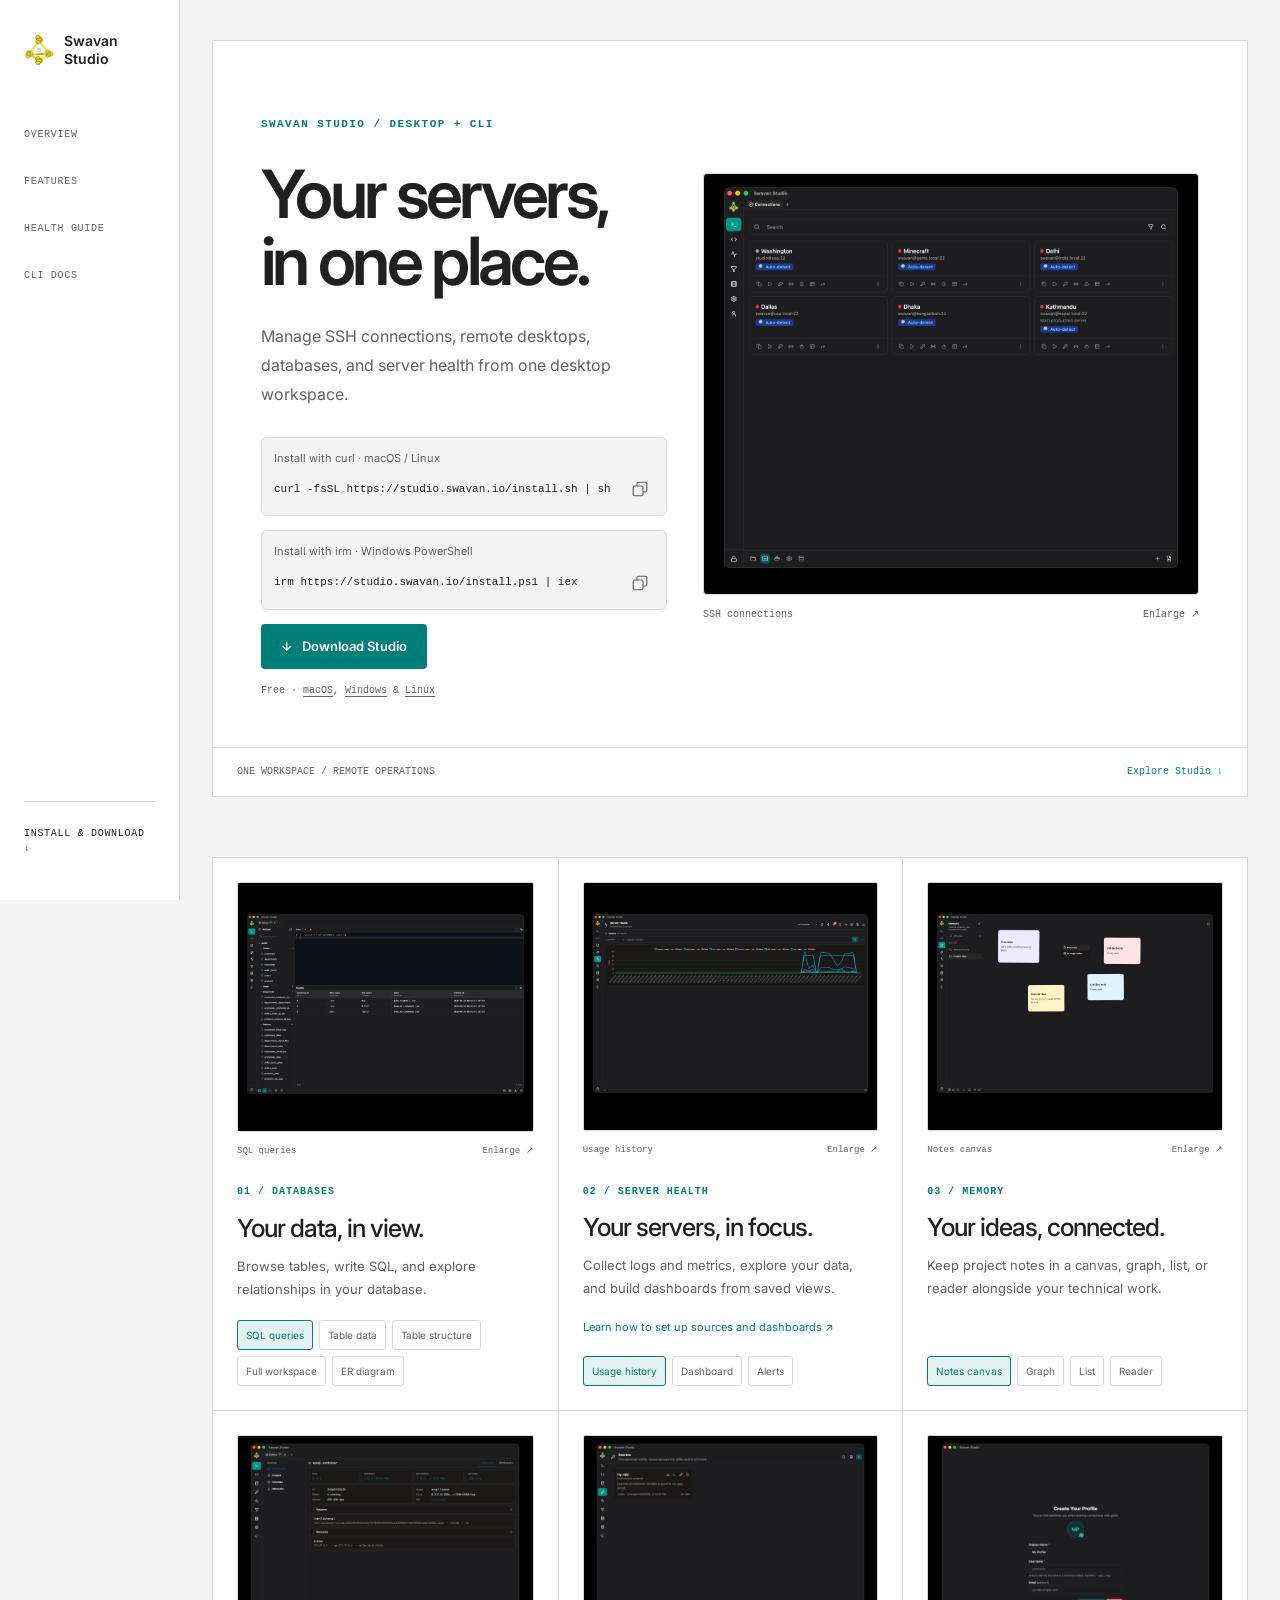
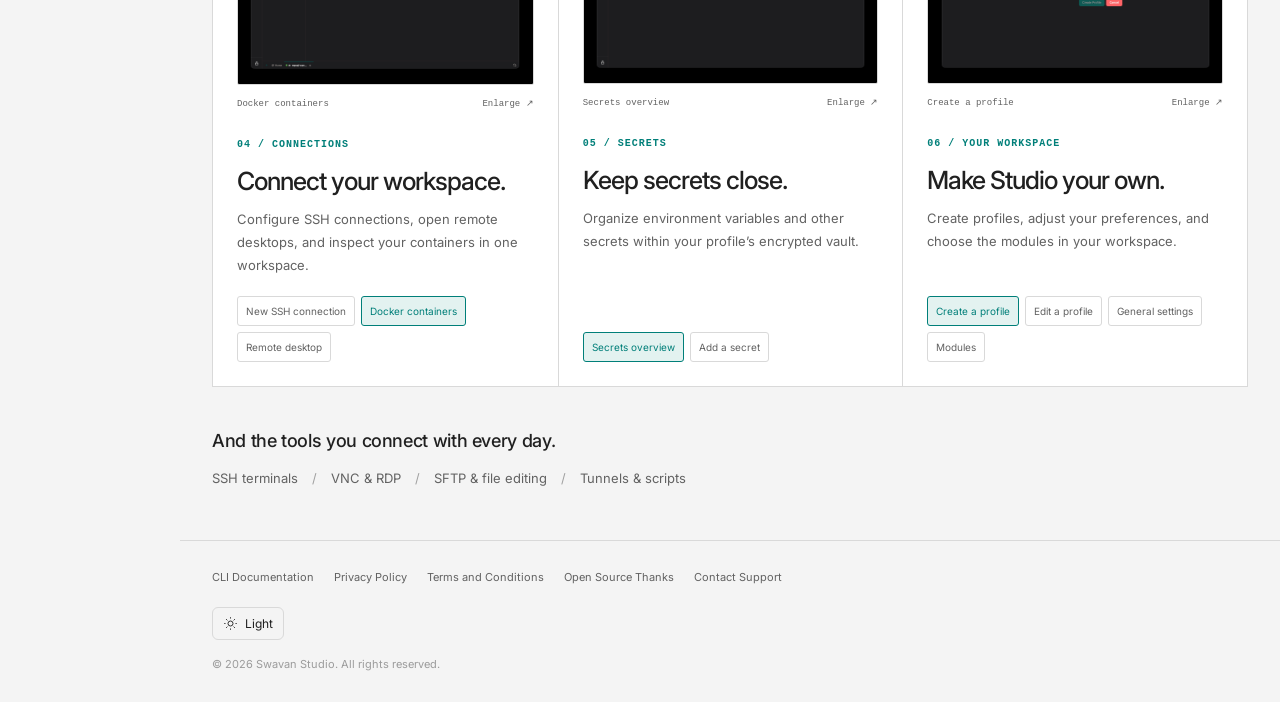
<file: index.html>
<!DOCTYPE html>
<html lang="en">
<head>
  <meta charset="UTF-8">
  <meta name="viewport" content="width=device-width, initial-scale=1.0">
  <meta name="color-scheme" content="light dark">
  <title>Swavan Studio - Free Remote Access Client for macOS, Windows & Linux</title>
  <meta name="description" content="Swavan Studio is a free, modern remote access client with SSH, VNC and RDP, a secure vault, tunneling, SFTP file browser, command snippets, and a desktop CLI. Available for macOS, Windows, and Linux.">
  <meta name="keywords" content="SSH client, SSH GUI, SSH terminal, SSH studio, SSH connection manager, SSH tunnel, SFTP client, remote terminal, secure shell, SSH key manager, port forwarding, free SSH client, macOS SSH, Windows SSH, Linux SSH, SSH app, GUI SSH client, SSH desktop app, SSH CLI, SSH agent authentication, biometric unlock, SSH key management, directory transfer, VNC client, RDP client, remote desktop, command snippets, split terminal, broadcast commands, connection tags">
  <meta name="author" content="Swavan">
  <meta name="robots" content="index, follow">
  <link rel="canonical" href="https://studio.swavan.io/">

  <!-- Open Graph / Facebook -->
  <meta property="og:type" content="website">
  <meta property="og:url" content="https://studio.swavan.io/">
  <meta property="og:title" content="Swavan Studio - Free SSH, VNC & RDP Client">
  <meta property="og:description" content="Modern SSH client with GUI terminal, remote desktop, secure vault, SSH tunneling, SFTP file browser, command snippets, and a desktop CLI. Free for macOS, Windows, and Linux.">
  <meta property="og:image" content="https://studio.swavan.io/public/icon.svg">
  <meta property="og:site_name" content="Swavan Studio">

  <!-- Twitter -->
  <meta name="twitter:card" content="summary">
  <meta name="twitter:title" content="Swavan Studio - Free SSH, VNC & RDP Client">
  <meta name="twitter:description" content="Modern SSH client with GUI terminal, remote desktop, secure vault, SSH tunneling, SFTP file browser, command snippets, and a desktop CLI. Free for macOS, Windows, and Linux.">
  <meta name="twitter:image" content="https://studio.swavan.io/public/icon.svg">

  <!-- Structured Data -->
  <script type="application/ld+json">
  {
    "@context": "https://schema.org",
    "@type": "SoftwareApplication",
    "name": "Swavan Studio",
    "applicationCategory": "DeveloperApplication",
    "operatingSystem": "macOS, Windows, Linux",
    "description": "Free, modern SSH client with GUI terminal emulator, remote desktop, encrypted vault, SSH tunneling, SFTP file browser, command snippets, remote file editor, and a desktop CLI.",
    "url": "https://studio.swavan.io/",
    "downloadUrl": "https://github.com/swavan/studio/releases/latest",
    "softwareVersion": "0.2.13",
    "offers": {
      "@type": "Offer",
      "price": "0",
      "priceCurrency": "USD"
    },
    "featureList": [
      "SSH connection management",
      "GUI terminal emulator",
      "SSH tunneling (local, remote, dynamic SOCKS)",
      "SFTP file browser and editor",
      "Encrypted credential vault",
      "Multi-session terminal tabs",
      "Split terminal panes",
      "Broadcast commands to multiple sessions",
      "VNC remote desktop viewer",
      "Command snippets library",
      "Connection tagging and filtering",
      "SSH host key verification (TOFU)",
      "50+ file type support",
      "SSH agent authentication",
      "Biometric vault unlock",
      "Recursive directory transfers",
      "RDP remote desktop",
      "Database connection manager",
      "Server health monitoring",
      "Terminal session recording",
      "Desktop CLI (s2s)"
    ],
    "screenshot": "https://studio.swavan.io/img/product/connections-overview.png"
  }
  </script>

  <link rel="icon" type="image/svg+xml" href="public/icon.svg">
  <link rel="preconnect" href="https://fonts.googleapis.com">
  <link rel="preconnect" href="https://fonts.gstatic.com" crossorigin>
  <link href="https://fonts.googleapis.com/css2?family=Inter:wght@300;400;500;600;700;800&display=swap" rel="stylesheet">
  <script>
    (() => {
      let theme = window.matchMedia('(prefers-color-scheme: dark)').matches ? 'dark' : 'light';
      try { const saved = localStorage.getItem('swavan-theme'); if (saved === 'light' || saved === 'dark') theme = saved; } catch (_) {}
      document.documentElement.dataset.theme = theme;
    })();
  </script>
  <style>
    :root { color-scheme: light; --bg: #f4f4f4; --text: #202020; --muted: #626262; --line: #d9d9d9; --accent: #007f79; --panel: #ffffff; --panel-soft: #e3f2f0; --button-bg: #007f79; --button-text: #ffffff; --button-hover: #006b66; --separator: #a0a0a0; --shadow: #0000000c; }
    :root[data-theme="dark"] { color-scheme: dark; --bg: #171717; --text: #eeeeee; --muted: #aaaaaa; --line: #343434; --accent: #00b5aa; --panel: #1e1e1e; --panel-soft: #24312f; --button-bg: #009d92; --button-text: #ffffff; --button-hover: #00877e; --separator: #686868; --shadow: #00000033; }
    .theme-toggle { display: inline-flex; align-items: center; gap: 7px; cursor: pointer; border: 1px solid var(--line); border-radius: 6px; padding: 6px 10px; background: transparent; color: var(--text); font-size: 12px; }
    .theme-toggle svg { width: 15px; height: 15px; fill: none; stroke: currentColor; stroke-width: 1.5; }
    .theme-toggle .moon { display: none; }
    [data-theme="dark"] .theme-toggle .sun { display: none; }
    [data-theme="dark"] .theme-toggle .moon { display: block; }
    * { box-sizing: border-box; margin: 0; padding: 0; }
    html { scroll-behavior: smooth; }
    body { background: var(--bg); color: var(--text); font-family: Inter, -apple-system, BlinkMacSystemFont, "Segoe UI", sans-serif; line-height: 1.6; }
    a { color: inherit; text-decoration: none; }
    button { font: inherit; }
    a:focus-visible, button:focus-visible, summary:focus-visible { outline: 2px solid var(--accent); outline-offset: 5px; }
    .container { width: min(1120px, calc(100% - 64px)); margin: auto; }
    .hero { padding: 64px 0 52px; max-width: 960px; }
    .eyebrow { font-size: 11px; font-weight: 600; letter-spacing: .13em; text-transform: uppercase; color: var(--accent); }
    h1 { font-size: clamp(34px, 4.5vw, 54px); line-height: 1.08; font-weight: 600; letter-spacing: -.055em; margin: 18px 0 22px; }
    .hero > p { max-width: 630px; font-size: 17px; line-height: 1.8; color: var(--muted); }
    .hero-actions { display: flex; align-items: center; flex-wrap: wrap; gap: 24px; margin-top: 28px; }
    .download-button { display: inline-flex; align-items: center; justify-content: center; gap: 10px; padding: 12px 20px; border-radius: 6px; background: var(--button-bg); color: var(--button-text); font-size: 13px; font-weight: 600; }
    .download-button:hover { background: var(--button-hover); }
    .hero-actions > span { font-size: 12px; color: var(--muted); }
    .install-section { border-top: 1px solid var(--line); padding: 44px 0 56px; scroll-margin-top: 24px; }
    .install-heading { display: flex; justify-content: space-between; align-items: center; gap: 32px; }
    .install-heading h2 { font-size: 26px; font-weight: 500; letter-spacing: -.03em; }
    .install-heading p { font-size: 13px; color: var(--muted); margin-top: 6px; }
    .platforms { display: flex; flex-wrap: wrap; gap: 16px; font-size: 13px; }
    .platforms a { padding-bottom: 3px; border-bottom: 1px solid var(--muted); }
    .cli-install { margin-top: 26px; }
    .cli-install summary { cursor: pointer; color: var(--muted); font-size: 12px; }
    .quick-install { margin-top: 18px; }
    .quick-install h3 { display: none; }
    .install-command { display: flex; align-items: center; gap: 12px; padding: 12px; margin-top: 8px; border: 1px solid var(--line); border-radius: 6px; }
    .install-label { font-size: 11px; min-width: 85px; color: var(--muted); }
    .install-command code { flex: 1; overflow-x: auto; white-space: nowrap; font-size: 12px; min-width: 0; }
    .copy-install-btn { flex-shrink: 0; background: transparent; color: var(--muted); border: 0; cursor: pointer; padding: 5px; }
    .copy-install-btn svg { display: block; width: 18px; height: 18px; stroke: currentColor; stroke-width: 1.6; fill: none; }
    .copy-install-btn.copied { color: var(--accent); }
    .footer { border-top: 1px solid var(--line); padding: 28px 0; }
    .footer-content { width: min(1120px, calc(100% - 64px)); margin: auto; }
    .footer-logo { display: none; }
    .footer .theme-toggle { margin-top: 20px; }
    .footer-links { display: flex; flex-wrap: wrap; gap: 20px; color: var(--muted); font-size: 11px; }
    .footer p { color: var(--muted); font-size: 11px; margin-top: 16px !important; }
    .visual-tour { display: grid; grid-template-columns: repeat(3, minmax(0, 1fr)); gap: 28px; padding: 0 0 40px; }
    .tour-stop { display: flex; flex-direction: column; min-width: 0; gap: 22px; }
    .tour-copy { max-width: none; }
    .tour-label { color: var(--accent); font-size: 11px; letter-spacing: .1em; font-weight: 600; }
    .tour-copy h2 { font-size: 25px; line-height: 1.15; letter-spacing: -.04em; font-weight: 500; margin: 16px 0; }
    .tour-copy p { font-size: 14px; line-height: 1.8; color: var(--muted); }
    .tour-detail { display: block; margin-top: 14px; font-size: 11px; color: var(--muted); }
    .tour-stop figure { min-width: 0; order: -1; width: 100%; }
    .tour-screen { display: block; border-radius: 10px; overflow: hidden; background: #000; box-shadow: 0 12px 24px var(--shadow); }
    .tour-screen img { width: 100%; height: auto; display: block; }
    .tour-stop figcaption { display: flex; justify-content: space-between; margin-top: 12px; color: var(--muted); font-size: 11px; }
    .connection-strip { padding: 28px 0 48px; }
    .connection-strip h2 { font-size: 18px; font-weight: 500; letter-spacing: -.02em; }
    .connection-strip p { color: var(--muted); font-size: 13px; margin: 12px 0; }
    .connection-strip p span { padding: 0 10px; color: var(--separator); }
    .connection-strip a { color: var(--accent); font-size: 12px; }
    .install-heading > div:first-child { max-width: 600px; }
    @media (max-width: 800px) {
      .visual-tour { grid-template-columns: 1fr; gap: 36px; }
      .tour-stop { gap: 18px; max-width: 620px; }
      .tour-copy { max-width: 520px; }
      .tour-copy h2 { font-size: 28px; margin: 10px 0; }
      .tour-detail { margin-top: 12px; }
    }
    @media (max-width: 640px) {
      .container, .footer-content { width: calc(100% - 36px); }
          .hero { padding: 44px 0 40px; } .hero > p { font-size: 15px; }
      .hero-actions { gap: 16px; }
      .install-heading { flex-direction: column; align-items: flex-start; gap: 20px; }
      .install-command { flex-wrap: wrap; } .install-label { width: 100%; }
      .connection-strip p { line-height: 2; }
      .connection-strip p span { padding: 0 4px; }
    }
    @media (prefers-reduced-motion: reduce) { html { scroll-behavior: auto; } }

    /* Reference-inspired workspace framing */
    .container { width: min(1280px, calc(100% - 64px)); }
    .hero { max-width: none; display: grid; grid-template-columns: 1fr 1fr; column-gap: 60px; margin: 40px 0 60px; padding: 56px 48px 0; border: 1px solid var(--line); background: var(--panel); }
    .hero-copy { padding: 12px 0 48px; }
    .eyebrow, .tour-label, .tour-detail, .tour-stop figcaption, .hero-foot, .workspace-map { font-family: SFMono-Regular, Menlo, Monaco, Consolas, monospace; }
    h1 { font-size: clamp(42px, 5.2vw, 72px); line-height: 1.02; letter-spacing: -.055em; margin: 26px 0; }
    .hero-copy > p { color: var(--muted); font-size: 16px; line-height: 1.8; max-width: 470px; }
    .hero-actions { align-items: flex-start; flex-direction: column; gap: 14px; }
    .download-button { border-radius: 4px; }
    .hero-actions > span { font-family: SFMono-Regular, Menlo, monospace; font-size: 10px; }
    .workspace-map { align-self: center; border: 1px solid var(--line); background: var(--bg); border-radius: 6px; overflow: hidden; min-width: 0; margin-bottom: 48px; }
    .workspace-title { display: flex; gap: 10px; align-items: center; padding: 14px; background: var(--panel-soft); font-size: 10px; letter-spacing: .04em; }
    .workspace-status { margin-left: auto; font-size: 8px; color: var(--muted); }
    .workspace-prompt { padding: 22px 20px 0; font-size: 11px; color: var(--muted); }
    .workspace-prompt > span { color: var(--accent); }
    .workspace-map-heading { padding: 16px 20px 20px; font-family: Inter, sans-serif; font-size: 22px; font-weight: 500; letter-spacing: -.03em; }
    .workspace-tools { display: grid; grid-template-columns: 1fr 1fr; gap: 10px; padding: 0 20px 24px; }
    .workspace-tools > span { padding: 10px; border: 1px solid var(--line); color: var(--accent); font-size: 10px; }
    .workspace-tools strong { color: var(--text); font-weight: 400; margin-left: 6px; }
    .workspace-foot { display: flex; justify-content: space-between; gap: 12px; padding: 12px 14px; border-top: 1px solid var(--line); color: var(--muted); font-size: 8px; }
    .hero-foot { grid-column: 1 / -1; display: flex; justify-content: space-between; gap: 20px; border-top: 1px solid var(--line); margin: 0 -48px; padding: 16px 24px; font-size: 10px; color: var(--muted); }
    .hero-foot a { color: var(--accent); }
    .visual-tour { gap: 0; padding-bottom: 0; border: 1px solid var(--line); scroll-margin-top: 24px; }
    .tour-stop { padding: 24px; gap: 24px; background: var(--panel); }
    .tour-stop + .tour-stop { border-left: 1px solid var(--line); }
    .tour-screen { border: 1px solid var(--line); border-radius: 2px; box-shadow: none; }
    .tour-copy h2 { font-size: 25px; margin: 12px 0; }
    .tour-copy p { font-size: 13px; }
    .tour-label { font-size: 10px; }
    .tour-detail { font-size: 9px; line-height: 1.8; }
    .tour-stop figcaption { font-size: 9px; }
    .connection-strip { padding: 40px 0; }
    .footer-content { width: min(1280px, calc(100% - 64px)); }
    @media (max-width: 950px) {
      .hero { grid-template-columns: 1fr; padding: 32px 28px 0; gap: 0; }
      .hero-copy { padding-bottom: 32px; }
      .workspace-map { margin-bottom: 32px; max-width: 600px; width: 100%; }
      .hero-foot { margin: 0 -28px; }
    }
    @media (max-width: 800px) {
      .visual-tour { grid-template-columns: 1fr; gap: 0; }
      .tour-stop { max-width: none; padding: 24px; }
      .tour-stop + .tour-stop { border-left: 0; border-top: 1px solid var(--line); }
    }
    @media (max-width: 640px) {
      .container, .footer-content { width: calc(100% - 32px); }
      .hero { margin: 16px 0 32px; padding: 28px 20px 0; }
      .hero-foot { margin: 0 -20px; padding: 14px 20px; font-size: 8px; }
      h1 { font-size: 44px; }
      .workspace-status { display: none; }
      .workspace-tools { padding: 0 12px 16px; gap: 8px; }
      .workspace-tools > span { font-size: 9px; padding: 8px; }
      .workspace-foot { font-size: 7px; }
      .tour-stop { padding: 20px; }
    }

    .hero { grid-template-columns: .9fr 1.1fr; column-gap: 36px; }
    .hero-figure { min-width: 0; align-self: center; margin-bottom: 48px; }
    .hero-screen { display: block; background: #000; border: 1px solid var(--line); border-radius: 4px; overflow: hidden; }
    .hero-screen img { display: block; width: 100%; height: auto; }
    .hero-figure figcaption { display: flex; justify-content: space-between; gap: 12px; margin-top: 12px; font: 10px/1.6 SFMono-Regular, Menlo, monospace; color: var(--muted); }
    .tour-stop { gap: 18px; }
    .tour-stop + .tour-stop { border-left: 0; }
    .tour-stop:not(:nth-child(3n + 1)) { border-left: 1px solid var(--line); }
    .tour-stop:nth-child(n + 4) { border-top: 1px solid var(--line); }
    .tour-screen img { aspect-ratio: 3550 / 2992; object-fit: contain; background: #000; }
    .screenshot-views { display: flex; flex-wrap: wrap; gap: 6px; margin-top: auto; }
    .view-button { cursor: pointer; background: transparent; border: 1px solid var(--line); border-radius: 3px; color: var(--muted); padding: 6px 8px; font-size: 10px; }
    .view-button:hover, .view-button[aria-pressed="true"] { background: var(--panel-soft); color: var(--accent); border-color: var(--accent); }
    @media (max-width: 950px) { .hero { grid-template-columns: 1fr; } .hero-figure { margin-bottom: 32px; width: 100%; max-width: 680px; } }
    @media (max-width: 800px) { .tour-stop:not(:nth-child(3n + 1)) { border-left: 0; } .tour-stop + .tour-stop { border-top: 1px solid var(--line); } }
    .hero-install-command { width: 100%; min-width: 0; margin-top: 0; flex-wrap: wrap; gap: 8px; background: var(--bg); }
    .hero-install-command .install-label { width: 100%; }
    .hero-install-command code { font-size: 11px; }
    .hero-platforms a { text-decoration: underline; text-underline-offset: 3px; }
    .hero-platforms a:hover { color: var(--accent); }
    .screenshot-viewer { width: min(1440px, calc(100vw - 32px)); max-width: none; max-height: calc(100dvh - 32px); margin: auto; padding: 0; border: 1px solid #3a3a3a; border-radius: 6px; background: #1e1e1e; color: #eee; }
    .screenshot-viewer::backdrop { background: #000c; }
    .viewer-toolbar { display: flex; align-items: center; justify-content: space-between; gap: 16px; padding: 12px 16px; border-bottom: 1px solid #343434; }
    .viewer-toolbar h2 { font-size: 13px; font-weight: 500; }
    .viewer-close { cursor: pointer; border: 1px solid #555; border-radius: 4px; background: #292929; color: #eee; padding: 6px 12px; font-size: 12px; }
    .screenshot-viewer img { display: block; width: 100%; height: auto; max-height: calc(100dvh - 104px); object-fit: contain; background: #1e1e1e; }
    .site-sidebar { position: fixed; inset: 0 auto 0 0; width: 180px; padding: 32px 24px; border-right: 1px solid var(--line); background: var(--panel); display: flex; flex-direction: column; gap: 48px; z-index: 10; }
    .sidebar-brand { display: flex; align-items: center; gap: 10px; font-size: 14px; line-height: 1.25; font-weight: 600; }
    .sidebar-brand img { width: 30px; height: 30px; }
    .sidebar-options { display: flex; flex-direction: column; gap: 8px; }
    .sidebar-options a, .sidebar-download { padding: 12px 0; font: 10px/1.5 SFMono-Regular, Menlo, Monaco, Consolas, monospace; letter-spacing: .07em; text-transform: uppercase; color: var(--muted); }
    .sidebar-options a:hover, .sidebar-options a[aria-current], .sidebar-download:hover { color: var(--accent); }
    .sidebar-download { margin-top: auto; border-top: 1px solid var(--line); padding-top: 24px; color: var(--text); }
    body { padding-left: 180px; }
    #overview, #download { scroll-margin-top: 24px; }
    @media (min-width: 951px) and (max-width: 1200px) { .hero { column-gap: 24px; padding: 40px 28px 0; } .hero-foot { margin: 0 -28px; } h1 { font-size: 52px; } }
    @media (max-width: 800px) {
      body { padding-left: 0; }
      .site-sidebar { position: static; width: 100%; padding: 16px; border-right: 0; border-bottom: 1px solid var(--line); gap: 14px; }
      .sidebar-options { flex-direction: row; flex-wrap: wrap; gap: 8px 20px; }
      .sidebar-options a { padding: 4px 0; }
      .sidebar-download { margin-top: 0; border: 0; padding: 4px 0; }
    }
    .health-guide-link { color: var(--accent); font-size: 11px; }
  </style>
</head>
<body>
  <aside class="site-sidebar" aria-label="Site navigation">
    <a class="sidebar-brand" href="#overview" aria-label="Swavan Studio home"><img src="public/icon.svg" alt=""><span>Swavan<br>Studio</span></a>
    <nav class="sidebar-options" aria-label="Main options">
      <a href="#overview">Overview</a>
      <a href="#product-tour">Features</a>
      <a href="health.html">Health guide</a>
      <a href="docs.html">CLI docs</a>
    </nav>
    <a class="sidebar-download" href="#download">Install &amp; download ↓</a>
  </aside>
  <div class="container">
    <main>
      <section class="hero" id="overview" aria-labelledby="intro-heading">
        <div class="hero-copy">
        <span class="eyebrow">Swavan Studio / Desktop + CLI</span>
        <h1 id="intro-heading">Your servers,<br>in one place.</h1>
        <p>Manage SSH connections, remote desktops, databases, and server health from one desktop workspace.</p>
        <div class="hero-actions" id="download">
          <div class="install-command hero-install-command" data-installer="unix">
            <span class="install-label">Install with curl · macOS / Linux</span>
            <code>curl -fsSL https://studio.swavan.io/install.sh | sh</code>
            <button type="button" class="copy-install-btn" aria-label="Copy macOS and Linux install command" title="Copy install command">
              <svg aria-hidden="true" viewBox="0 0 24 24"><path d="M8 8V5a2 2 0 0 1 2-2h9a2 2 0 0 1 2 2v9a2 2 0 0 1-2 2h-3m-8-8H5a2 2 0 0 0-2 2v9a2 2 0 0 0 2 2h9a2 2 0 0 0 2-2v-3m-8-8h6a2 2 0 0 1 2 2v6"/></svg>
            </button>
          </div>
          <div class="install-command hero-install-command" data-installer="windows">
            <span class="install-label">Install with irm · Windows PowerShell</span>
            <code>irm https://studio.swavan.io/install.ps1 | iex</code>
            <button type="button" class="copy-install-btn" aria-label="Copy Windows install command" title="Copy install command">
              <svg aria-hidden="true" viewBox="0 0 24 24"><path d="M8 8V5a2 2 0 0 1 2-2h9a2 2 0 0 1 2 2v9a2 2 0 0 1-2 2h-3m-8-8H5a2 2 0 0 0-2 2v9a2 2 0 0 0 2 2h9a2 2 0 0 0 2-2v-3m-8-8h6a2 2 0 0 1 2 2v6"/></svg>
            </button>
          </div>
          <a href="https://github.com/swavan/studio/releases/latest" id="hero-download-btn" class="download-button"><span class="download-icon" aria-hidden="true">↓</span><span class="download-text">Download Studio</span></a>
          <span class="hero-platforms">Free · <a href="https://github.com/swavan/studio/releases/latest" class="platform-link" data-os="macos" aria-label="Download Studio for macOS">macOS</a>, <a href="https://github.com/swavan/studio/releases/latest" class="platform-link" data-os="windows" aria-label="Download Studio for Windows">Windows</a> &amp; <a href="https://github.com/swavan/studio/releases/latest" class="platform-link" data-os="linux" aria-label="Download Studio for Linux">Linux</a></span>
        </div>
        </div>
        <figure class="hero-figure"><a class="hero-screen" href="img/product/connections-overview.png" target="_blank" rel="noopener" aria-label="View full-size SSH connections screenshot"><img src="img/product/connections-overview.png" alt="Swavan Studio — SSH connections" width="2784" height="2368" fetchpriority="high"></a><figcaption><span>SSH connections</span><a href="img/product/connections-overview.png" target="_blank" rel="noopener">Enlarge ↗</a></figcaption></figure>
        <div class="hero-foot"><span>ONE WORKSPACE / REMOTE OPERATIONS</span><a href="#product-tour">Explore Studio ↓</a></div>
      </section>
      <section class="visual-tour" id="product-tour" aria-label="A visual tour of Swavan Studio">
        <article class="tour-stop">
          <div class="tour-copy"><span class="tour-label">01 / DATABASES</span><h2>Your data, in view.</h2><p>Browse tables, write SQL, and explore relationships in your database.</p></div>
          <figure><a class="tour-screen" href="img/product/db-db-query.png" target="_blank" rel="noopener" aria-label="View full-size SQL queries screenshot"><img src="img/product/db-db-query.png" alt="Swavan Studio — SQL queries" width="3550" height="2392" loading="lazy"></a><figcaption><span>SQL queries</span><a href="img/product/db-db-query.png" target="_blank" rel="noopener">Enlarge ↗</a></figcaption></figure>
          <div class="screenshot-views" role="group" aria-label="databases screenshot views"><button type="button" class="view-button" aria-pressed="true" data-image="img/product/db-db-query.png" data-width="3550" data-height="2392">SQL queries</button><button type="button" class="view-button" aria-pressed="false" data-image="img/product/db-db-data.png" data-width="3550" data-height="2392">Table data</button><button type="button" class="view-button" aria-pressed="false" data-image="img/product/db-db-structure.png" data-width="3550" data-height="2392">Table structure</button><button type="button" class="view-button" aria-pressed="false" data-image="img/product/db-db-fullmode.png" data-width="3550" data-height="2392">Full workspace</button><button type="button" class="view-button" aria-pressed="false" data-image="img/product/db-database-er.png" data-width="3550" data-height="2392">ER diagram</button></div>
        </article>
        <article class="tour-stop">
          <div class="tour-copy"><span class="tour-label">02 / SERVER HEALTH</span><h2>Your servers, in focus.</h2><p>Collect logs and metrics, explore your data, and build dashboards from saved views.</p></div>
          <figure><a class="tour-screen" href="img/product/health-timeseries.png" target="_blank" rel="noopener" aria-label="View full-size Usage history screenshot"><img src="img/product/health-timeseries.png" alt="Swavan Studio — Usage history" width="3550" height="2392" loading="lazy"></a><figcaption><span>Usage history</span><a href="img/product/health-timeseries.png" target="_blank" rel="noopener">Enlarge ↗</a></figcaption></figure>
          <a class="health-guide-link" href="health.html">Learn how to set up sources and dashboards ↗</a>
          <div class="screenshot-views" role="group" aria-label="server health screenshot views"><button type="button" class="view-button" aria-pressed="true" data-image="img/product/health-timeseries.png" data-width="3550" data-height="2392">Usage history</button><button type="button" class="view-button" aria-pressed="false" data-image="img/product/health-dashboard.png" data-width="3550" data-height="2392">Dashboard</button><button type="button" class="view-button" aria-pressed="false" data-image="img/product/health-alert.png" data-width="3550" data-height="2392">Alerts</button></div>
        </article>
        <article class="tour-stop">
          <div class="tour-copy"><span class="tour-label">03 / MEMORY</span><h2>Your ideas, connected.</h2><p>Keep project notes in a canvas, graph, list, or reader alongside your technical work.</p></div>
          <figure><a class="tour-screen" href="img/product/memory-sticky.png" target="_blank" rel="noopener" aria-label="View full-size Notes canvas screenshot"><img src="img/product/memory-sticky.png" alt="Swavan Studio — Notes canvas" width="3550" height="2392" loading="lazy"></a><figcaption><span>Notes canvas</span><a href="img/product/memory-sticky.png" target="_blank" rel="noopener">Enlarge ↗</a></figcaption></figure>
          <div class="screenshot-views" role="group" aria-label="memory screenshot views"><button type="button" class="view-button" aria-pressed="true" data-image="img/product/memory-sticky.png" data-width="3550" data-height="2392">Notes canvas</button><button type="button" class="view-button" aria-pressed="false" data-image="img/product/memory-graph.png" data-width="3462" data-height="2304">Graph</button><button type="button" class="view-button" aria-pressed="false" data-image="img/product/memory-list.png" data-width="3550" data-height="2392">List</button><button type="button" class="view-button" aria-pressed="false" data-image="img/product/memory-reader.png" data-width="3550" data-height="2392">Reader</button></div>
        </article>
        <article class="tour-stop">
          <div class="tour-copy"><span class="tour-label">04 / CONNECTIONS</span><h2>Connect your workspace.</h2><p>Configure SSH connections, open remote desktops, and inspect your containers in one workspace.</p></div>
          <figure><a class="tour-screen" href="img/product/connections-dockercontainer.png" target="_blank" rel="noopener" aria-label="View full-size Docker containers screenshot"><img src="img/product/connections-dockercontainer.png" alt="Swavan Studio — Docker containers" width="2784" height="2368" loading="lazy"></a><figcaption><span>Docker containers</span><a href="img/product/connections-dockercontainer.png" target="_blank" rel="noopener">Enlarge ↗</a></figcaption></figure>
          <div class="screenshot-views" role="group" aria-label="connections screenshot views"><button type="button" class="view-button" aria-pressed="false" data-image="img/product/connections-new-ssh.png" data-width="2784" data-height="2368">New SSH connection</button><button type="button" class="view-button" aria-pressed="true" data-image="img/product/connections-dockercontainer.png" data-width="2784" data-height="2368">Docker containers</button><button type="button" class="view-button" aria-pressed="false" data-image="img/product/connections-rdp-connecting.png" data-width="2784" data-height="2368">Remote desktop</button></div>
        </article>
        <article class="tour-stop">
          <div class="tour-copy"><span class="tour-label">05 / SECRETS</span><h2>Keep secrets close.</h2><p>Organize environment variables and other secrets within your profile’s encrypted vault.</p></div>
          <figure><a class="tour-screen" href="img/product/secret-view.png" target="_blank" rel="noopener" aria-label="View full-size Secrets overview screenshot"><img src="img/product/secret-view.png" alt="Swavan Studio — Secrets overview" width="2784" height="2368" loading="lazy"></a><figcaption><span>Secrets overview</span><a href="img/product/secret-view.png" target="_blank" rel="noopener">Enlarge ↗</a></figcaption></figure>
          <div class="screenshot-views" role="group" aria-label="secrets screenshot views"><button type="button" class="view-button" aria-pressed="true" data-image="img/product/secret-view.png" data-width="2784" data-height="2368">Secrets overview</button><button type="button" class="view-button" aria-pressed="false" data-image="img/product/secret-add.png" data-width="2784" data-height="2368">Add a secret</button></div>
        </article>
        <article class="tour-stop">
          <div class="tour-copy"><span class="tour-label">06 / YOUR WORKSPACE</span><h2>Make Studio your own.</h2><p>Create profiles, adjust your preferences, and choose the modules in your workspace.</p></div>
          <figure><a class="tour-screen" href="img/product/profile-createprofile.png" target="_blank" rel="noopener" aria-label="View full-size Create a profile screenshot"><img src="img/product/profile-createprofile.png" alt="Swavan Studio — Create a profile" width="2784" height="2368" loading="lazy"></a><figcaption><span>Create a profile</span><a href="img/product/profile-createprofile.png" target="_blank" rel="noopener">Enlarge ↗</a></figcaption></figure>
          <div class="screenshot-views" role="group" aria-label="your workspace screenshot views"><button type="button" class="view-button" aria-pressed="true" data-image="img/product/profile-createprofile.png" data-width="2784" data-height="2368">Create a profile</button><button type="button" class="view-button" aria-pressed="false" data-image="img/product/profile-editprofile.png" data-width="2784" data-height="2368">Edit a profile</button><button type="button" class="view-button" aria-pressed="false" data-image="img/product/setting-general.png" data-width="2784" data-height="2368">General settings</button><button type="button" class="view-button" aria-pressed="false" data-image="img/product/setting-modules.png" data-width="2784" data-height="2368">Modules</button></div>
        </article>
      </section>
      <section class="connection-strip" aria-label="Remote connection tools">
        <h2>And the tools you connect with every day.</h2>
        <p>SSH terminals <span> / </span> VNC &amp; RDP <span> / </span> SFTP &amp; file editing <span> / </span> Tunnels &amp; scripts</p>
      </section>
    </main>
  </div>
  <dialog class="screenshot-viewer" id="screenshot-viewer" aria-labelledby="viewer-title">
    <div class="viewer-toolbar"><h2 id="viewer-title">Studio screenshot</h2><button type="button" class="viewer-close" aria-label="Close screenshot viewer">Close ×</button></div>
    <img id="viewer-image" alt="">
  </dialog>
  <!-- Footer -->
  <footer class="footer">
    <div class="footer-content">
      <div class="footer-logo">
        <img src="public/icon.svg" alt="Swavan Studio Logo" style="width: 32px; height: 32px;">
        <span class="logo-text">Swavan Studio</span>
      </div>
      <div class="footer-links">
        <a href="docs.html">CLI Documentation</a>
        <a href="privacy-policy.html" target="_blank" rel="noopener noreferrer">Privacy Policy</a>
        <a href="terms-and-conditions.html" target="_blank" rel="noopener noreferrer">Terms and Conditions</a>
        <a href="thanks.html" target="_blank" rel="noopener noreferrer">Open Source Thanks</a>
        <a href="mailto:studio@swavan.io">Contact Support</a>
      </div>
      <button type="button" class="theme-toggle" id="theme-toggle" aria-label="Switch to dark theme"><svg class="sun" viewBox="0 0 24 24" aria-hidden="true"><circle cx="12" cy="12" r="4"/><path d="M12 2v2m0 16v2M2 12h2m16 0h2M5 5l2 2m10 10 2 2M5 19l2-2M17 7l2-2"/></svg><svg class="moon" viewBox="0 0 24 24" aria-hidden="true"><path d="M20 14A8 8 0 0 1 10 4a8 8 0 1 0 10 10Z"/></svg><span id="theme-label">Light</span></button>
      <p style="margin-top: 2rem; opacity: 0.6;">© 2026 Swavan Studio. All rights reserved.</p>
    </div>
  </footer>

  <script>

    const screenshotViewer = document.getElementById('screenshot-viewer');
    const viewerImage = document.getElementById('viewer-image');
    document.querySelectorAll('.hero-figure a, .tour-stop figure a').forEach(link => {
      link.addEventListener('click', event => {
        if (event.ctrlKey || event.metaKey || event.shiftKey || event.altKey) return;
        event.preventDefault();
        const sourceImage = link.closest('figure').querySelector('img');
        viewerImage.src = sourceImage.src;
        viewerImage.alt = sourceImage.alt;
        document.getElementById('viewer-title').textContent = link.closest('figure').querySelector('figcaption span').textContent;
        screenshotViewer.showModal();
      });
    });
    screenshotViewer.querySelector('.viewer-close').addEventListener('click', () => screenshotViewer.close());
    screenshotViewer.addEventListener('click', event => {
      if (event.target !== screenshotViewer) return;
      const bounds = screenshotViewer.getBoundingClientRect();
      if (event.clientX < bounds.left || event.clientX > bounds.right || event.clientY < bounds.top || event.clientY > bounds.bottom) screenshotViewer.close();
    });

    document.querySelectorAll('.screenshot-views').forEach(group => {
      group.addEventListener('click', event => {
        const button = event.target.closest('button[data-image]');
        if (!button) return;
        const card = group.closest('.tour-stop');
        const image = card.querySelector('.tour-screen img');
        const label = button.textContent;
        image.src = button.dataset.image;
        image.width = Number(button.dataset.width);
        image.height = Number(button.dataset.height);
        image.alt = `Swavan Studio — ${label}`;
        card.querySelector('.tour-screen').href = button.dataset.image;
        card.querySelector('.tour-screen').setAttribute('aria-label', `View full-size ${label} screenshot`);
        card.querySelector('figcaption span').textContent = label;
        card.querySelector('figcaption a').href = button.dataset.image;
        group.querySelectorAll('button').forEach(view => view.setAttribute('aria-pressed', String(view === button)));
      });
    });

    const themeButton = document.getElementById('theme-toggle');
    const systemTheme = window.matchMedia('(prefers-color-scheme: dark)');
    function updateThemeControl() {
      const dark = document.documentElement.dataset.theme === 'dark';
      document.getElementById('theme-label').textContent = dark ? 'Dark' : 'Light';
      themeButton.setAttribute('aria-label', dark ? 'Switch to light theme' : 'Switch to dark theme');
    }
    themeButton.addEventListener('click', () => {
      const next = document.documentElement.dataset.theme === 'dark' ? 'light' : 'dark';
      document.documentElement.dataset.theme = next;
      try { localStorage.setItem('swavan-theme', next); } catch (_) {}
      updateThemeControl();
    });
    systemTheme.addEventListener('change', event => {
      try { const saved = localStorage.getItem('swavan-theme'); if (saved === 'light' || saved === 'dark') return; } catch (_) {}
      document.documentElement.dataset.theme = event.matches ? 'dark' : 'light';
      updateThemeControl();
    });
    updateThemeControl();

    // Download URLs - will be populated from GitHub API
    let downloadLinks = {
      macos: null,
      windows: null,
      linux: null
    };

    const osNames = {
      macos: 'macOS',
      windows: 'Windows',
      linux: 'Linux'
    };

    const osIcons = {
      macos: '🍎',
      windows: '🪟',
      linux: '🐧'
    };

    // Fetch latest release from GitHub API
    async function fetchLatestRelease() {
      try {
        const response = await fetch('https://api.github.com/repos/swavan/studio/releases/latest');
        const release = await response.json();
        
        if (release.assets) {
          release.assets.forEach(asset => {
            const name = asset.name.toLowerCase();
            if (name.endsWith('.dmg')) {
              downloadLinks.macos = asset.browser_download_url;
            } else if (name.endsWith('.msi')) {
              downloadLinks.windows = asset.browser_download_url;
            } else if (name.endsWith('.exe') && !downloadLinks.windows) {
              downloadLinks.windows = asset.browser_download_url;
            } else if (name.endsWith('.appimage') && (name.includes('amd64') || name.includes('x86_64'))) {
              downloadLinks.linux = asset.browser_download_url;
            } else if (name.endsWith('.appimage') && !downloadLinks.linux) {
              downloadLinks.linux = asset.browser_download_url;
            }
          });
        }
      } catch (error) {
        console.error('Failed to fetch latest release:', error);
      }
    }

    function detectOS() {
      const userAgent = navigator.userAgent.toLowerCase();
      const platform = navigator.platform.toLowerCase();
      
      if (platform.includes('mac') || userAgent.includes('mac')) {
        return 'macos';
      } else if (platform.includes('win') || userAgent.includes('win')) {
        return 'windows';
      } else if (platform.includes('linux') || userAgent.includes('linux')) {
        return 'linux';
      }
      return null;
    }

    function updateDownloadButtons() {
      const detectedOS = detectOS();
      const heroBtn = document.getElementById('hero-download-btn');
      const ctaBtn = document.getElementById('cta-download-btn');
      const heroPlatforms = document.getElementById('other-platforms-hero');
      const ctaPlatforms = document.getElementById('other-platforms-cta');

      if (detectedOS && downloadLinks[detectedOS]) {
        // Update hero button
        if (heroBtn) {
          heroBtn.href = downloadLinks[detectedOS];
          heroBtn.querySelector('.download-icon').textContent = osIcons[detectedOS];
          heroBtn.querySelector('.download-text').textContent = `Download for ${osNames[detectedOS]}`;
        }

        // Update CTA button
        if (ctaBtn) {
          ctaBtn.href = downloadLinks[detectedOS];
          ctaBtn.querySelector('.download-icon').textContent = osIcons[detectedOS];
          ctaBtn.querySelector('.download-text').textContent = `Download for ${osNames[detectedOS]}`;
        }

      } else {
        // No OS detected, default to macOS download
        if (heroBtn && downloadLinks.macos) {
          heroBtn.href = downloadLinks.macos;
          heroBtn.querySelector('.download-icon').textContent = osIcons.macos;
          heroBtn.querySelector('.download-text').textContent = `Download for macOS`;
        }
        if (ctaBtn && downloadLinks.macos) {
          ctaBtn.href = downloadLinks.macos;
          ctaBtn.querySelector('.download-icon').textContent = osIcons.macos;
          ctaBtn.querySelector('.download-text').textContent = `Download for macOS`;
        }
      }
    }


    async function copyInstallCommand(button) {
      const command = button.closest('.install-command')?.querySelector('code')?.textContent?.trim();
      if (!command) return;

      try {
        await navigator.clipboard.writeText(command);
        button.classList.add('copied');
        button.setAttribute('aria-label', 'Install command copied');
        button.title = 'Copied';
        window.setTimeout(() => {
          button.classList.remove('copied');
          const platform = button.closest('.install-command')?.dataset.installer === 'windows'
            ? 'Windows'
            : 'macOS and Linux';
          button.setAttribute('aria-label', `Copy ${platform} install command`);
          button.title = 'Copy install command';
        }, 2000);
      } catch (error) {
        console.error('Failed to copy install command:', error);
      }
    }

    function initInstallCommandCopyButtons() {
      document.querySelectorAll('.copy-install-btn').forEach((button) => {
        button.addEventListener('click', () => copyInstallCommand(button));
      });
    }


    initInstallCommandCopyButtons();
    fetchLatestRelease().then(() => {
      updateDownloadButtons();
      document.querySelectorAll('.platform-link[data-os]').forEach(link => {
        if (downloadLinks[link.dataset.os]) link.href = downloadLinks[link.dataset.os];
      });
    });
  </script>
</body>
</html>
</file>
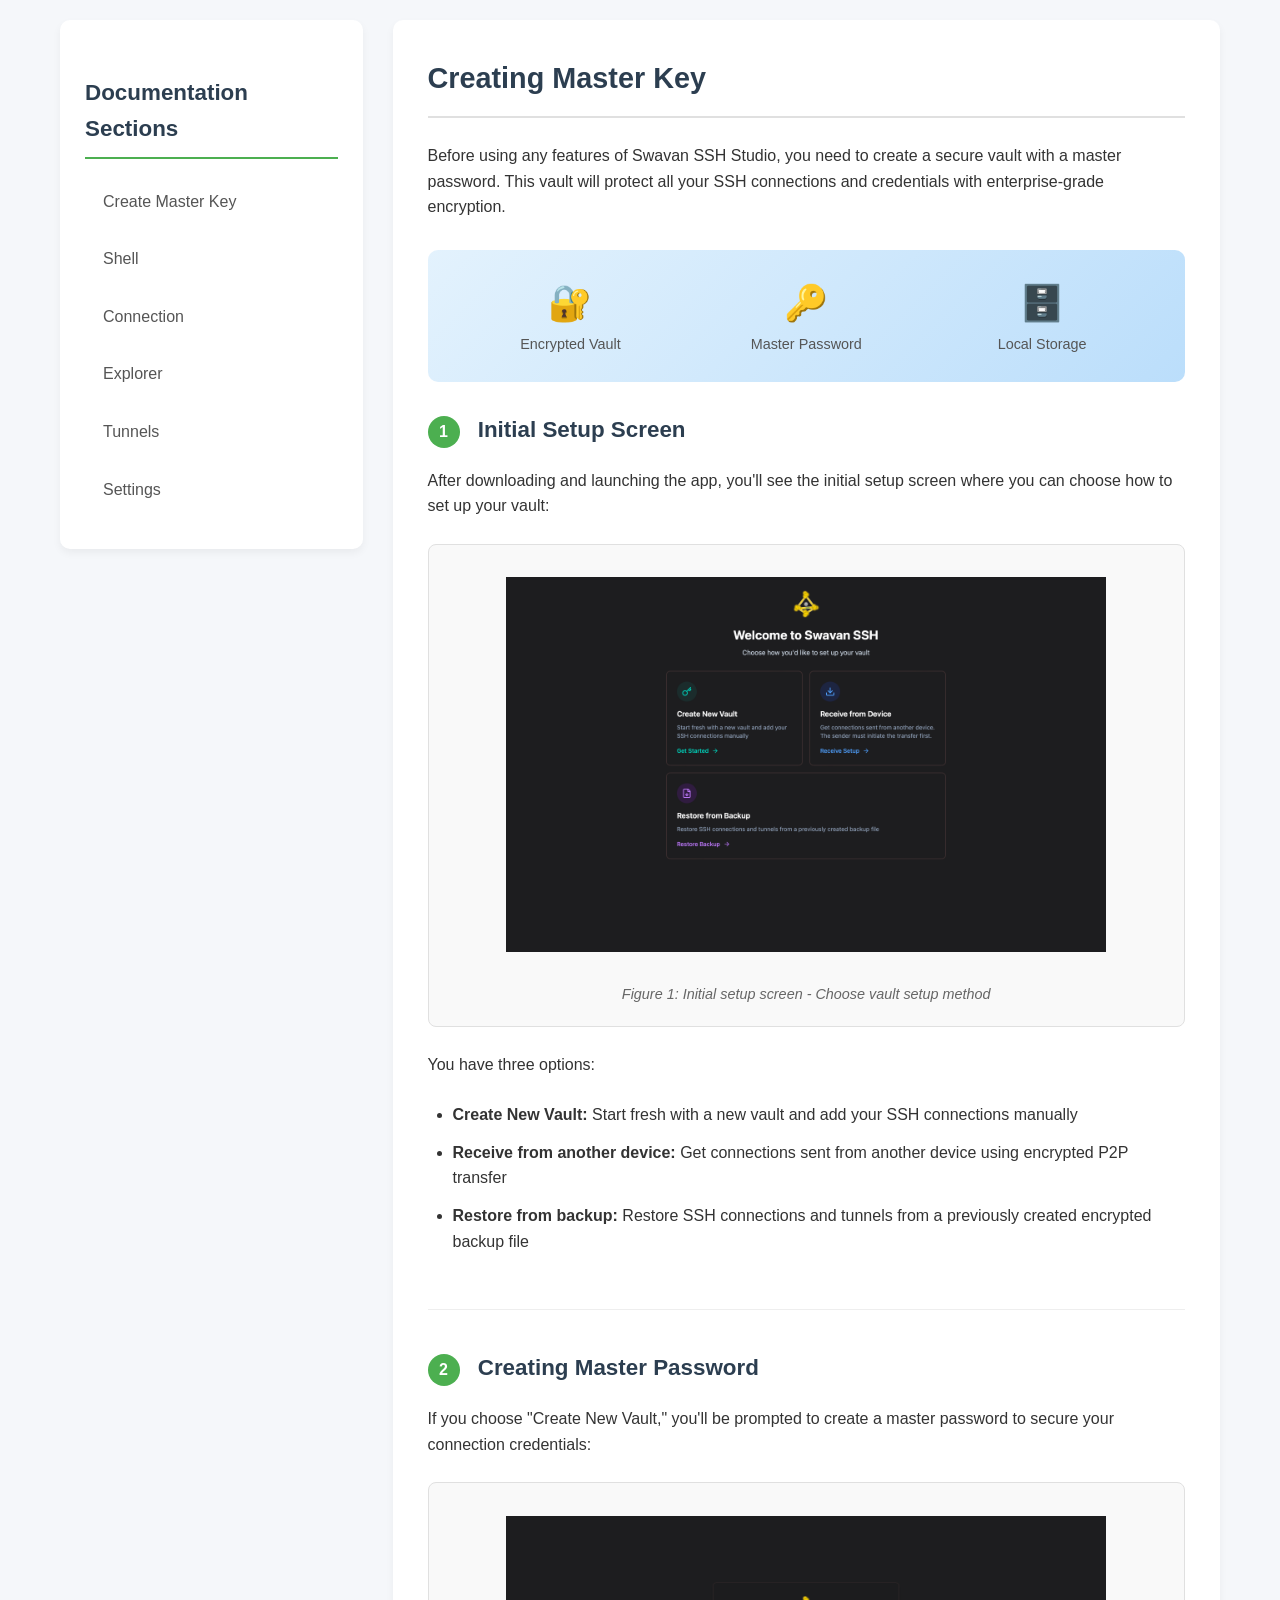
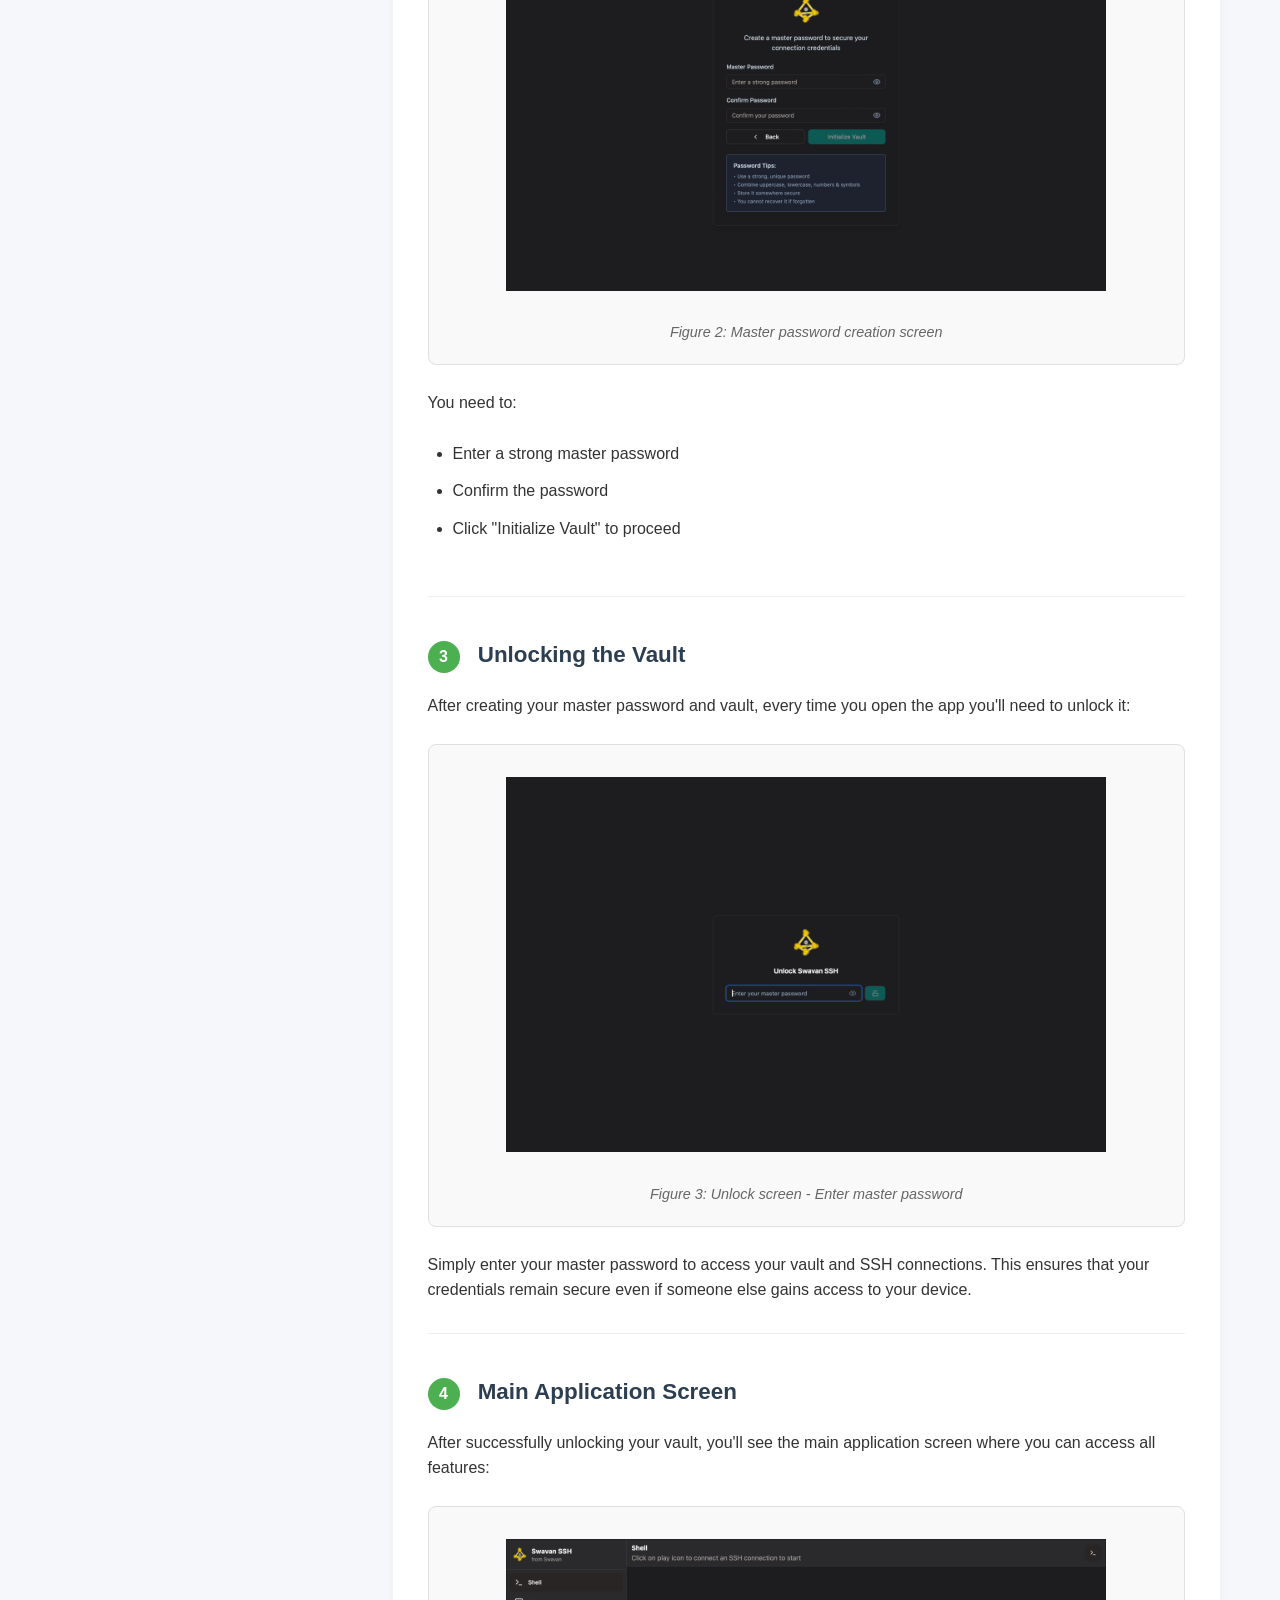
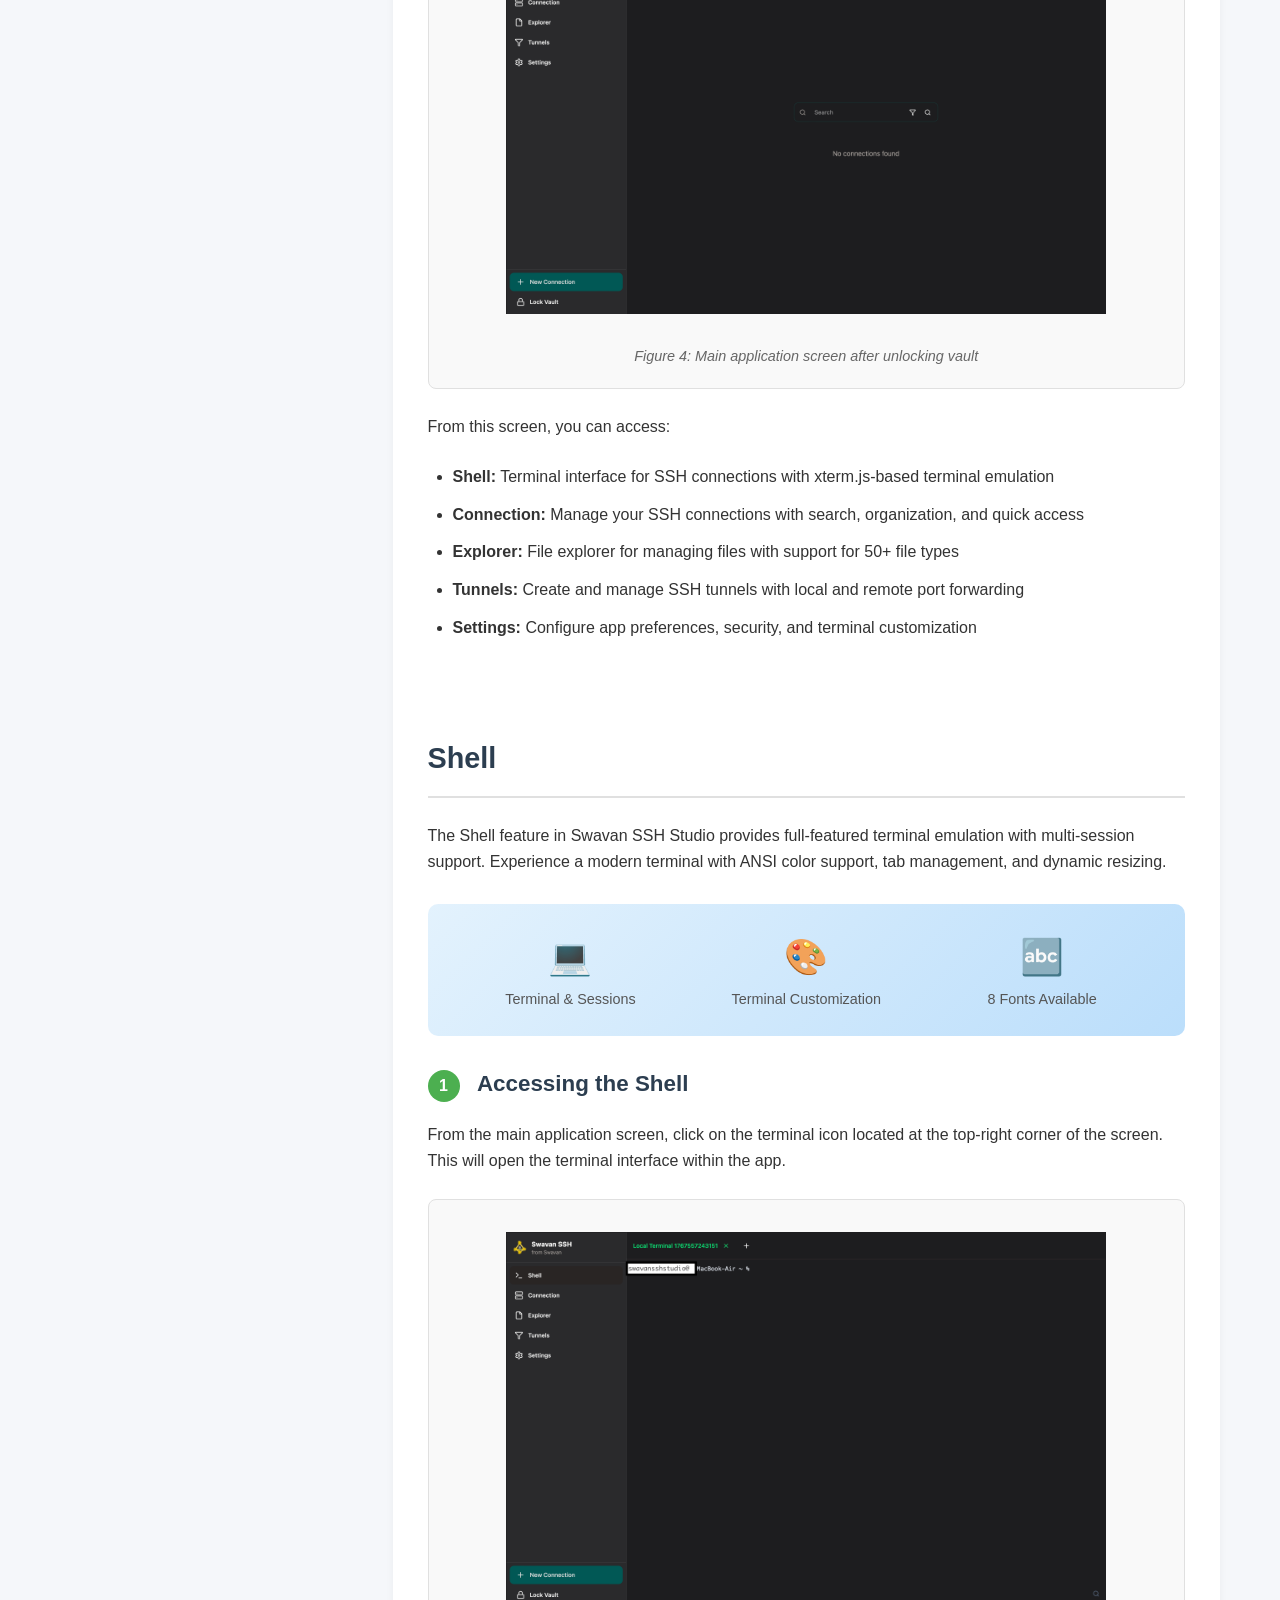
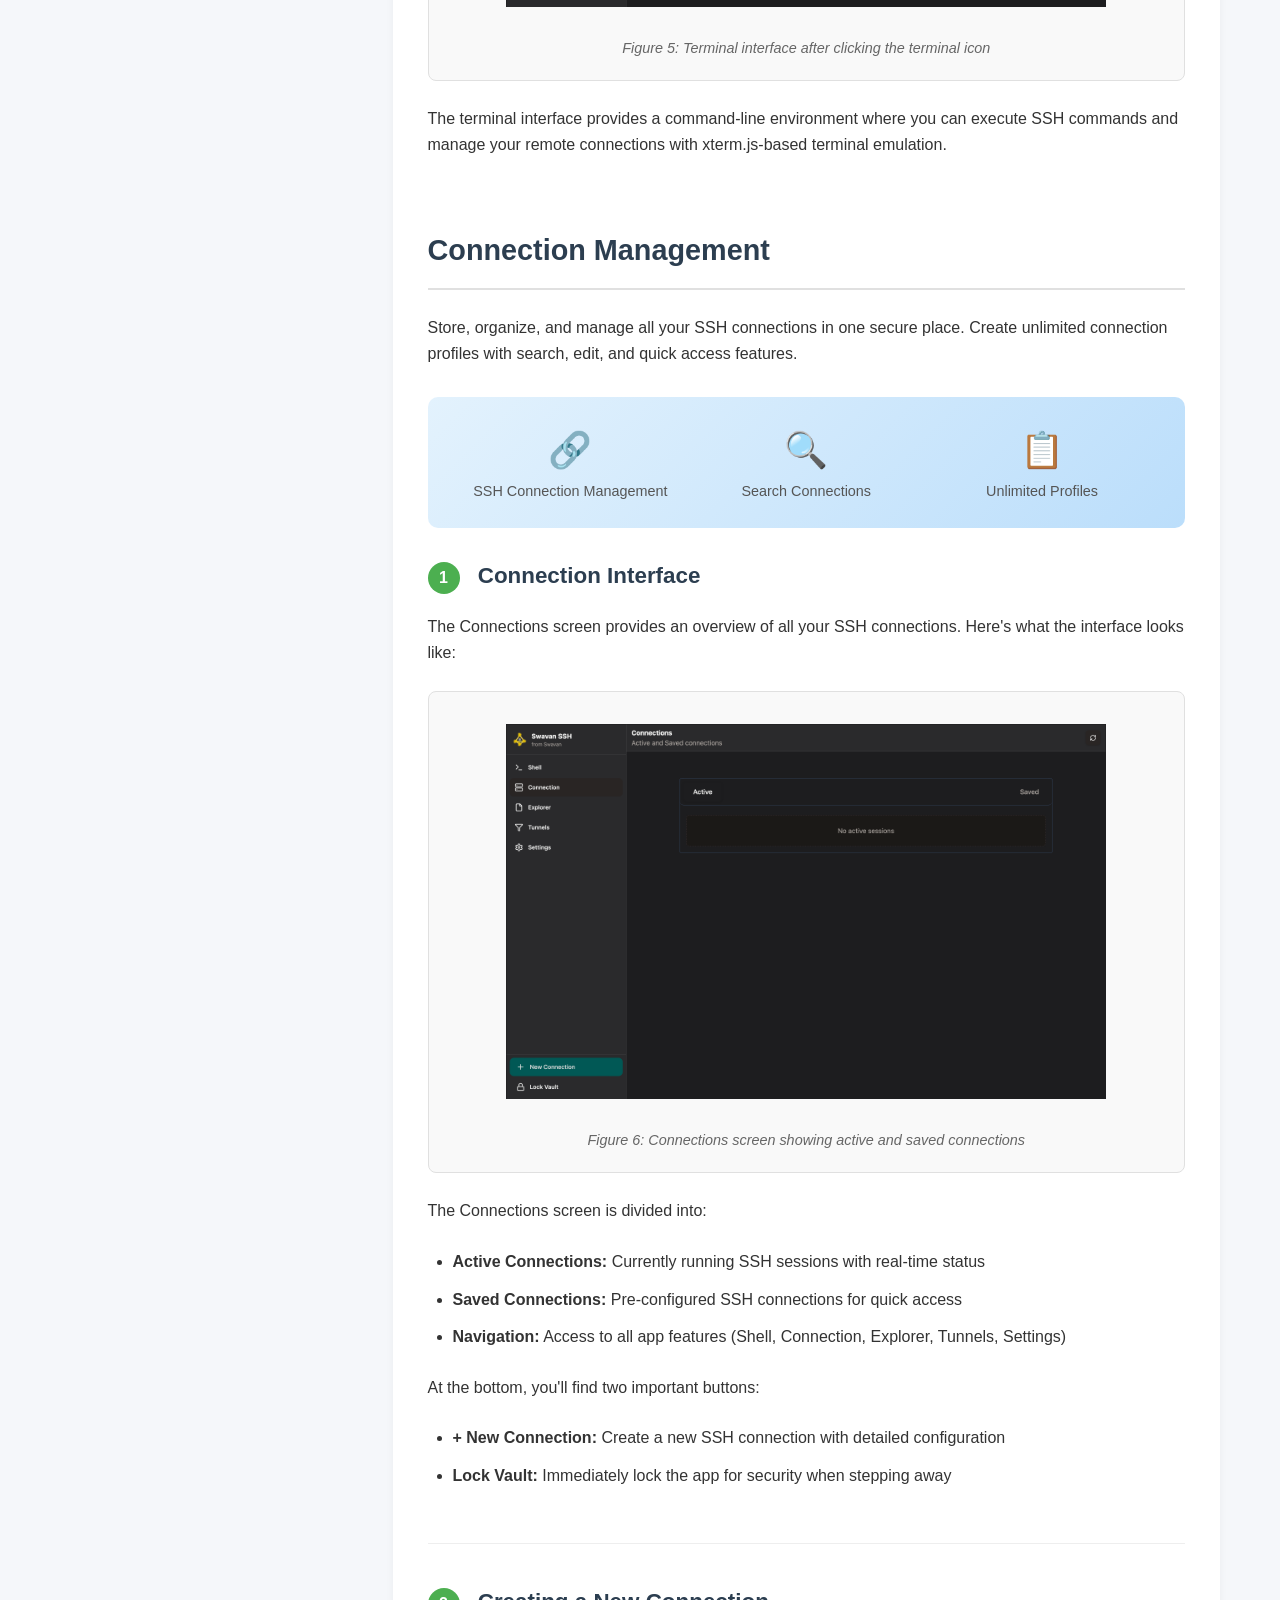
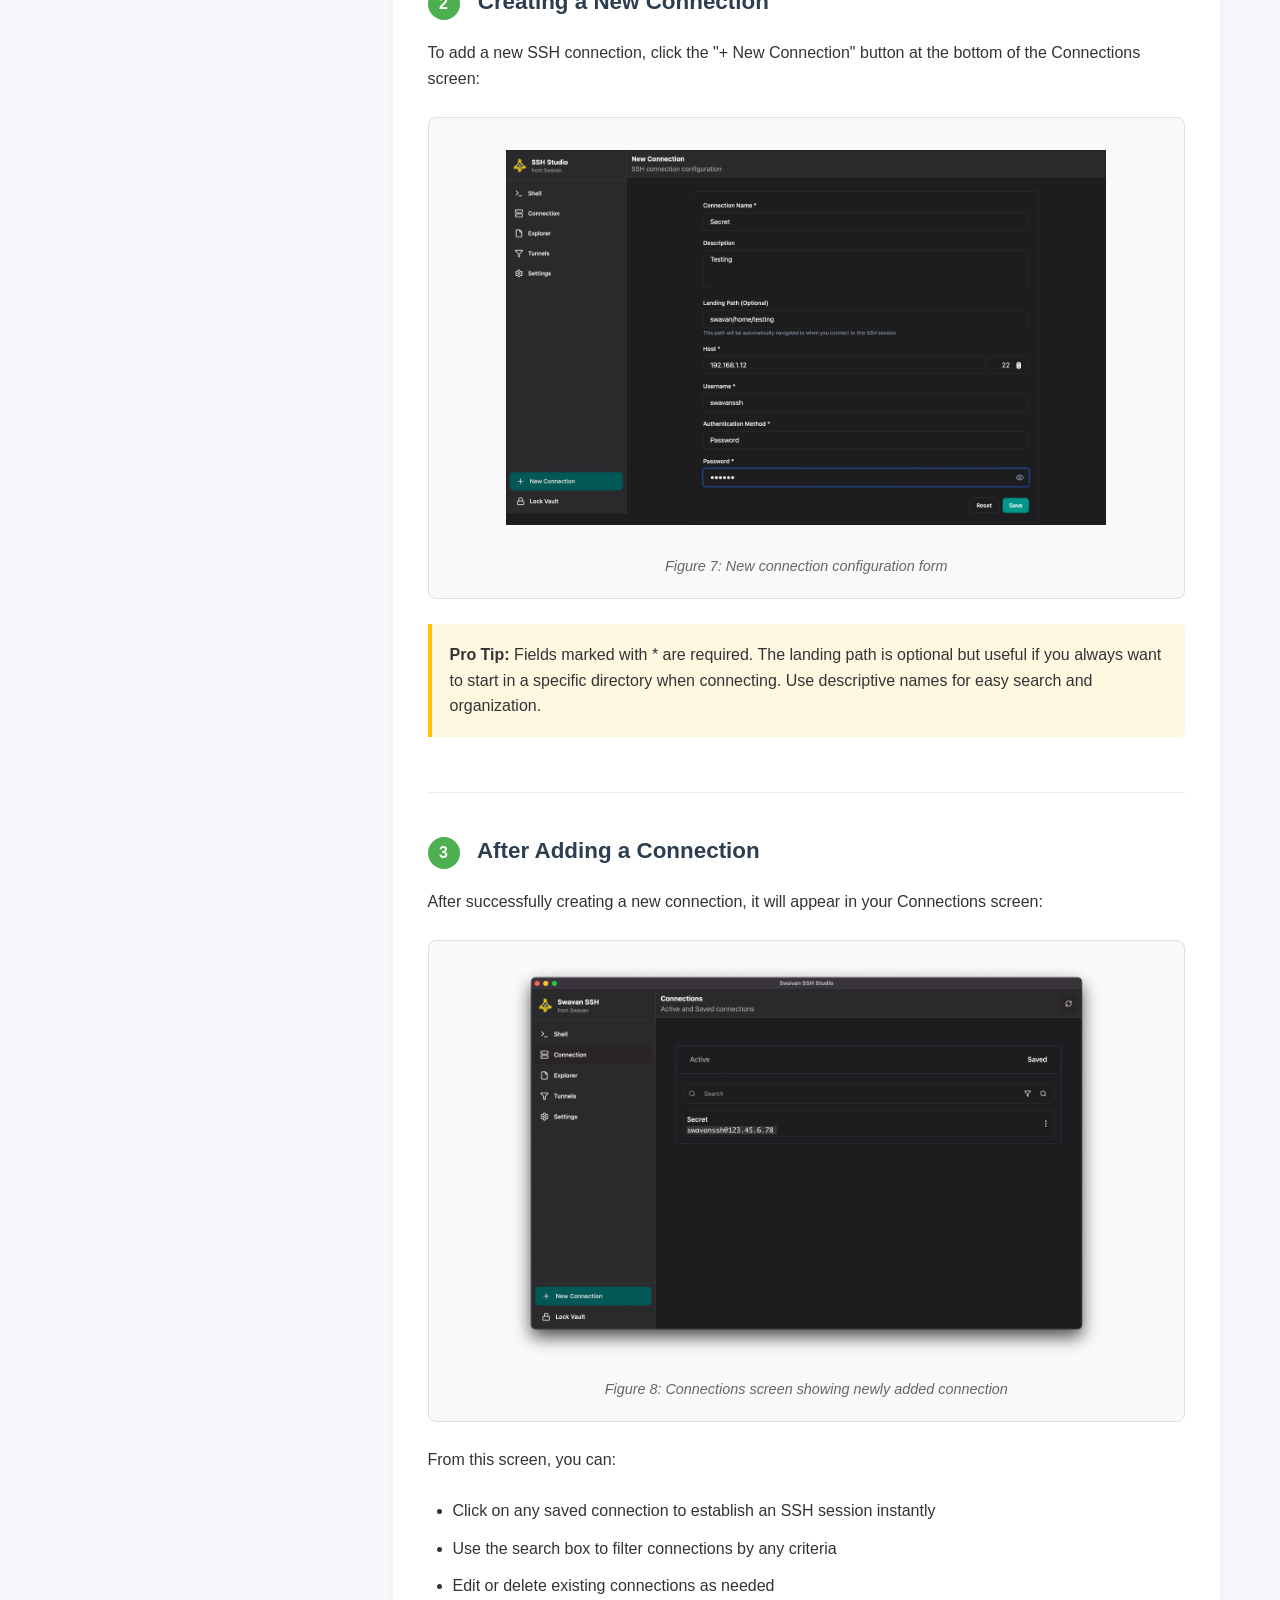
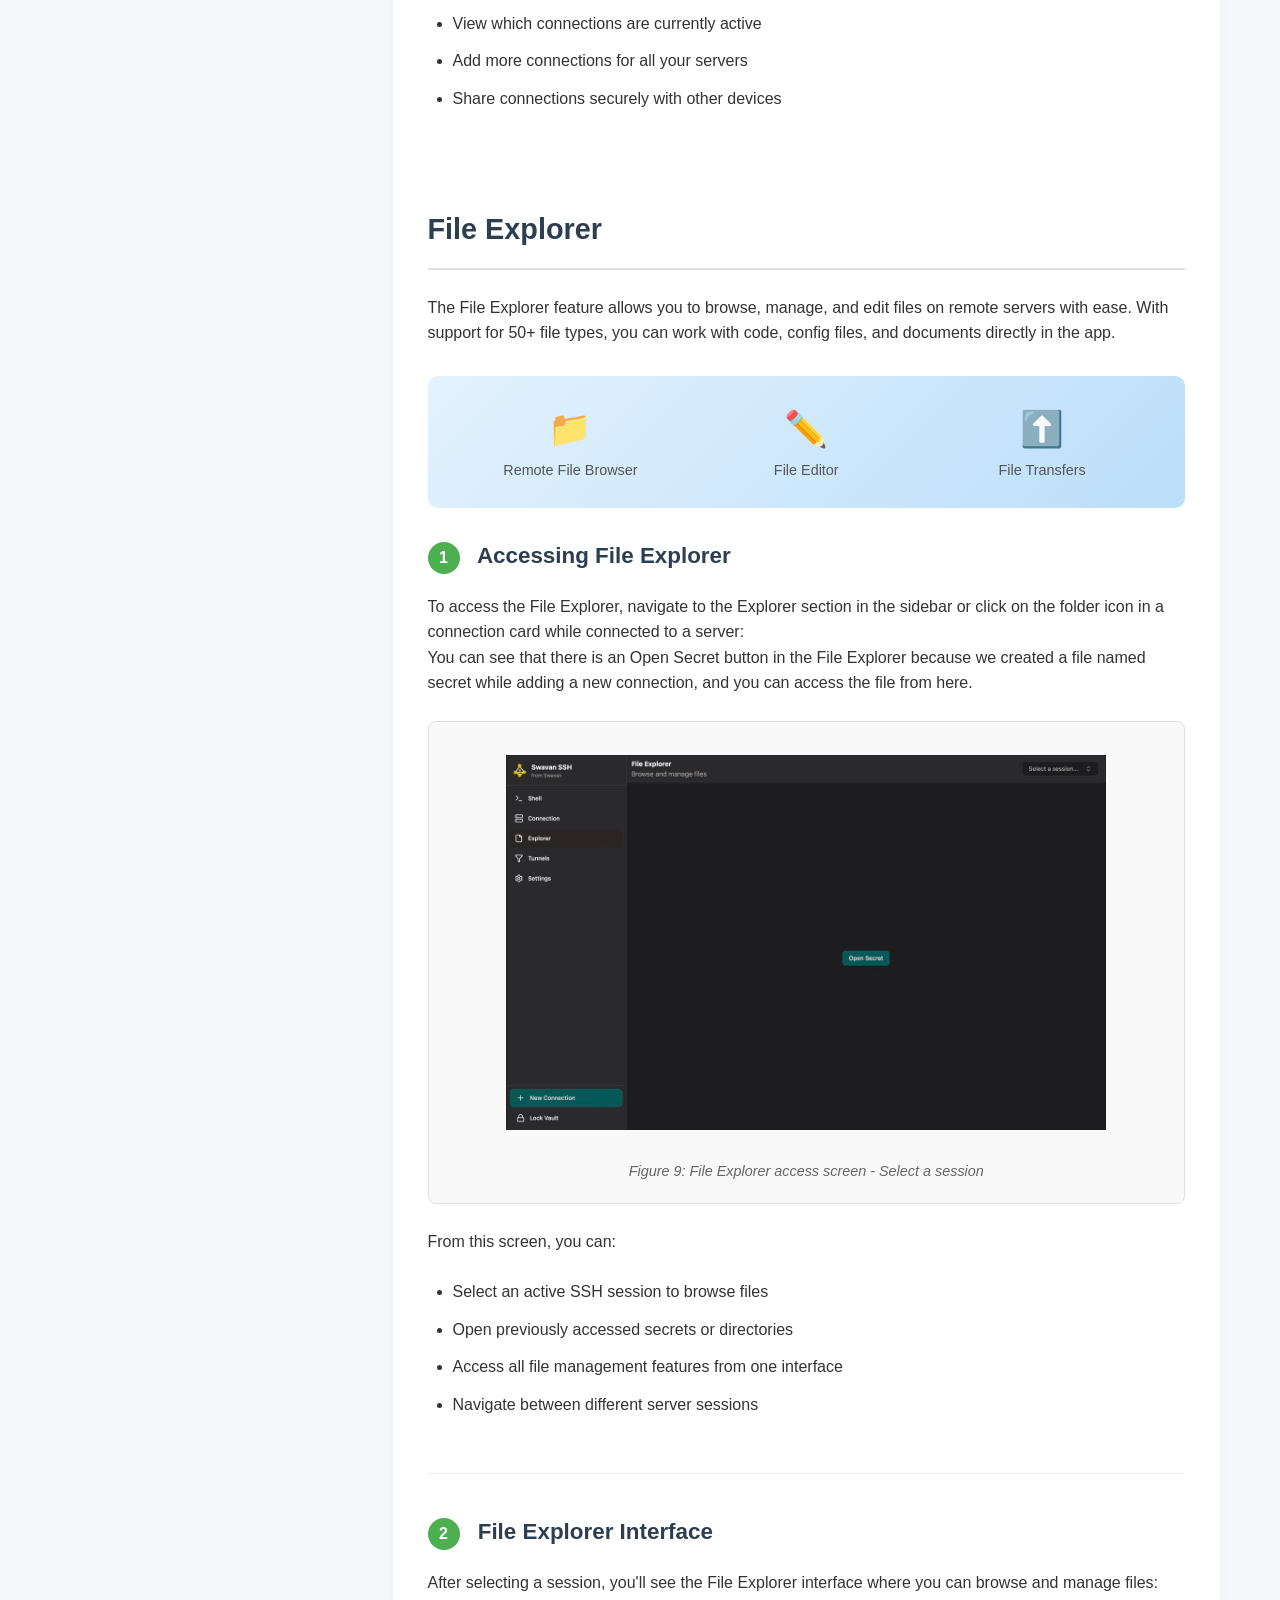
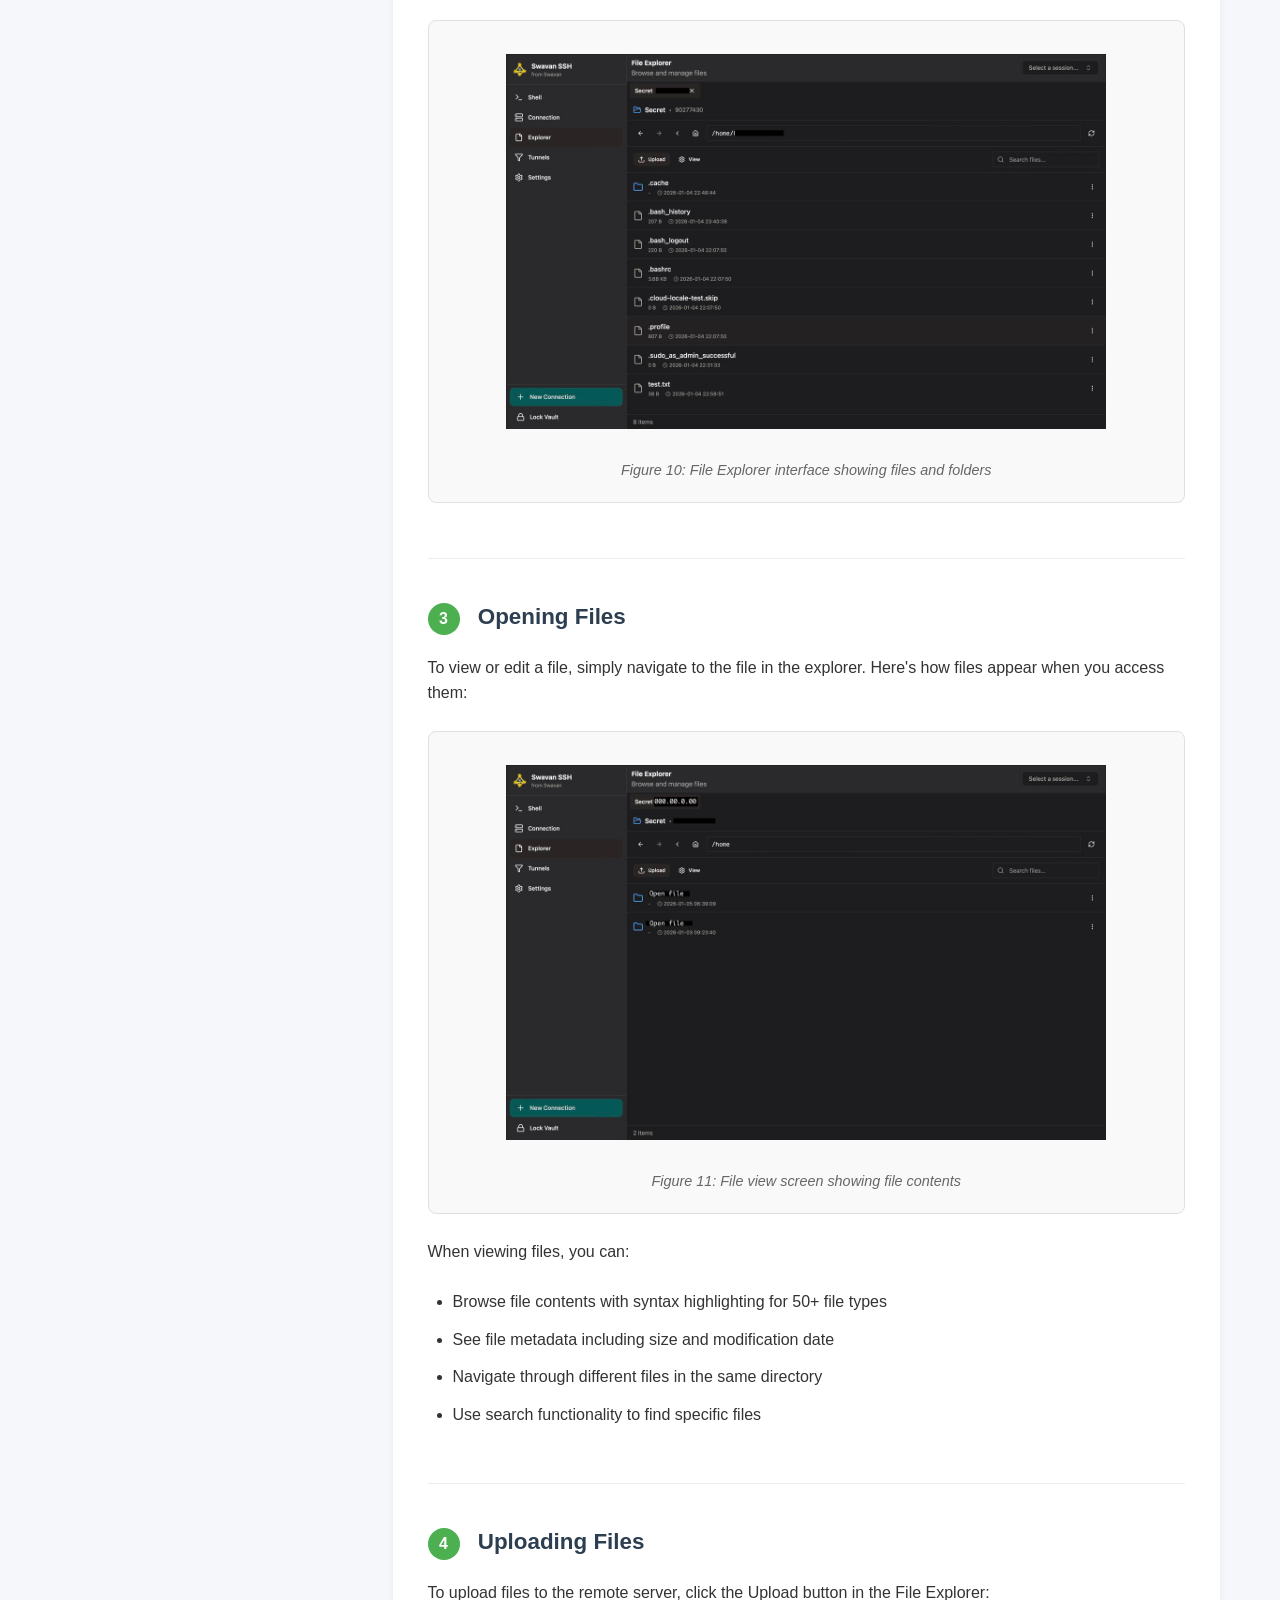
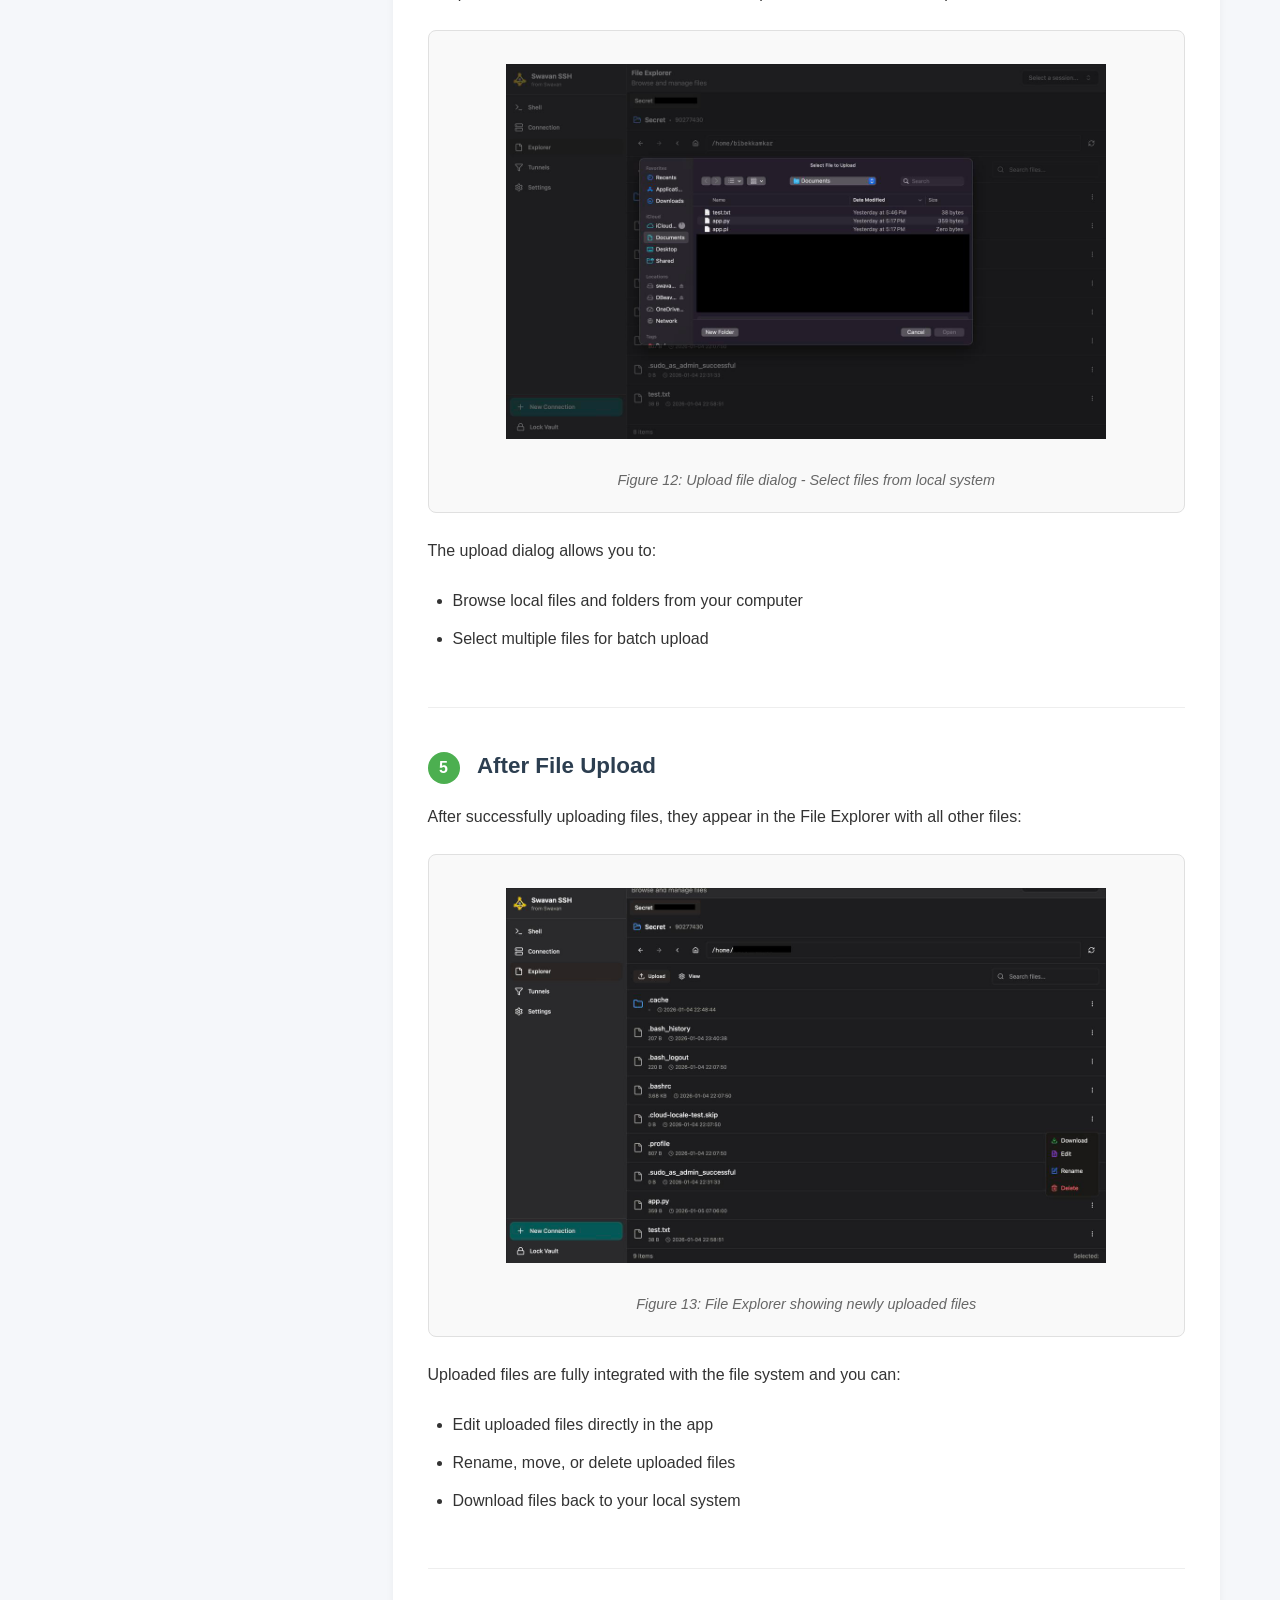
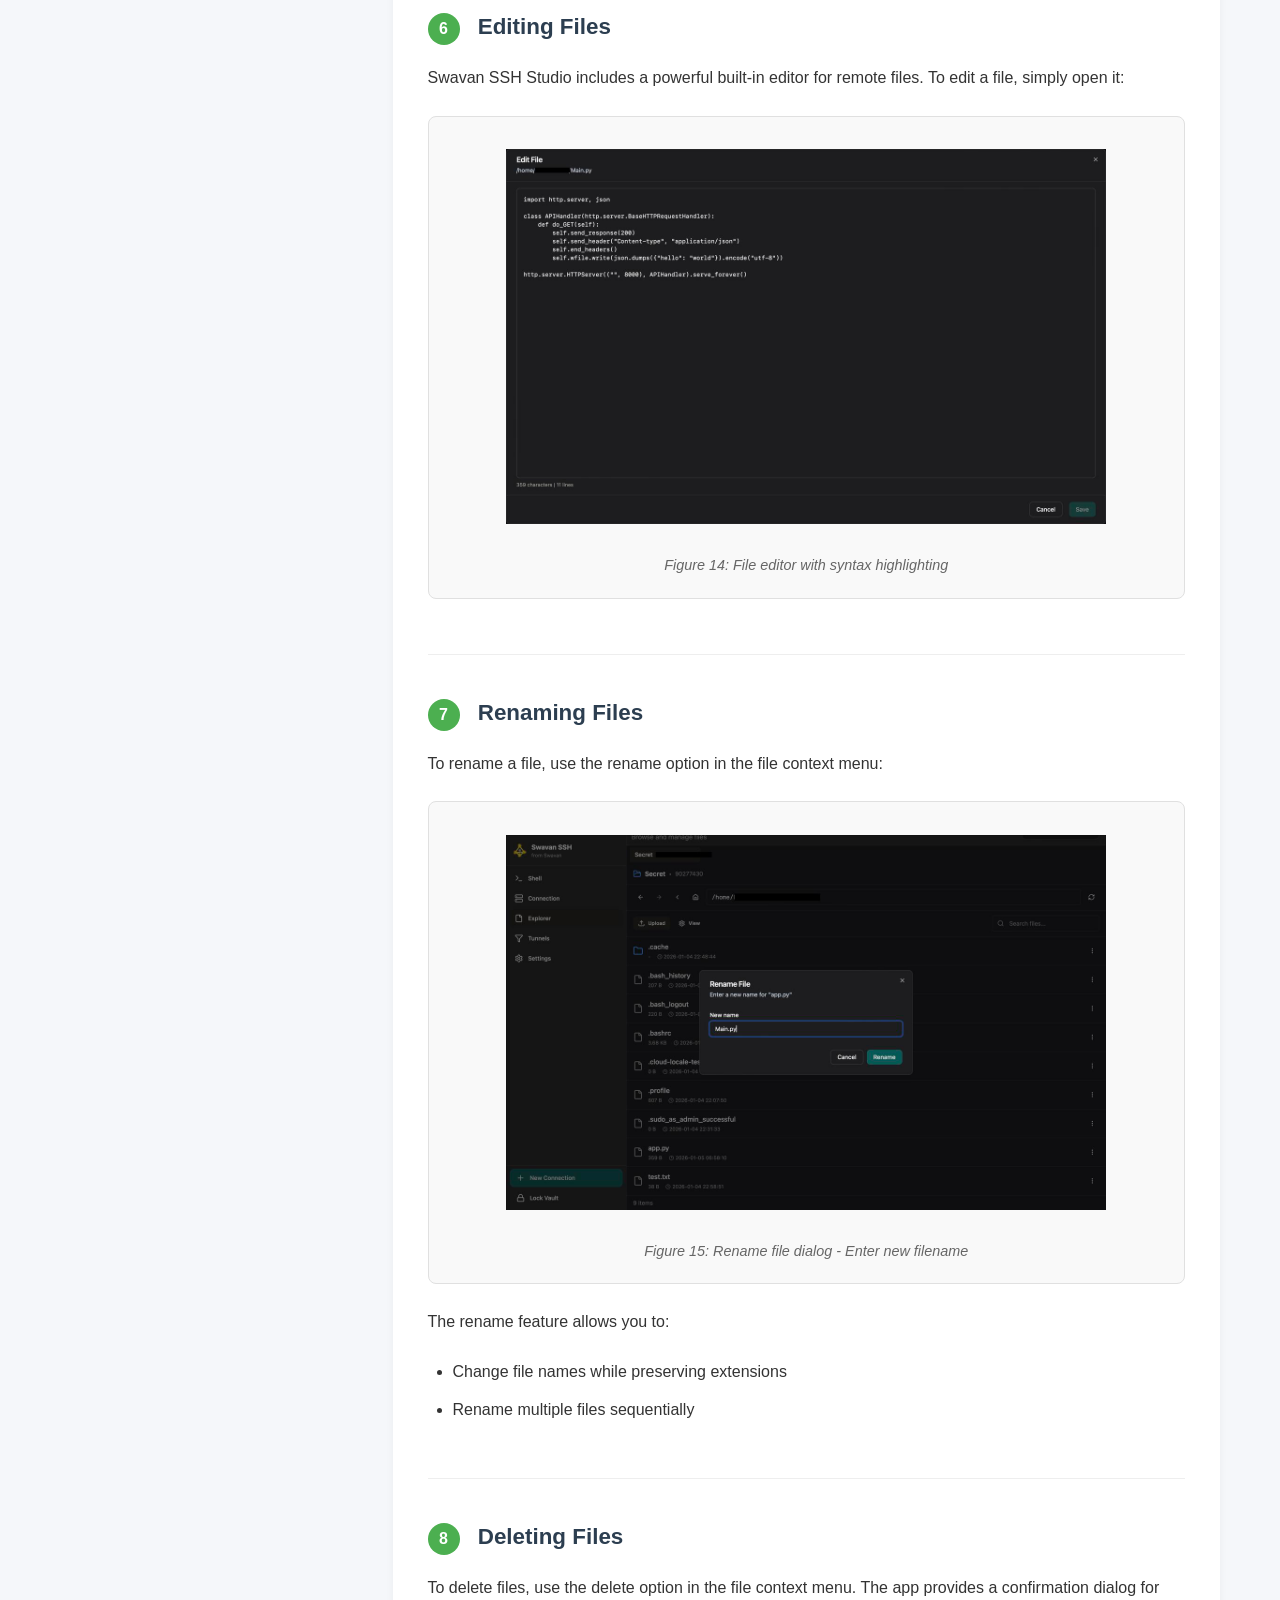
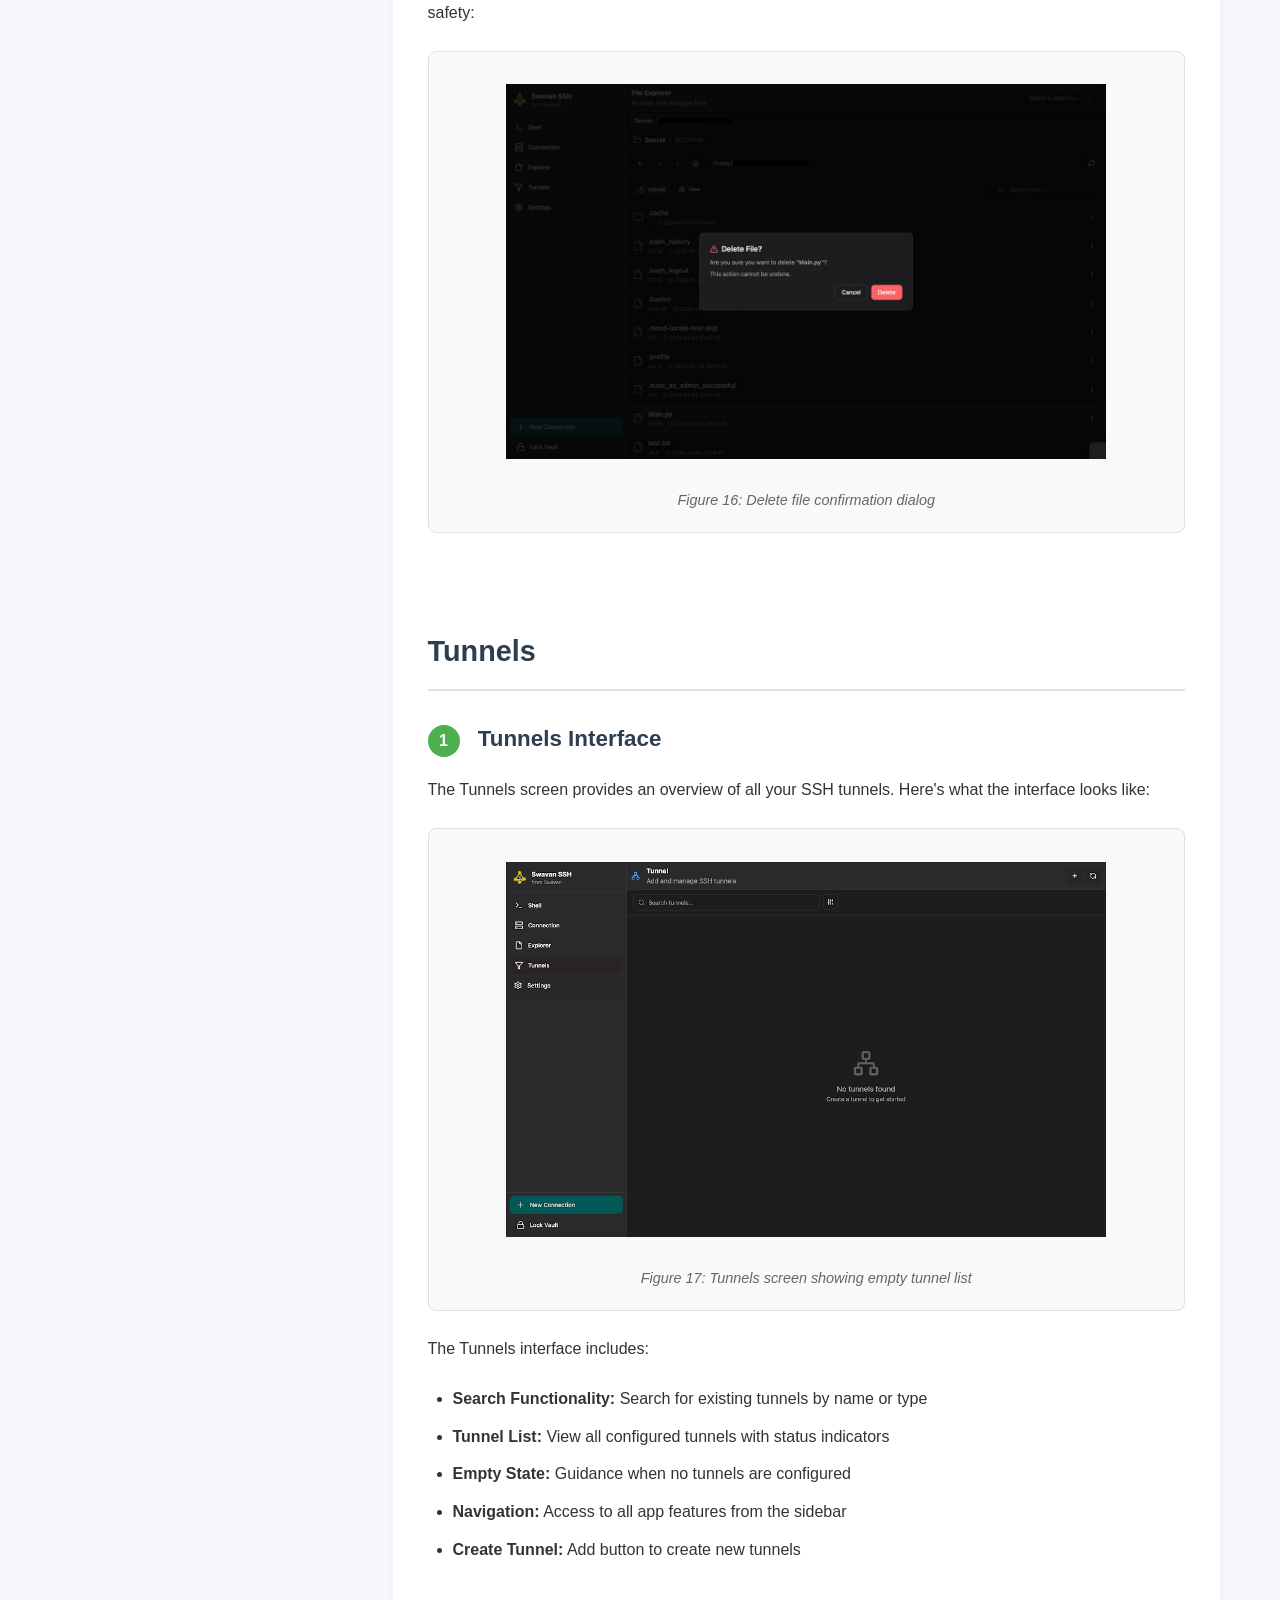
<file: docs/index.html>
<!DOCTYPE html>
<html lang="en">
<head>
    <meta charset="UTF-8">
    <meta name="viewport" content="width=device-width, initial-scale=1.0">
    <title>Swavan SSH Studio Documentation</title>
    <style>
        * {
            margin: 0;
            padding: 0;
            box-sizing: border-box;
            font-family: 'Segoe UI', Tahoma, Geneva, Verdana, sans-serif;
        }
        
        body {
            background-color: #f5f7fa;
            color: #333;
            line-height: 1.6;
            padding: 20px;
            max-width: 1200px;
            margin: 0 auto;
        }
        
        header {
            background: linear-gradient(135deg, #2c3e50 0%, #1a2530 100%);
            color: white;
            padding: 40px 30px;
            border-radius: 10px;
            margin-bottom: 30px;
            box-shadow: 0 4px 12px rgba(0, 0, 0, 0.1);
            text-align: center;
        }
        
        h1 {
            font-size: 2.8rem;
            margin-bottom: 15px;
            color: white;
        }
        
        .subtitle {
            font-size: 1.3rem;
            opacity: 0.9;
            font-weight: 300;
            max-width: 800px;
            margin: 0 auto 20px;
        }
        
        .app-logo {
            font-weight: bold;
            color: #4CAF50;
        }
        
        .app-tagline {
            font-size: 1.1rem;
            font-style: italic;
            margin-top: 10px;
            color: #b0bec5;
        }
        
        .container {
            display: flex;
            gap: 30px;
            margin-bottom: 40px;
        }
        
        .sidebar {
            flex: 1;
            background-color: white;
            border-radius: 10px;
            padding: 25px;
            box-shadow: 0 4px 8px rgba(0, 0, 0, 0.05);
            height: fit-content;
            position: sticky;
            top: 20px;
        }
        
        .sidebar h3 {
            color: #2c3e50;
            margin-bottom: 20px;
            padding-bottom: 10px;
            border-bottom: 2px solid #4CAF50;
        }
        
        .sidebar ul {
            list-style-type: none;
        }
        
        .sidebar li {
            margin-bottom: 12px;
        }
        
        .sidebar a {
            text-decoration: none;
            color: #555;
            display: block;
            padding: 10px 15px;
            border-radius: 5px;
            transition: all 0.3s ease;
            border-left: 3px solid transparent;
        }
        
        .sidebar a:hover {
            background-color: #f0f7ff;
            color: #2c3e50;
            border-left: 3px solid #4CAF50;
            transform: translateX(5px);
        }
        
        .sidebar a.active {
            background-color: #e8f5e9;
            color: #2c3e50;
            border-left: 4px solid #4CAF50;
            font-weight: 600;
        }
        
        .content {
            flex: 3;
            background-color: white;
            border-radius: 10px;
            padding: 35px;
            box-shadow: 0 4px 8px rgba(0, 0, 0, 0.05);
        }
        
        h2 {
            color: #2c3e50;
            margin-bottom: 25px;
            padding-bottom: 15px;
            border-bottom: 2px solid #e0e0e0;
            font-size: 1.8rem;
        }
        
        h3 {
            color: #2c3e50;
            margin: 30px 0 20px;
            font-size: 1.4rem;
        }
        
        .step {
            margin-bottom: 40px;
            padding-bottom: 30px;
            border-bottom: 1px solid #eee;
        }
        
        .step:last-child {
            border-bottom: none;
        }
        
        .step-number {
            display: inline-block;
            background-color: #4CAF50;
            color: white;
            width: 32px;
            height: 32px;
            border-radius: 50%;
            text-align: center;
            line-height: 32px;
            margin-right: 12px;
            font-weight: bold;
            font-size: 1rem;
        }
        
        .image-container {
            margin: 25px 0;
            text-align: center;
            border: 1px solid #e0e0e0;
            border-radius: 8px;
            padding: 20px;
            background-color: #f9f9f9;
        }
        
        .image-caption {
            font-size: 0.9rem;
            color: #666;
            font-style: italic;
            margin-top: 10px;
        }
        
        .note {
            background-color: #fff8e1;
            border-left: 4px solid #ffc107;
            padding: 18px;
            margin: 25px 0;
            border-radius: 0 5px 5px 0;
        }
        
        .warning {
            background-color: #ffebee;
            border-left: 4px solid #f44336;
            padding: 18px;
            margin: 25px 0;
            border-radius: 0 5px 5px 0;
        }
        
        .feature-list {
            margin: 25px 0;
            padding-left: 25px;
        }
        
        .feature-list li {
            margin-bottom: 12px;
            line-height: 1.6;
        }
        
        .connection-details {
            background-color: #e3f2fd;
            border: 1px solid #bbdefb;
            border-radius: 8px;
            padding: 20px;
            margin: 20px 0;
        }
        
        .connection-field {
            display: flex;
            margin-bottom: 10px;
            padding: 8px 0;
            border-bottom: 1px dashed #bbdefb;
        }
        
        .connection-field:last-child {
            border-bottom: none;
        }
        
        .connection-label {
            font-weight: 600;
            min-width: 140px;
            color: #1565c0;
        }
        
        .connection-value {
            color: #333;
            flex: 1;
        }
        
        .stats-container {
            display: flex;
            justify-content: space-around;
            background: linear-gradient(135deg, #e3f2fd 0%, #bbdefb 100%);
            border-radius: 10px;
            padding: 25px;
            margin: 30px 0;
            text-align: center;
        }
        
        .stat-item {
            flex: 1;
            padding: 0 15px;
        }
        
        .stat-number {
            font-size: 2.2rem;
            font-weight: bold;
            color: #1565c0;
            display: block;
        }
        
        .stat-label {
            font-size: 0.9rem;
            color: #555;
            margin-top: 5px;
        }
        
        footer {
            text-align: center;
            margin-top: 50px;
            padding: 25px;
            color: #666;
            font-size: 0.9rem;
            border-top: 1px solid #eee;
            background-color: #f9f9f9;
            border-radius: 10px;
        }
        
        @media (max-width: 768px) {
            .container {
                flex-direction: column;
            }
            
            .sidebar {
                order: 2;
                position: static;
            }
            
            .content {
                order: 1;
            }
            
            .stats-container {
                flex-direction: column;
                gap: 20px;
            }
        }
    </style>
</head>
<body>
    <div class="container">
        <aside class="sidebar">
            <h3>Documentation Sections</h3>
            <ul>
                <li><a href="#Master-Key">Create Master Key</a></li>
                <li><a href="#Shell">Shell</a></li>
                <li><a href="#Connection">Connection</a></li>
                <li><a href="#Explorer">Explorer</a></li>
                <li><a href="#Tunnels">Tunnels</a></li>
                <li><a href="#settings">Settings</a></li>
            </ul>
        </aside>
        
        <main class="content">
            <section id="Master-Key">
                <h2>Creating Master Key</h2>
                <p>Before using any features of Swavan SSH Studio, you need to create a secure vault with a master password. This vault will protect all your SSH connections and credentials with enterprise-grade encryption.</p>
                
                <div class="stats-container">
                    <div class="stat-item">
                        <span class="stat-number">🔐</span>
                        <span class="stat-label">Encrypted Vault</span>
                    </div>
                    <div class="stat-item">
                        <span class="stat-number">🔑</span>
                        <span class="stat-label">Master Password</span>
                    </div>
                    <div class="stat-item">
                        <span class="stat-number">🗄️</span>
                        <span class="stat-label">Local Storage</span>
                    </div>
                </div>
                
                <div class="step">
                    <h3><span class="step-number">1</span> Initial Setup Screen</h3>
                    <p>After downloading and launching the app, you'll see the initial setup screen where you can choose how to set up your vault:</p>
                    
                    <div class="image-container">
                        <img src="1.png" 
                             alt="Initial Setup Screen" 
                             width="600" 
                             height="400"
                             style="object-fit: contain;">
                        <p class="image-caption">Figure 1: Initial setup screen - Choose vault setup method</p>
                    </div>
                    
                    <p>You have three options:</p>
                    <ul class="feature-list">
                        <li><strong>Create New Vault:</strong> Start fresh with a new vault and add your SSH connections manually</li>
                        <li><strong>Receive from another device:</strong> Get connections sent from another device using encrypted P2P transfer</li>
                        <li><strong>Restore from backup:</strong> Restore SSH connections and tunnels from a previously created encrypted backup file</li>
                    </ul>
                </div>
                
                <div class="step">
                    <h3><span class="step-number">2</span> Creating Master Password</h3>
                    <p>If you choose "Create New Vault," you'll be prompted to create a master password to secure your connection credentials:</p>
                    
                    <div class="image-container">
                        <img src="2.png" 
                             alt="Create Master Password Screen" 
                             width="600" 
                             height="400"
                             style="object-fit: contain;">
                        <p class="image-caption">Figure 2: Master password creation screen</p>
                    </div>
                    
                    <p>You need to:</p>
                    <ul class="feature-list">
                        <li>Enter a strong master password</li>
                        <li>Confirm the password</li>
                        <li>Click "Initialize Vault" to proceed</li>
                    </ul>
                </div>
                
                <div class="step">
                    <h3><span class="step-number">3</span> Unlocking the Vault</h3>
                    <p>After creating your master password and vault, every time you open the app you'll need to unlock it:</p>
                    
                    <div class="image-container">
                        <img src="3.png" 
                             alt="Unlock Vault Screen" 
                             width="600" 
                             height="400"
                             style="object-fit: contain;">
                        <p class="image-caption">Figure 3: Unlock screen - Enter master password</p>
                    </div>
                    
                    <p>Simply enter your master password to access your vault and SSH connections. This ensures that your credentials remain secure even if someone else gains access to your device.</p>
                </div>
                
                <div class="step">
                    <h3><span class="step-number">4</span> Main Application Screen</h3>
                    <p>After successfully unlocking your vault, you'll see the main application screen where you can access all features:</p>
                    
                    <div class="image-container">
                        <img src="shellfrontpage.png" 
                             alt="Main Application Screen" 
                             width="600" 
                             height="400"
                             style="object-fit: contain;">
                        <p class="image-caption">Figure 4: Main application screen after unlocking vault</p>
                    </div>
                    
                    <p>From this screen, you can access:</p>
                    <ul class="feature-list">
                        <li><strong>Shell:</strong> Terminal interface for SSH connections with xterm.js-based terminal emulation</li>
                        <li><strong>Connection:</strong> Manage your SSH connections with search, organization, and quick access</li>
                        <li><strong>Explorer:</strong> File explorer for managing files with support for 50+ file types</li>
                        <li><strong>Tunnels:</strong> Create and manage SSH tunnels with local and remote port forwarding</li>
                        <li><strong>Settings:</strong> Configure app preferences, security, and terminal customization</li>
                    </ul>
                </div>
            </section>
            
            <section id="Shell">
                <h2>Shell</h2>
                <p>The Shell feature in Swavan SSH Studio provides full-featured terminal emulation with multi-session support. Experience a modern terminal with ANSI color support, tab management, and dynamic resizing.</p>
                
                <div class="stats-container">
                    <div class="stat-item">
                        <span class="stat-number">💻</span>
                        <span class="stat-label">Terminal & Sessions</span>
                    </div>
                    <div class="stat-item">
                        <span class="stat-number">🎨</span>
                        <span class="stat-label">Terminal Customization</span>
                    </div>
                    <div class="stat-item">
                        <span class="stat-number">🔤</span>
                        <span class="stat-label">8 Fonts Available</span>
                    </div>
                </div>
                
                <div class="step">
                    <h3><span class="step-number">1</span> Accessing the Shell</h3>
                    <p>From the main application screen, click on the terminal icon located at the top-right corner of the screen. This will open the terminal interface within the app.</p>
                    
                    <div class="image-container">
                        <img src="terminal.png" 
                             alt="Terminal Interface Screenshot" 
                             width="600" 
                             height="400"
                             style="object-fit: contain;">
                        <p class="image-caption">Figure 5: Terminal interface after clicking the terminal icon</p>
                    </div>
                    
                    <p>The terminal interface provides a command-line environment where you can execute SSH commands and manage your remote connections with xterm.js-based terminal emulation.</p>
                </div>
            </section>
            
            <section id="Connection">
                <h2>Connection Management</h2>
                <p>Store, organize, and manage all your SSH connections in one secure place. Create unlimited connection profiles with search, edit, and quick access features.</p>
                
                <div class="stats-container">
                    <div class="stat-item">
                        <span class="stat-number">🔗</span>
                        <span class="stat-label">SSH Connection Management</span>
                    </div>
                    <div class="stat-item">
                        <span class="stat-number">🔍</span>
                        <span class="stat-label">Search Connections</span>
                    </div>
                    <div class="stat-item">
                        <span class="stat-number">📋</span>
                        <span class="stat-label">Unlimited Profiles</span>
                    </div>
                </div>
                
                <div class="step">
                    <h3><span class="step-number">1</span> Connection Interface</h3>
                    <p>The Connections screen provides an overview of all your SSH connections. Here's what the interface looks like:</p>
                    
                    <div class="image-container">
                        <img src="8.png" 
                             alt="Connections Screen" 
                             width="600" 
                             height="400"
                             style="object-fit: contain;">
                        <p class="image-caption">Figure 6: Connections screen showing active and saved connections</p>
                    </div>
                    
                    <p>The Connections screen is divided into:</p>
                    <ul class="feature-list">
                        <li><strong>Active Connections:</strong> Currently running SSH sessions with real-time status</li>
                        <li><strong>Saved Connections:</strong> Pre-configured SSH connections for quick access</li>
                        <li><strong>Navigation:</strong> Access to all app features (Shell, Connection, Explorer, Tunnels, Settings)</li>
                    </ul>
                    
                    <p>At the bottom, you'll find two important buttons:</p>
                    <ul class="feature-list">
                        <li><strong>+ New Connection:</strong> Create a new SSH connection with detailed configuration</li>
                        <li><strong>Lock Vault:</strong> Immediately lock the app for security when stepping away</li>
                    </ul>
                </div>
                
                <div class="step">
                    <h3><span class="step-number">2</span> Creating a New Connection</h3>
                    <p>To add a new SSH connection, click the "+ New Connection" button at the bottom of the Connections screen:</p>
                    
                    <div class="image-container">
                        <img src="9.png" 
                             alt="New Connection Form" 
                             width="600" 
                             height="400"
                             style="object-fit: contain;">
                        <p class="image-caption">Figure 7: New connection configuration form</p>
                    </div>
                    
                    <div class="note">
                        <strong>Pro Tip:</strong> Fields marked with * are required. The landing path is optional but useful if you always want to start in a specific directory when connecting. Use descriptive names for easy search and organization.
                    </div>
                </div>
                
                <div class="step">
                    <h3><span class="step-number">3</span> After Adding a Connection</h3>
                    <p>After successfully creating a new connection, it will appear in your Connections screen:</p>
                    
                    <div class="image-container">
                        <img src="10.png" 
                             alt="Connections with New Entry" 
                             width="600" 
                             height="400"
                             style="object-fit: contain;">
                        <p class="image-caption">Figure 8: Connections screen showing newly added connection</p>
                    </div>
                    
                    <p>From this screen, you can:</p>
                    <ul class="feature-list">
                        <li>Click on any saved connection to establish an SSH session instantly</li>
                        <li>Use the search box to filter connections by any criteria</li>
                        <li>Edit or delete existing connections as needed</li>
                        <li>View which connections are currently active</li>
                        <li>Add more connections for all your servers</li>
                        <li>Share connections securely with other devices</li>
                    </ul>
                </div>
            </section>
            
            <section id="Explorer">
                <h2>File Explorer</h2>
                <p>The File Explorer feature allows you to browse, manage, and edit files on remote servers with ease. With support for 50+ file types, you can work with code, config files, and documents directly in the app.</p>
                
                <div class="stats-container">
                    <div class="stat-item">
                        <span class="stat-number">📁</span>
                        <span class="stat-label">Remote File Browser</span>
                    </div>
                    <div class="stat-item">
                        <span class="stat-number">✏️</span>
                        <span class="stat-label">File Editor</span>
                    </div>
                    <div class="stat-item">
                        <span class="stat-number">⬆️</span>
                        <span class="stat-label">File Transfers</span>
                    </div>
                </div>
                
                <div class="step">
                    <h3><span class="step-number">1</span> Accessing File Explorer</h3>
                    <p>To access the File Explorer, navigate to the Explorer section in the sidebar or click on the folder icon in a connection card while connected to a server:</p>
                    <p>You can see that there is an Open Secret button in the File Explorer because we created a file named secret while adding a new connection, and you can access the file from here.</p>
                    
                    <div class="image-container">
                        <img src="openfile.png" 
                             alt="File Explorer Access Screen" 
                             width="600" 
                             height="400"
                             style="object-fit: contain;">
                        <p class="image-caption">Figure 9: File Explorer access screen - Select a session</p>
                    </div>
                    
                    <p>From this screen, you can:</p>
                    <ul class="feature-list">
                        <li>Select an active SSH session to browse files</li>
                        <li>Open previously accessed secrets or directories</li>
                        <li>Access all file management features from one interface</li>
                        <li>Navigate between different server sessions</li>
                    </ul>
                </div>
                
                <div class="step">
                    <h3><span class="step-number">2</span> File Explorer Interface</h3>
                    <p>After selecting a session, you'll see the File Explorer interface where you can browse and manage files:</p>
                    
                    <div class="image-container">
                        <img src="files.png" 
                             alt="File Explorer Interface" 
                             width="600" 
                             height="400"
                             style="object-fit: contain;">
                        <p class="image-caption">Figure 10: File Explorer interface showing files and folders</p>
                    </div>
                </div>
                
                <div class="step">
                    <h3><span class="step-number">3</span> Opening Files</h3>
                    <p>To view or edit a file, simply navigate to the file in the explorer. Here's how files appear when you access them:</p>
                    
                    <div class="image-container">
                        <img src="file.png" 
                             alt="File View Screen" 
                             width="600" 
                             height="400"
                             style="object-fit: contain;">
                        <p class="image-caption">Figure 11: File view screen showing file contents</p>
                    </div>
                    
                    <p>When viewing files, you can:</p>
                    <ul class="feature-list">
                        <li>Browse file contents with syntax highlighting for 50+ file types</li>
                        <li>See file metadata including size and modification date</li>
                        <li>Navigate through different files in the same directory</li>
                        <li>Use search functionality to find specific files</li>
                    </ul>
                </div>
                
                <div class="step">
                    <h3><span class="step-number">4</span> Uploading Files</h3>
                    <p>To upload files to the remote server, click the Upload button in the File Explorer:</p>
                    
                    <div class="image-container">
                        <img src="uploadfile.png" 
                             alt="Upload File Dialog" 
                             width="600" 
                             height="400"
                             style="object-fit: contain;">
                        <p class="image-caption">Figure 12: Upload file dialog - Select files from local system</p>
                    </div>
                    
                    <p>The upload dialog allows you to:</p>
                    <ul class="feature-list">
                        <li>Browse local files and folders from your computer</li>
                        <li>Select multiple files for batch upload</li>
                    </ul>
                </div>
                
                <div class="step">
                    <h3><span class="step-number">5</span> After File Upload</h3>
                    <p>After successfully uploading files, they appear in the File Explorer with all other files:</p>
                    
                    <div class="image-container">
                        <img src="fileuploaded.png" 
                             alt="Files After Upload" 
                             width="600" 
                             height="400"
                             style="object-fit: contain;">
                        <p class="image-caption">Figure 13: File Explorer showing newly uploaded files</p>
                    </div>
                    
                    <p>Uploaded files are fully integrated with the file system and you can:</p>
                    <ul class="feature-list">
                        <li>Edit uploaded files directly in the app</li>
                        <li>Rename, move, or delete uploaded files</li>
                        <li>Download files back to your local system</li>
                    </ul>
                </div>
                
                <div class="step">
                    <h3><span class="step-number">6</span> Editing Files</h3>
                    <p>Swavan SSH Studio includes a powerful built-in editor for remote files. To edit a file, simply open it:</p>
                    
                    <div class="image-container">
                        <img src="editfile.png" 
                             alt="File Editor Interface" 
                             width="600" 
                             height="400"
                             style="object-fit: contain;">
                        <p class="image-caption">Figure 14: File editor with syntax highlighting</p>
                    </div>
                </div>
                
                <div class="step">
                    <h3><span class="step-number">7</span> Renaming Files</h3>
                    <p>To rename a file, use the rename option in the file context menu:</p>
                    
                    <div class="image-container">
                        <img src="renamefile.png" 
                             alt="Rename File Dialog" 
                             width="600" 
                             height="400"
                             style="object-fit: contain;">
                        <p class="image-caption">Figure 15: Rename file dialog - Enter new filename</p>
                    </div>
                    
                    <p>The rename feature allows you to:</p>
                    <ul class="feature-list">
                        <li>Change file names while preserving extensions</li>
                        <li>Rename multiple files sequentially</li>
                    </ul>
                </div>
                
                <div class="step">
                    <h3><span class="step-number">8</span> Deleting Files</h3>
                    <p>To delete files, use the delete option in the file context menu. The app provides a confirmation dialog for safety:</p>
                    
                    <div class="image-container">
                        <img src="deletefile.png" 
                             alt="Delete File Confirmation" 
                             width="600" 
                             height="400"
                             style="object-fit: contain;">
                        <p class="image-caption">Figure 16: Delete file confirmation dialog</p>
                    </div>
                </div>
            </section>
            
            <section id="Tunnels">
                <h2>Tunnels</h2>
                
                <div class="step">
                    <h3><span class="step-number">1</span> Tunnels Interface</h3>
                    <p>The Tunnels screen provides an overview of all your SSH tunnels. Here's what the interface looks like:</p>
                    
                    <div class="image-container">
                        <img src="tunnels.png" 
                             alt="Tunnels Interface" 
                             width="600" 
                             height="400"
                             style="object-fit: contain;">
                        <p class="image-caption">Figure 17: Tunnels screen showing empty tunnel list</p>
                    </div>
                    
                    <p>The Tunnels interface includes:</p>
                    <ul class="feature-list">
                        <li><strong>Search Functionality:</strong> Search for existing tunnels by name or type</li>
                        <li><strong>Tunnel List:</strong> View all configured tunnels with status indicators</li>
                        <li><strong>Empty State:</strong> Guidance when no tunnels are configured</li>
                        <li><strong>Navigation:</strong> Access to all app features from the sidebar</li>
                        <li><strong>Create Tunnel:</strong> Add button to create new tunnels</li>
                    </ul>
                </div>
                
                <div class="step">
                    <h3><span class="step-number">2</span> Creating a Tunnel</h3>
                    <p>To create a new SSH tunnel, click the add button. You'll see three tunnel types available:</p>
                    
                    <div class="image-container">
                        <img src="createtunnel.png" 
                             alt="Create Tunnel Dialog" 
                             width="600" 
                             height="400"
                             style="object-fit: contain;">
                        <p class="image-caption">Figure 18: Create tunnel dialog showing three tunnel types</p>
                    </div>
                    
                    <p>Three tunnel types are available:</p>
                    
                    <div class="connection-details">
                        <div class="connection-field">
                            <div class="connection-label">Local Tunnel (ssh -L):</div>
                            <div class="connection-value">Forward a port from your local machine to a service on the remote server</div>
                        </div>
                        <div class="connection-field">
                            <div class="connection-label">Remote Tunnel (ssh -R):</div>
                            <div class="connection-value">Forward a port from the remote server back to a service on your local machine</div>
                        </div>
                        <div class="connection-field">
                            <div class="connection-label">Dynamic SOCKS (ssh -D):</div>
                            <div class="connection-value">Create a SOCKS proxy for dynamic port forwarding</div>
                        </div>
                    </div>
                    
                    <p>To create a tunnel, configure these settings:</p>
                    <ul class="feature-list">
                        <li><strong>Tunnel Name:</strong> Descriptive name for your tunnel (e.g., "My Database Tunnel")</li>
                        <li><strong>SSH Session:</strong> Select the SSH connection to use for the tunnel</li>
                        <li><strong>Tunnel Type:</strong> Choose between Local, Remote, or Dynamic SOCKS</li>
                        <li><strong>Port Configuration:</strong> Set local and remote ports based on tunnel type</li>
                    </ul>
                </div>
                
                <div class="step">
                    <h3><span class="step-number">3</span> Local Tunnel Created</h3>
                    <p>After creating a local tunnel, it appears in your tunnel list. Here's how it looks when active:</p>
                    
                    <div class="image-container">
                        <img src="createdlocaltunnel.png" 
                             alt="Local Tunnel Created" 
                             width="600" 
                             height="400"
                             style="object-fit: contain;">
                        <p class="image-caption">Figure 19: Tunnels screen showing active local tunnel</p>
                    </div>
                    
                    <p>Your created tunnels will appear with:</p>
                    <ul class="feature-list">
                        <li><strong>Tunnel Name:</strong> The name you assigned during creation</li>
                        <li><strong>Tunnel Type:</strong> Clear indication (Local, Remote, or Dynamic)</li>
                        <li><strong>Status Indicator:</strong> Visual indication showing if tunnel is active/running</li>
                        <li><strong>Port Information:</strong> Display of configured local and remote ports</li>
                        <li><strong>Action Controls:</strong> Start/stop buttons and configuration options</li>
                    </ul>
                </div>
                
                <div class="step">
                    <h3><span class="step-number">4</span> Testing with Database (Tunnel Active)</h3>
                    <p>With an active local tunnel, you can access remote services. Here's a database running through the tunnel:</p>
                    
                    <div class="image-container">
                        <img src="runningdatabase.png" 
                             alt="Database Running Through Tunnel" 
                             width="600" 
                             height="400"
                             style="object-fit: contain;">
                        <p class="image-caption">Figure 20: Database successfully running through active local tunnel</p>
                    </div>
                    
                    <p>When the tunnel is active:</p>
                    <ul class="feature-list">
                        <li><strong>Service Access:</strong> Remote services become accessible on local ports</li>
                        <li><strong>Encrypted Connection:</strong> All traffic is encrypted through the SSH tunnel</li>
                        <li><strong>Transparent Operation:</strong> Applications connect as if service is running locally</li>
                        <li><strong>Performance Monitoring:</strong> Real-time status and connection monitoring</li>
                        <li><strong>Multiple Services:</strong> Run multiple services through different tunnel ports</li>
                    </ul>
                </div>
                
                <div class="step">
                    <h3><span class="step-number">5</span> Stopping the Tunnel</h3>
                    <p>When you stop a tunnel, it becomes inactive in the tunnel list:</p>
                    
                    <div class="image-container">
                        <img src="stoppedlocaltunnel.png" 
                             alt="Tunnel Stopped" 
                             width="600" 
                             height="400"
                             style="object-fit: contain;">
                        <p class="image-caption">Figure 21: Tunnels screen showing stopped local tunnel</p>
                    </div>
                    
                    <p>Stopping a tunnel:</p>
                    <ul class="feature-list">
                        <li><strong>Immediate Effect:</strong> Tunnel connection terminates immediately</li>
                        <li><strong>Status Change:</strong> Visual indicator shows tunnel as stopped/inactive</li>
                        <li><strong>Service Interruption:</strong> Services using the tunnel become inaccessible</li>
                        <li><strong>Resource Release:</strong> Ports are freed up for other uses</li>
                        <li><strong>Easy Restart:</strong> Can be restarted with a single click</li>
                    </ul>
                </div>
                
                <div class="step">
                    <h3><span class="step-number">6</span> Testing with Database (Tunnel Stopped)</h3>
                    <p>When the tunnel is stopped, attempting to access services through it results in errors:</p>
                    
                    <div class="image-container">
                        <img src="errordatabase.png" 
                             alt="Database Error When Tunnel Stopped" 
                             width="600" 
                             height="400"
                             style="object-fit: contain;">
                        <p class="image-caption">Figure 22: Database connection error when tunnel is stopped</p>
                    </div>
                    
                    <p>Without an active tunnel:</p>
                    <ul class="feature-list">
                        <li><strong>Connection Refused:</strong> Applications cannot connect to the local port</li>
                        <li><strong>Service Unavailable:</strong> Remote services are inaccessible from local machine</li>
                        <li><strong>Clear Error Messages:</strong> Applications show specific connection errors</li>
                        <li><strong>Security:</strong> Services remain protected behind the SSH barrier</li>
                        <li><strong>Troubleshooting:</strong> Error messages help identify tunnel issues</li>
                    </ul>
                    
                    <section id="Remote-Tunnel-Testing">
                        <h2>Remote Tunnel Testing</h2>
                        <p>Remote tunnels (SSH -R) allow you to expose local services to remote servers. This section demonstrates how to create, test, and verify remote tunnel functionality.</p>
                        <div class="step">
                            <h3><span class="step-number">1</span> Creating Remote Tunnel</h3>
                            <p>First, create a remote tunnel in Swavan SSH Studio with the following configuration:</p>
                            
                            <div class="image-container">
                                <img src="remotetunnel.png" 
                                     alt="Remote Tunnel Configuration" 
                                     width="600" 
                                     height="400"
                                     style="object-fit: contain;">
                                <p class="image-caption">Figure 39: Remote tunnel configuration in Swavan SSH Studio</p>
                            </div>
                            
                            <p>Tunnel configuration details:</p>
                            
                            <div class="connection-details">
                                <div class="connection-field">
                                    <div class="connection-label">Tunnel Name:</div>
                                    <div class="connection-value">Remote Test</div>
                                </div>
                                <div class="connection-field">
                                    <div class="connection-label">Tunnel Type:</div>
                                    <div class="connection-value">Remote (ssh -R)</div>
                                </div>
                                <div class="connection-field">
                                    <div class="connection-label">Local Port:</div>
                                    <div class="connection-value">8082 (on local machine)</div>
                                </div>
                                <div class="connection-field">
                                    <div class="connection-label">Remote Port:</div>
                                    <div class="connection-value">6080 (on remote server)</div>
                                </div>
                                <div class="connection-field">
                                    <div class="connection-label">Status:</div>
                                    <div class="connection-value">Active (when started)</div>
                                </div>
                            </div>
                        </div>
                        
                        <div class="step">
                            <h3><span class="step-number">2</span> Setting Up Local Web Server</h3>
                            <p>On your local machine (MacBook), set up a simple web server to test the tunnel:</p>
                            
                            <div class="image-container">
                                <img src="terminall.png" 
                                     alt="Local Terminal Setup" 
                                     width="600" 
                                     height="400"
                                     style="object-fit: contain;">
                                <p class="image-caption">Figure 40: Setting up local web server on port 8082</p>
                            </div>
                            
                            <p>Local server setup commands:</p>
                            
                            <div class="terminal-preview">
                                <div class="terminal-header">
                                    <span>MacBook Terminal</span>
                                    <span>Local Web Server Setup</span>
                                </div>
                                <div class="terminal-content">
                                    <div><span class="terminal-prompt">$</span> <span class="terminal-command">cd ~/Desktop</span></div>
                                    <div><span class="terminal-prompt">$</span> <span class="terminal-command">echo "REMOTE TUNNEL TEST - FINAL" > tunnel-test.txt</span></div>
                                    <div><span class="terminal-prompt">$</span> <span class="terminal-command">python3 -m http.server 8082</span></div>
                                    <div>Serving HTTP on :: port 8082 (http://[::]:8082/) ...</div>
                                    <div>::ffff:127.0.0.1 - - [07/Jan/2026 16:51:07] "GET /tunnel-test.txt HTTP/1.1" 200 -</div>
                                </div>
                            </div>
                        </div>
                        
                        <div class="step">
                            <h3><span class="step-number">3</span> Verifying Local Server</h3>
                            <p>Before testing the remote tunnel, verify the local server is working correctly:</p>
                            
                            <div class="image-container">
                                <img src="browser.png" 
                                     alt="Browser Verification" 
                                     width="600" 
                                     height="400"
                                     style="object-fit: contain;">
                                <p class="image-caption">Figure 41: Browser showing local server content</p>
                            </div>
                            
                            <p>Access the local server in your browser:</p>
                            <ul class="feature-list">
                                <li><strong>URL:</strong> <code>http://localhost:8082/tunnel-test.txt</code></li>
                                <li><strong>Expected Content:</strong> "REMOTE TUNNEL TEST - FINAL"</li>
                                <li><strong>Verification:</strong> Confirm the server responds correctly before testing the tunnel</li>
                                <li><strong>Server Status:</strong> Terminal should show "200 OK" responses for successful requests</li>
                            </ul>
                        </div>
                        
                        <div class="step">
                            <h3><span class="step-number">4</span> Testing Remote Tunnel (Active)</h3>
                            <p>With the tunnel active and local server running, test from the remote server:</p>
                            
                            <div class="image-container">
                                <img src="swavanterminalworking.png" 
                                     alt="Remote Tunnel Working" 
                                     width="600" 
                                     height="400"
                                     style="object-fit: contain;">
                                <p class="image-caption">Figure 42: Remote tunnel working - Successful connection</p>
                            </div>
                            
                            <p>Successful tunnel operation indicators:</p>
                            <ul class="feature-list">
                                <li><strong>Command:</strong> <code>curl http://localhost:6080/tunnel-test.txt</code></li>
                                <li><strong>Successful Output:</strong> Shows content from local server</li>
                                <li><strong>Tunnel Path:</strong> Remote 6080 → SSH Tunnel → Local 8082</li>
                                <li><strong>Data Flow:</strong> Request travels through encrypted SSH connection</li>
                                <li><strong>Verification:</strong> Content matches what's served locally</li>
                            </ul>
                            
                            <div class="note">
                                <strong>How It Works:</strong> When you access <code>localhost:6080</code> on the remote server, the SSH tunnel forwards the request to <code>localhost:8082</code> on your local machine, then returns the response through the encrypted tunnel.
                            </div>
                        </div>
                        
                        <div class="step">
                            <h3><span class="step-number">5</span> Stopping the Remote Tunnel</h3>
                            <p>To demonstrate tunnel dependency, stop the remote tunnel in Swavan SSH Studio:</p>
                            
                            <div class="image-container">
                                <img src="remotetunnelstopped.png" 
                                     alt="Remote Tunnel Stopped" 
                                     width="600" 
                                     height="400"
                                     style="object-fit: contain;">
                                <p class="image-caption">Figure 43: Remote tunnel stopped in Swavan SSH Studio</p>
                            </div>
                            
                            <p>Tunnel stopped state:</p>
                            <ul class="feature-list">
                                <li><strong>Status Change:</strong> "Active" → "Stopped"</li>
                                <li><strong>Connection Termination:</strong> SSH tunnel connection closed</li>
                                <li><strong>Port Release:</strong> Remote port 6080 no longer forwarded</li>
                                <li><strong>Configuration Preserved:</strong> Tunnel settings remain for restart</li>
                                <li><strong>Quick Restart:</strong> Can be restarted with single click</li>
                            </ul>
                        </div>
                        
                        <div class="step">
                            <h3><span class="step-number">6</span> Testing with Tunnel Stopped</h3>
                            <p>With the tunnel stopped, attempt to access the service from the remote server:</p>
                            
                            <div class="image-container">
                                <img src="swavanterminalnotworking.png" 
                                     alt="Tunnel Not Working When Stopped" 
                                     width="600" 
                                     height="400"
                                     style="object-fit: contain;">
                                <p class="image-caption">Figure 44: Connection error when tunnel is stopped</p>
                            </div>
                            <ul class="feature-list">
                                <li><strong>Error Type:</strong> Connection refused</li>
                                <li><strong>Cause:</strong> No SSH tunnel forwarding port 6080</li>
                                <li><strong>Port Status:</strong> Port 6080 not listening on remote server</li>
                                <li><strong>Expected Behavior:</strong> Services dependent on tunnel become inaccessible</li>
                                <li><strong>Troubleshooting:</strong> Restart tunnel to restore connectivity</li>
                            </ul>
                        </div>
                    </section>
                </div>
            </section>
            
            <div class="step">
                <h3><span class="step-number">4</span> Dynamic SOCKS Tunnel</h3>
                <p>Dynamic SOCKS tunnels create a proxy server for routing all types of traffic through SSH:</p>
                
                <div class="image-container">
                    <img src="dynamic.png" 
                         alt="Dynamic SOCKS Tunnel Configuration" 
                         width="600" 
                         height="400"
                         style="object-fit: contain;">
                    <p class="image-caption">Figure 26: Dynamic SOCKS tunnel configuration</p>
                </div>
                
                <p>Dynamic SOCKS tunnel features:</p>
                <ul class="feature-list">
                    <li><strong>Proxy Type:</strong> SOCKS5 proxy server</li>
                    <li><strong>Target:</strong> Dynamic - routes all traffic through SSH connection</li>
                    <li><strong>Application Level:</strong> Works at application level, not just port forwarding</li>
                </ul>
            </div>
            
            <div class="step">
                <h3><span class="step-number">5</span> Configuring Browser Proxy</h3>
                <p>To use the dynamic SOCKS tunnel, configure your browser to use the proxy:</p>
                
                <div class="image-container">
                    <img src="manualproxy.png" 
                         alt="Browser Proxy Configuration" 
                         width="600" 
                         height="400"
                         style="object-fit: contain;">
                    <p class="image-caption">Figure 27: Browser proxy configuration settings</p>
                </div>
                
                <p>Proxy configuration settings:</p>
                <ul class="feature-list">
                    <li><strong>Manual Proxy:</strong> Enable manual proxy configuration</li>
                    <li><strong>SOCKS Host:</strong> localhost (or 127.0.0.1)</li>
                    <li><strong>Port:</strong> 5080 (matches tunnel configuration)</li>
                </ul>
            </div>
            
            <div class="step">
                <h3><span class="step-number">6</span> Testing Dynamic SOCKS Tunnel</h3>
                <p>With the proxy configured and tunnel active, web traffic routes through the SSH connection:</p>
                
                <div class="image-container">
                    <img src="siteworking.png" 
                         alt="Website Loading Through SOCKS Proxy" 
                         width="600" 
                         height="400"
                         style="object-fit: contain;">
                    <p class="image-caption">Figure 28: Website loading successfully through SOCKS proxy</p>
                </div>
                
                <p>Successful SOCKS proxy operation:</p>
                <ul class="feature-list">
                    <li><strong>Internet Access:</strong> Websites load normally through the proxy</li>
                    <li><strong>Encrypted Traffic:</strong> All web traffic encrypted through SSH tunnel</li>
                </ul>
            </div>
            
            <div class="step">
                <h3><span class="step-number">7</span> Stopping Dynamic SOCKS Tunnel</h3>
                <p>When you stop the dynamic SOCKS tunnel, it becomes inactive:</p>
                
                <div class="image-container">
                    <img src="stoppeddynamic.png" 
                         alt="Stopped Dynamic SOCKS Tunnel" 
                         width="600" 
                         height="400"
                         style="object-fit: contain;">
                    <p class="image-caption">Figure 29: Dynamic SOCKS tunnel stopped/inactive</p>
                </div>
                
                <p>Stopped tunnel state:</p>
                <ul class="feature-list">
                    <li><strong>Inactive Status:</strong> Tunnel shows as stopped in the interface</li>
                    <li><strong>Port Closed:</strong> SOCKS proxy port no longer listening</li>
                </ul>
            </div>
            
            <div class="step">
                <h3><span class="step-number">8</span> Browser Error When Tunnel Stopped</h3>
                <p>With the tunnel stopped but browser still configured to use the proxy, websites fail to load:</p>
                
                <div class="image-container">
                    <img src="sitenotworking.png" 
                         alt="Browser Error When Proxy Unavailable" 
                         width="600" 
                         height="400"
                         style="object-fit: contain;">
                    <p class="image-caption">Figure 30: Browser error when SOCKS proxy is unavailable</p>
                </div>
                
                <p>Proxy connection errors:</p>
                <ul class="feature-list">
                    <li><strong>Connection Refused:</strong> Browser cannot connect to proxy server</li>
                    <li><strong>Clear Error Message:</strong> Firefox indicates "proxy server is refusing connections"</li>
                    <li><strong>Troubleshooting Guidance:</strong> Suggestions to check proxy settings</li>
                    <li><strong>Network Impact:</strong> All web traffic affected when proxy is unavailable</li>
                    <li><strong>User Action Required:</strong> Either restart tunnel or disable proxy settings</li>
                </ul>
            </div>
            
            <section id="settings">
                <h2>Settings</h2>
                
                <div class="step">
                    <h3><span class="step-number">1</span> Settings Interface</h3>
                    <p>The Settings screen provides access to all configuration options. Here's the main settings interface:</p>
                    
                    <div class="image-container">
                        <img src="setting.png" 
                             alt="Settings Interface" 
                             width="600" 
                             height="400"
                             style="object-fit: contain;">
                        <p class="image-caption">Figure 31: Main settings interface with all configuration categories</p>
                    </div>
                    
                    <p>Settings categories include:</p>
                    <ul class="feature-list">
                        <li><strong>General:</strong> Basic application settings and information</li>
                        <li><strong>Theme:</strong> Appearance and color scheme customization</li>
                        <li><strong>Terminal:</strong> Terminal emulator configuration</li>
                        <li><strong>Storage:</strong> Data storage and management settings</li>
                        <li><strong>Security:</strong> Security preferences and password management</li>
                        <li><strong>P2P:</strong> Peer-to-peer sharing configuration</li>
                    </ul>
                </div>
                
                <div class="step">
                    <h3><span class="step-number">2</span> Theme Customization</h3>
                    <p>Customize the application appearance with theme settings. Choose between light, dark, or system default:</p>
                    
                    <div class="image-container">
                        <img src="theme.png" 
                             alt="Theme Settings" 
                             width="600" 
                             height="400"
                             style="object-fit: contain;">
                        <p class="image-caption">Figure 32: Theme selection interface</p>
                    </div>
                    
                    <p>Available theme options:</p>
                    
                    <div class="connection-details">
                        <div class="connection-field">
                            <div class="connection-label">Light Theme:</div>
                            <div class="connection-value">Bright interface with light backgrounds, ideal for well-lit environments</div>
                        </div>
                        <div class="connection-field">
                            <div class="connection-label">Dark Theme:</div>
                            <div class="connection-value">Dark interface with reduced eye strain, perfect for low-light conditions</div>
                        </div>
                        <div class="connection-field">
                            <div class="connection-label">System Default:</div>
                            <div class="connection-value">Automatically follows your operating system's theme preference</div>
                        </div>
                    </div>
                </div>
                
                <div class="step">
                    <h3><span class="step-number">3</span> Light Theme Example</h3>
                    <p>Here's how the Light theme appears in the application:</p>
                    
                    <div class="image-container">
                        <img src="lighttheme.png" 
                             alt="Light Theme Interface" 
                             width="600" 
                             height="400"
                             style="object-fit: contain;">
                        <p class="image-caption">Figure 33: Application interface with Light theme applied</p>
                    </div>
                </div>
                
                <div class="step">
                    <h3><span class="step-number">4</span> Terminal Customization</h3>
                    <p>Personalize your terminal experience with extensive customization options:</p>
                    
                    <div class="image-container">
                        <img src="terminalfont.png" 
                             alt="Terminal Customization Settings" 
                             width="600" 
                             height="400"
                             style="object-fit: contain;">
                        <p class="image-caption">Figure 34: Terminal customization with font and color options</p>
                    </div>
                </div>
                
                <div class="step">
                    <h3><span class="step-number">5</span> Storage Settings</h3>
                    <p>Manage application data storage and access storage locations:</p>
                    
                    <div class="image-container">
                        <img src="storage.png" 
                             alt="Storage Settings" 
                             width="600" 
                             height="400"
                             style="object-fit: contain;">
                        <p class="image-caption">Figure 35: Storage configuration and data location</p>
                    </div>
                    
                    <p>Storage management features:</p>
                    <ul class="feature-list">
                        <li><strong>Local Storage:</strong> All data stored locally on your device for maximum privacy</li>
                        <li><strong>Application Data Directory:</strong> Standard system location for app data</li>
                        <li><strong>Data Included:</strong> SSH connections, settings, preferences, and configurations</li>
                        <li><strong>Path Display:</strong> Shows exact storage location on your system</li>
                        <li><strong>Quick Access:</strong> Copy path or open folder directly from the app</li>
                    </ul>
                </div>
                
                <div class="step">
                    <h3><span class="step-number">6</span> Security Settings</h3>
                    <p>Configure security preferences and manage your vault protection:</p>
                    
                    <div class="image-container">
                        <img src="security.png" 
                             alt="Security Settings" 
                             width="600" 
                             height="400"
                             style="object-fit: contain;">
                        <p class="image-caption">Figure 36: Security settings and vault management</p>
                    </div>
                    
                    <p>Security configuration options:</p>
                    
                    <div class="connection-details">
                        <div class="connection-field">
                            <div class="connection-label">Change Password:</div>
                            <div class="connection-value">Update your master password. This re-encrypts all stored data with the new password.</div>
                        </div>
                        <div class="connection-field">
                            <div class="connection-label">Lock Vault:</div>
                            <div class="connection-value">Immediately clear the master key from memory and lock the application.</div>
                        </div>
                        <div class="connection-field">
                            <div class="connection-label">Security Tips:</div>
                            <div class="connection-value">View security recommendations and best practices.</div>
                        </div>
                        <div class="connection-field">
                            <div class="connection-label">P2P Settings:</div>
                            <div class="connection-value">Configure peer-to-peer sharing options.</div>
                        </div>
                    </div>
                </div>
                
                <div class="step">
                    <h3><span class="step-number">7</span> Security Tips</h3>
                    <p>Access security recommendations and best practices within the app:</p>
                    
                    <div class="image-container">
                        <img src="securitytips.png" 
                             alt="Security Tips and Recommendations" 
                             width="600" 
                             height="400"
                             style="object-fit: contain;">
                        <p class="image-caption">Figure 37: Security tips and encryption information</p>
                    </div>
                    
                    <p>Key security information provided:</p>
                    <ul class="feature-list">
                        <li><strong>Encryption Standard:</strong> AES-256 encryption with Argon2 key derivation</li>
                        <li><strong>Master Password Storage:</strong> Guidance on secure password management</li>
                        <li><strong>Vault Locking:</strong> Recommendation to lock vault when away from machine</li>
                        <li><strong>Password Change Process:</strong> Explanation of data re-encryption during password changes</li>
                        <li><strong>Best Practices:</strong> Security recommendations for optimal protection</li>
                    </ul>
                </div>
                
                <div class="step">
                    <h3><span class="step-number">8</span> P2P Sharing Settings</h3>
                    <p>Configure peer-to-peer sharing for secure connection transfer:</p>
                    
                    <div class="image-container">
                        <img src="P2P.png" 
                             alt="P2P Sharing Settings" 
                             width="600" 
                             height="400"
                             style="object-fit: contain;">
                        <p class="image-caption">Figure 38: Peer-to-peer sharing configuration</p>
                    </div>
                    
                    <p>P2P sharing features:</p>
                    <ul class="feature-list">
                        <li><strong>Enable/Disable P2P:</strong> Toggle peer-to-peer sharing functionality</li>
                        <li><strong>Network Requirements:</strong> Devices must be on the same network</li>
                        <li><strong>Secure Transfer:</strong> Encrypted P2P transfers between devices</li>
                        <li><strong>Vault Requirement:</strong> Vault must be unlocked before enabling P2P</li>
                        <li><strong>Connection Sharing:</strong> Share SSH connections with other users securely</li>
                    </ul>
                </div>
            </section>
        </main>
    </div>
    
    <footer>
        <p>Swavan SSH Studio Documentation &copy; 2026</p>
    </footer>   
</body>
</html>
</file>
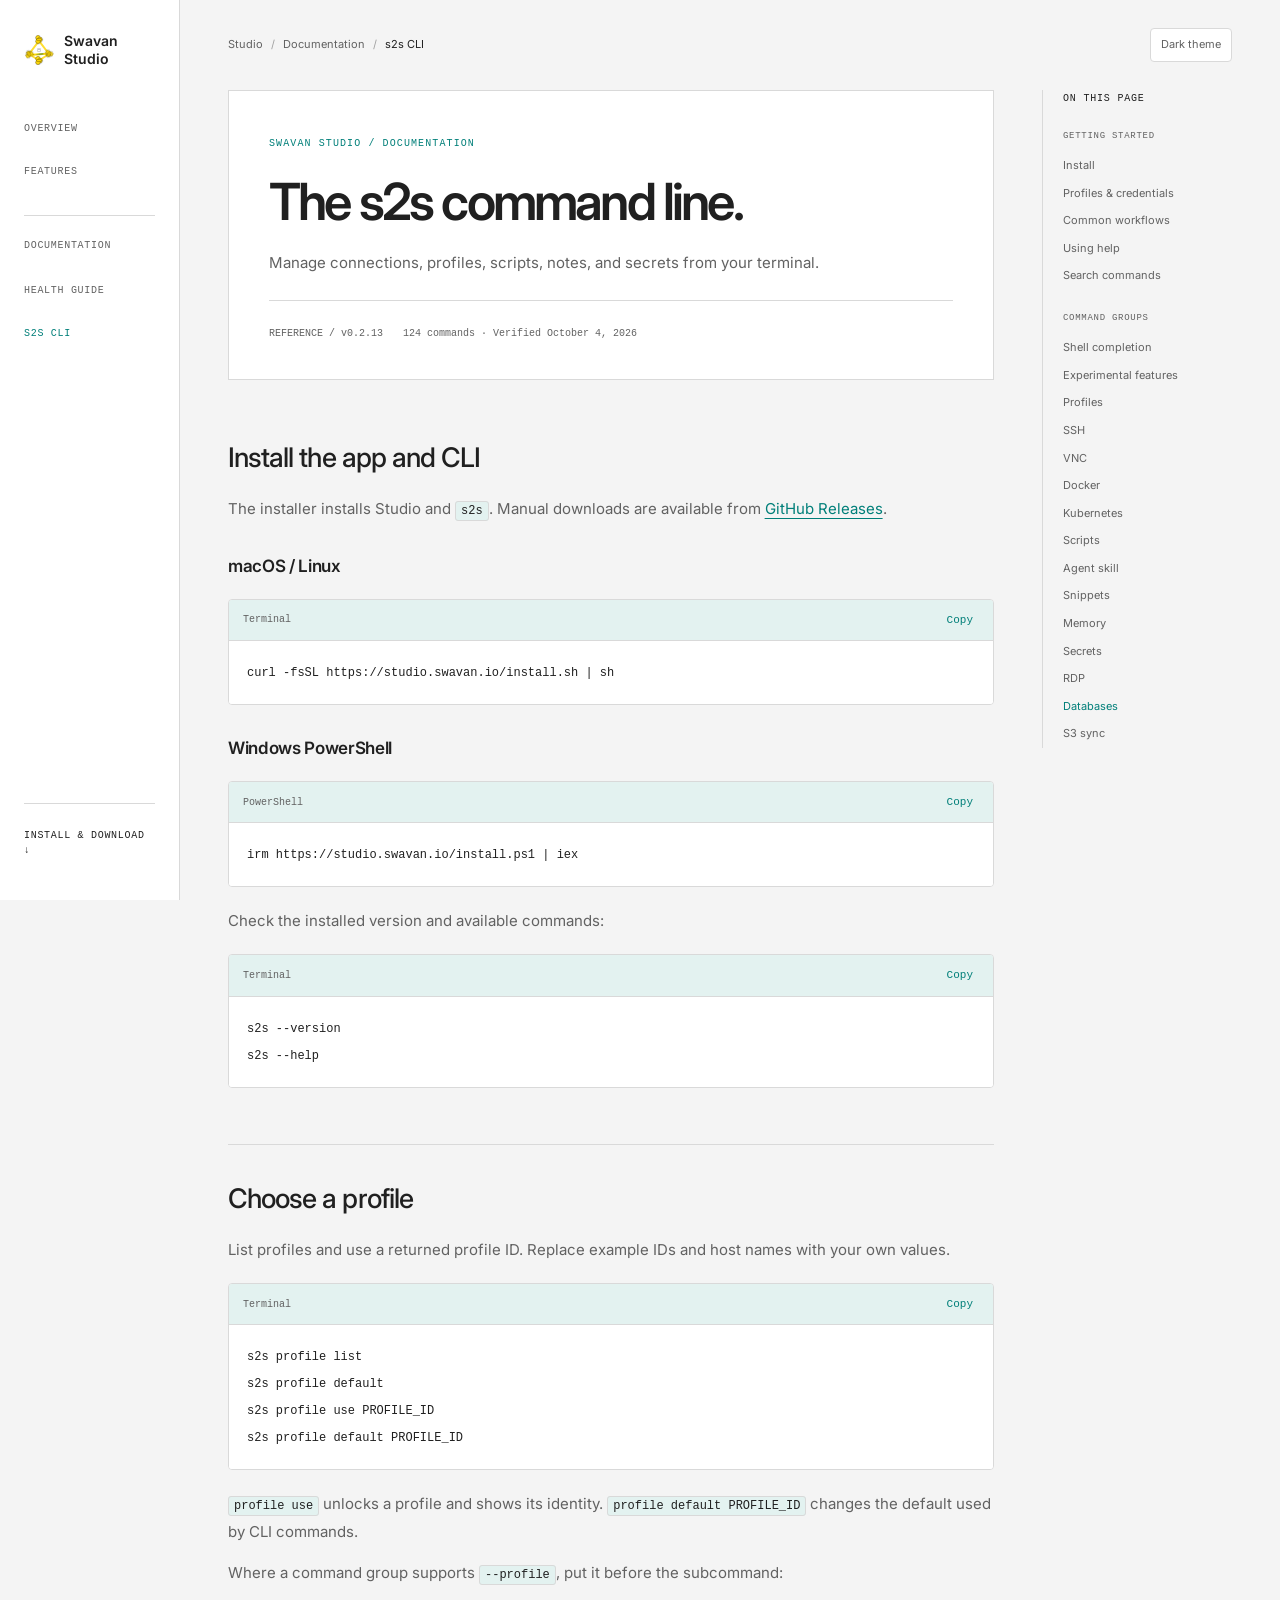
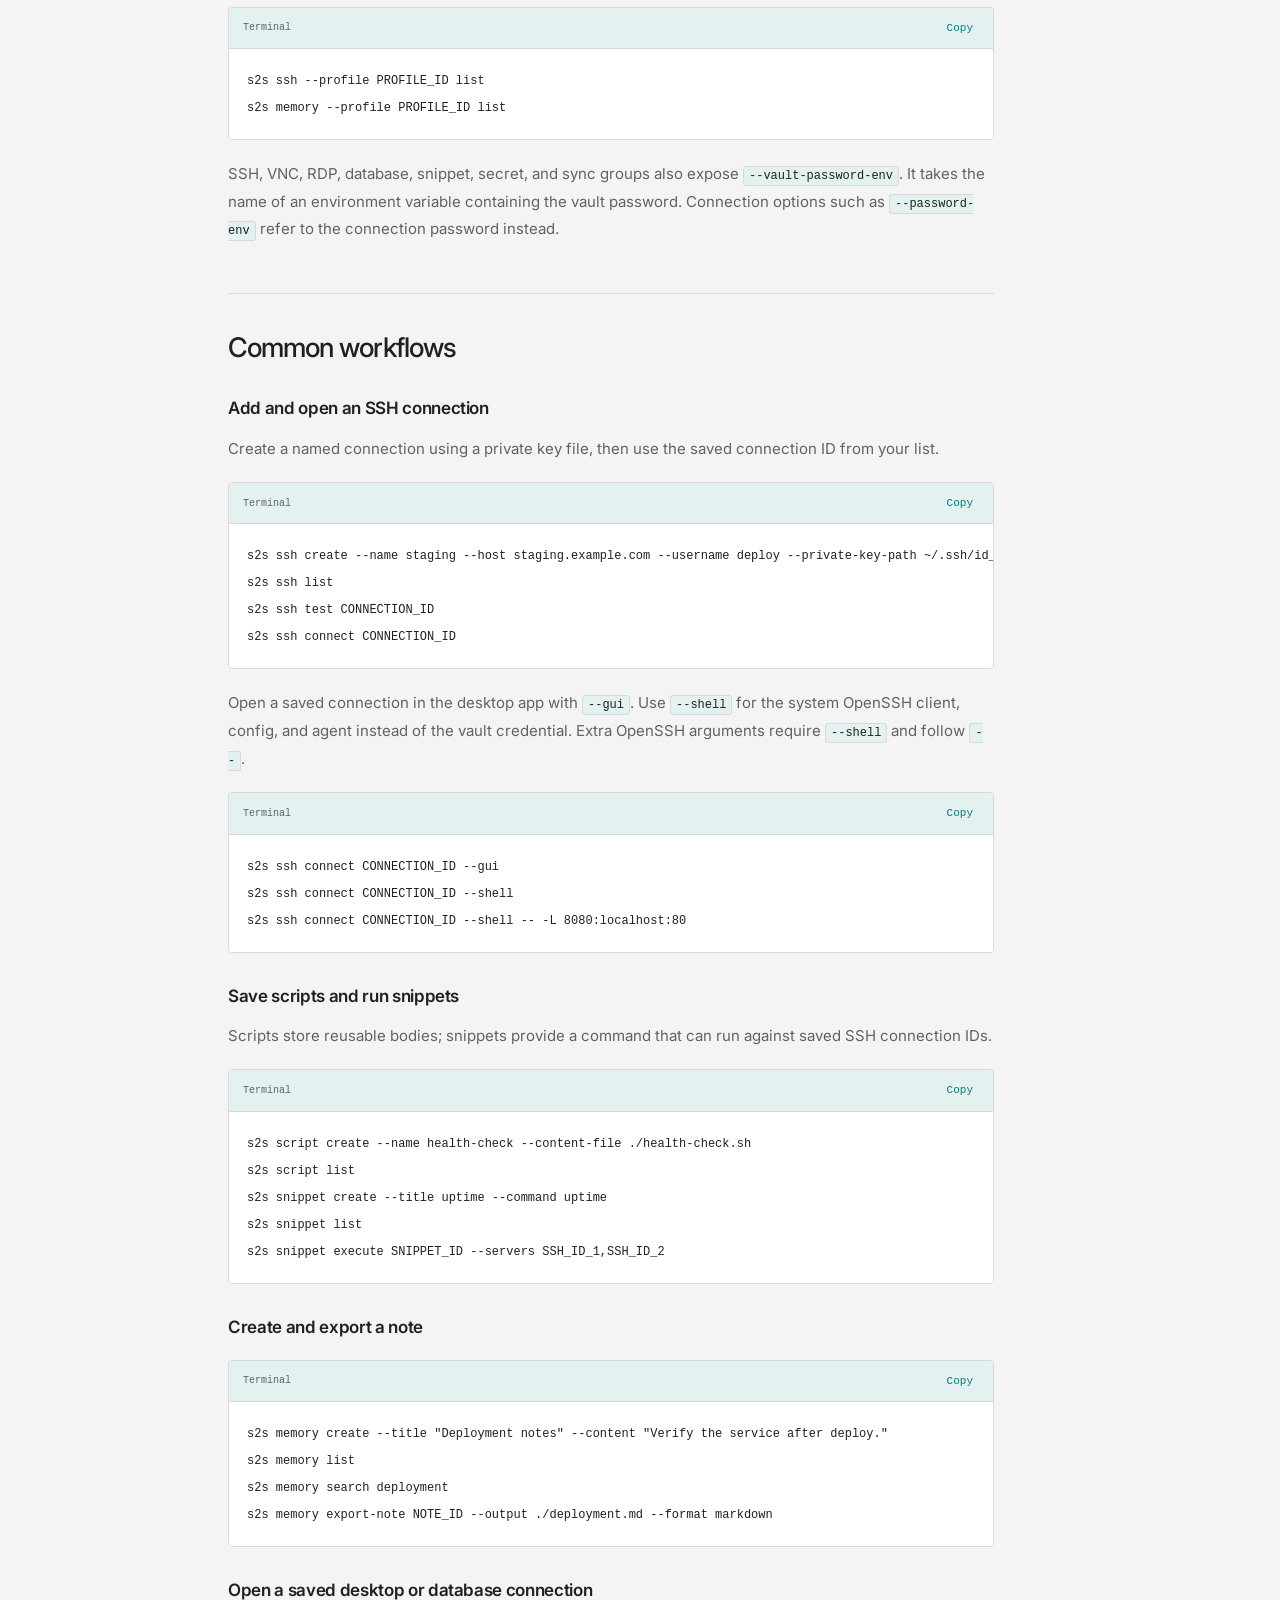
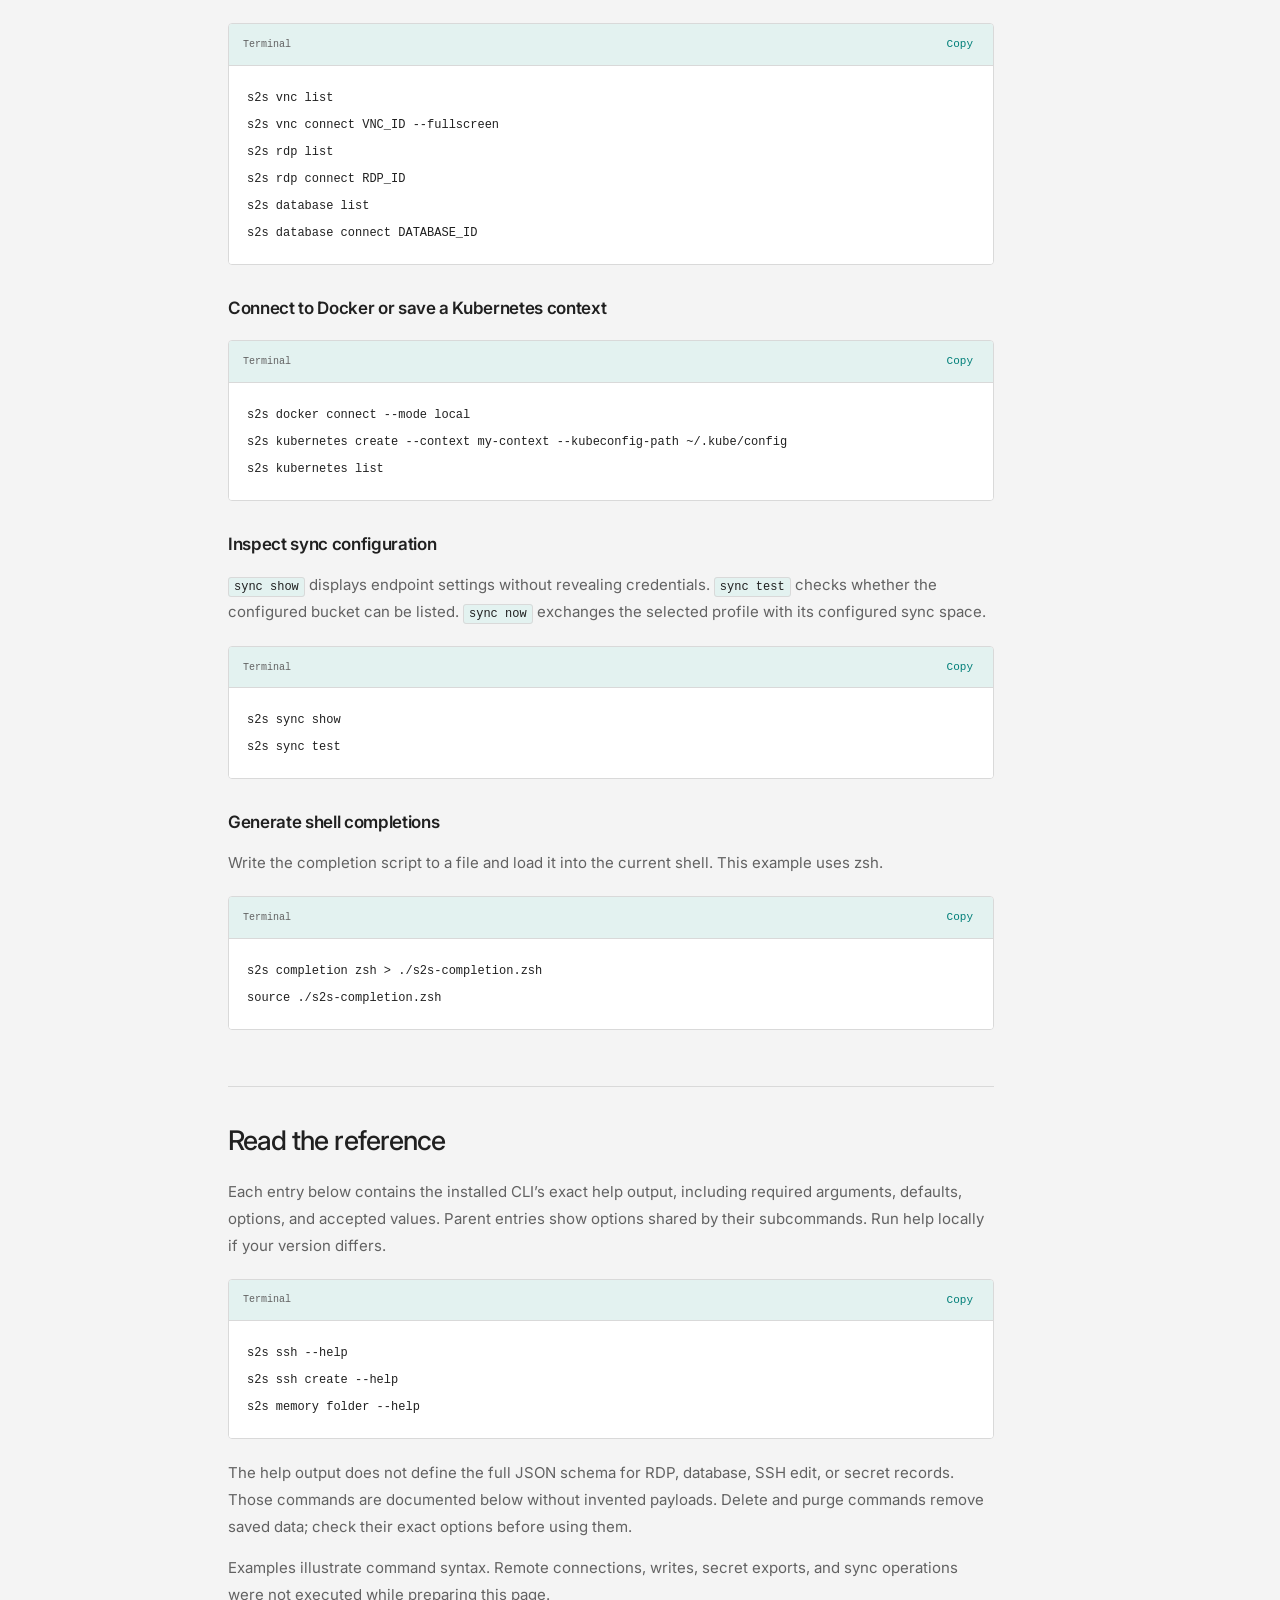
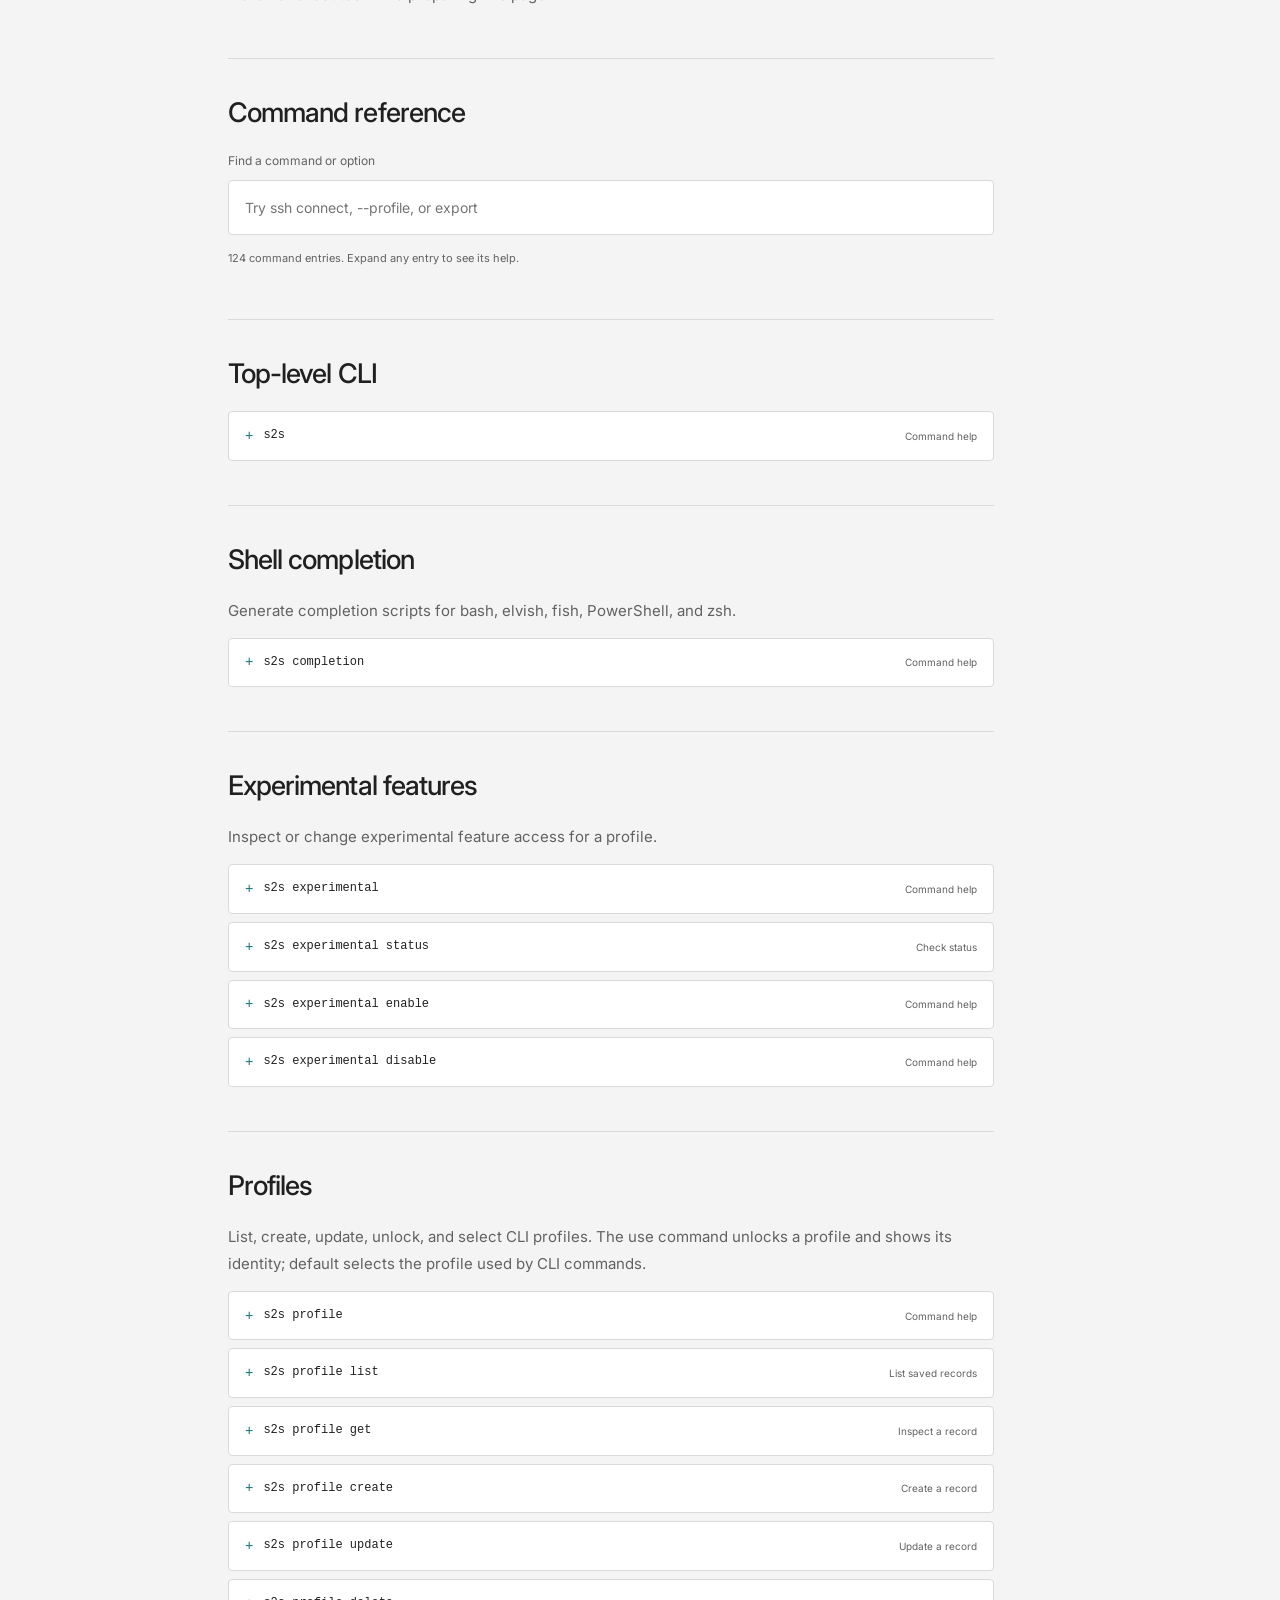
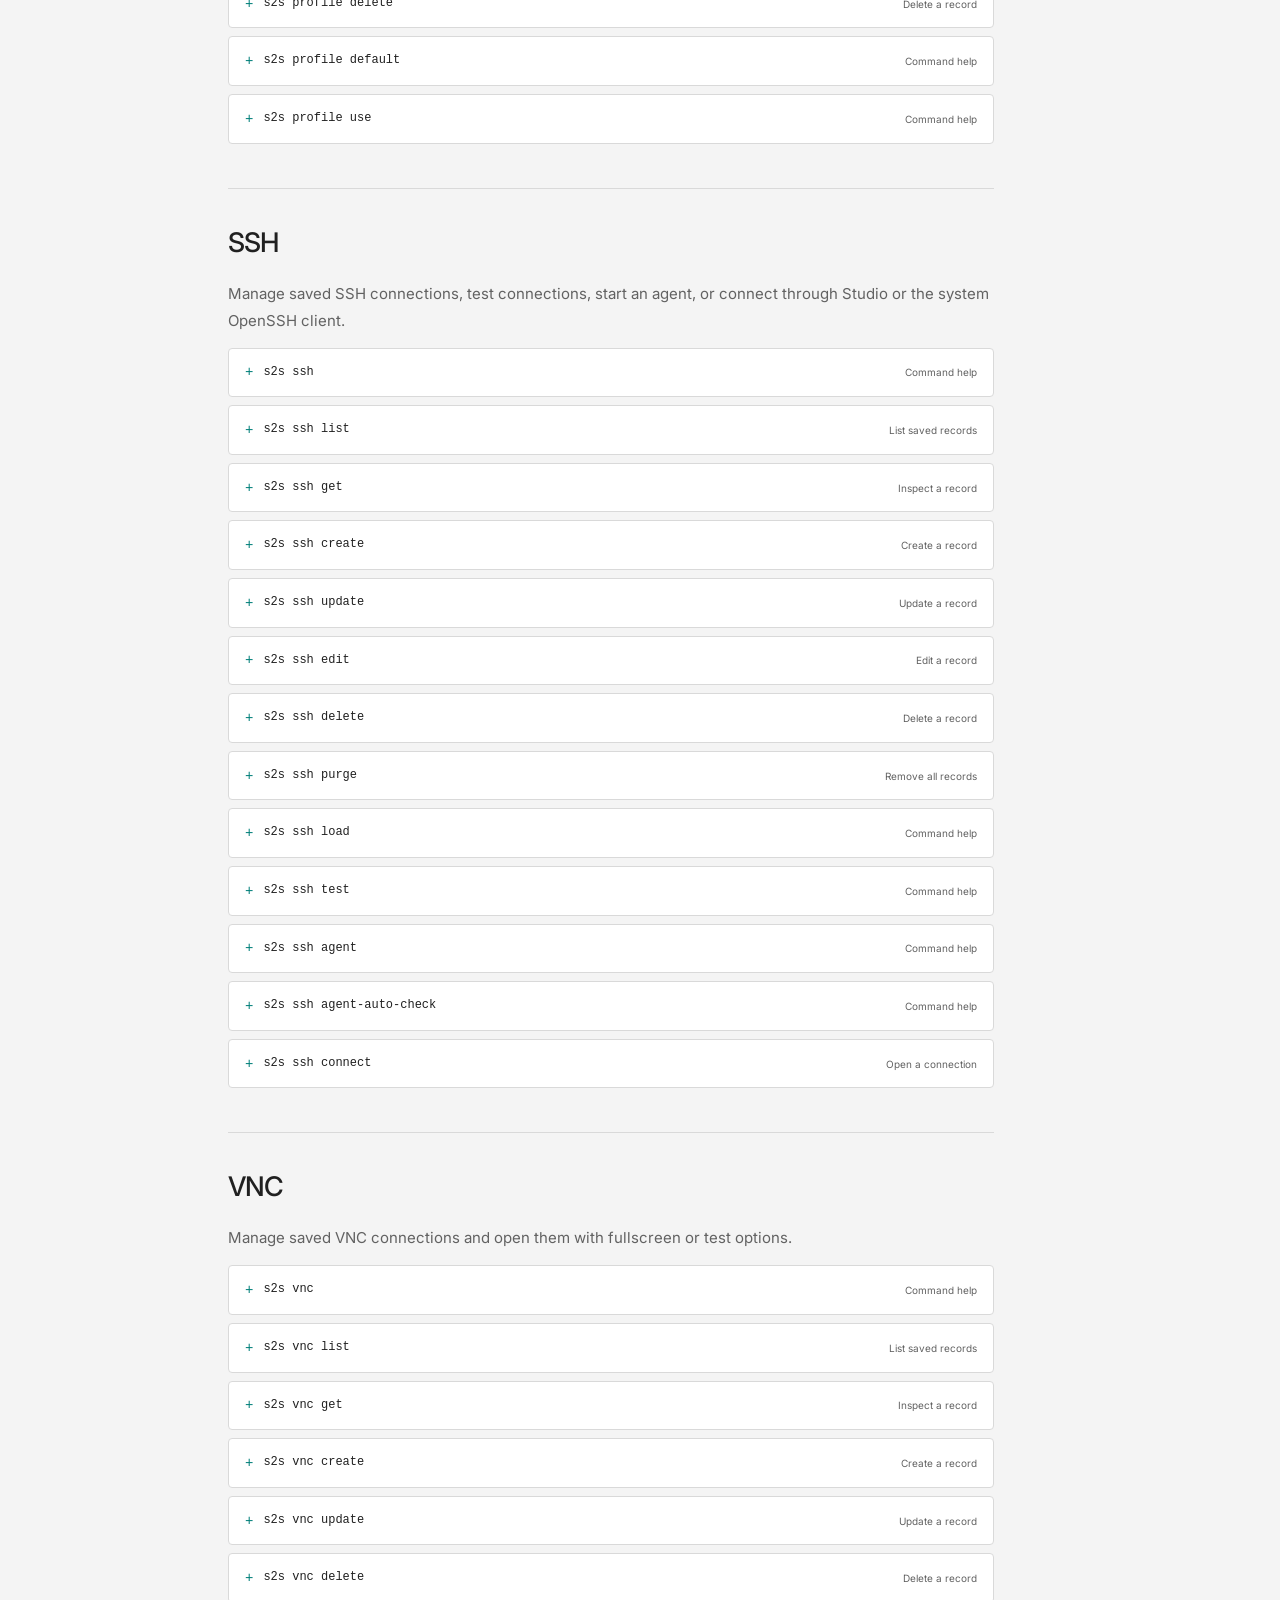
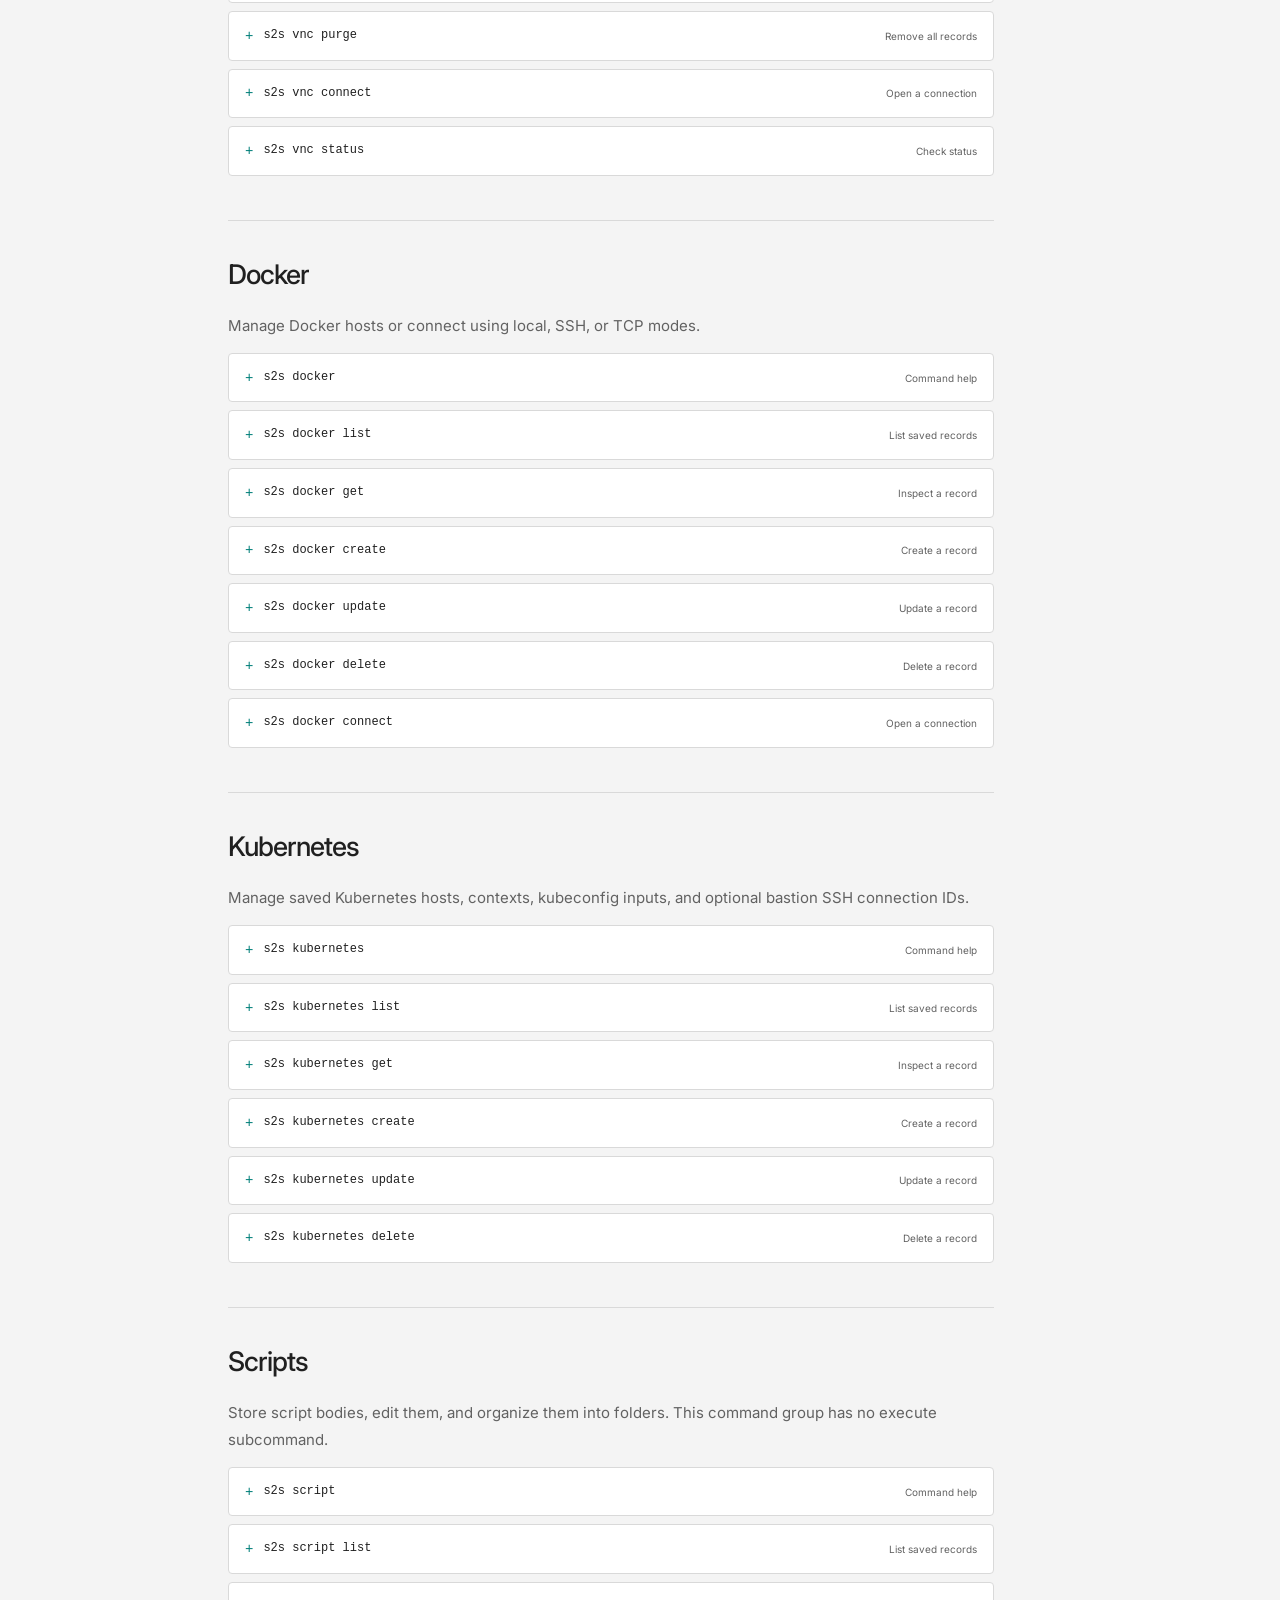
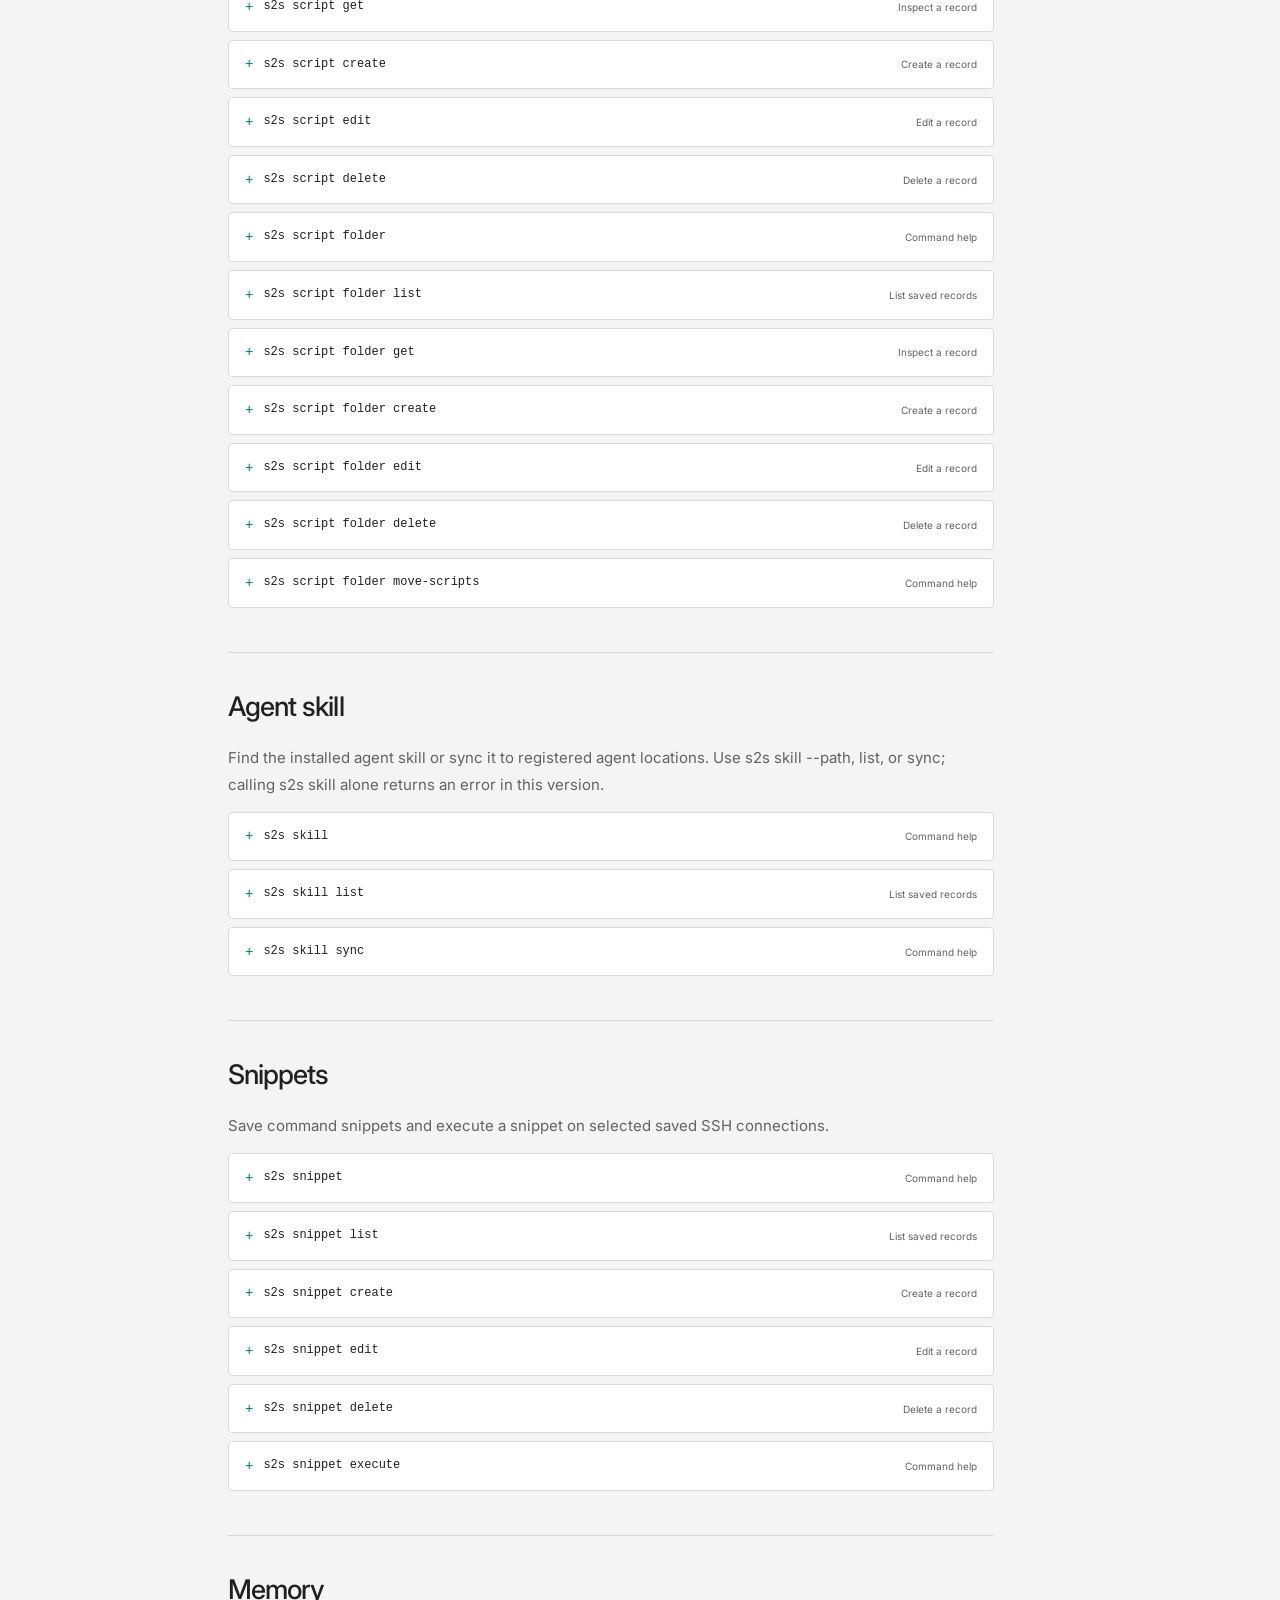
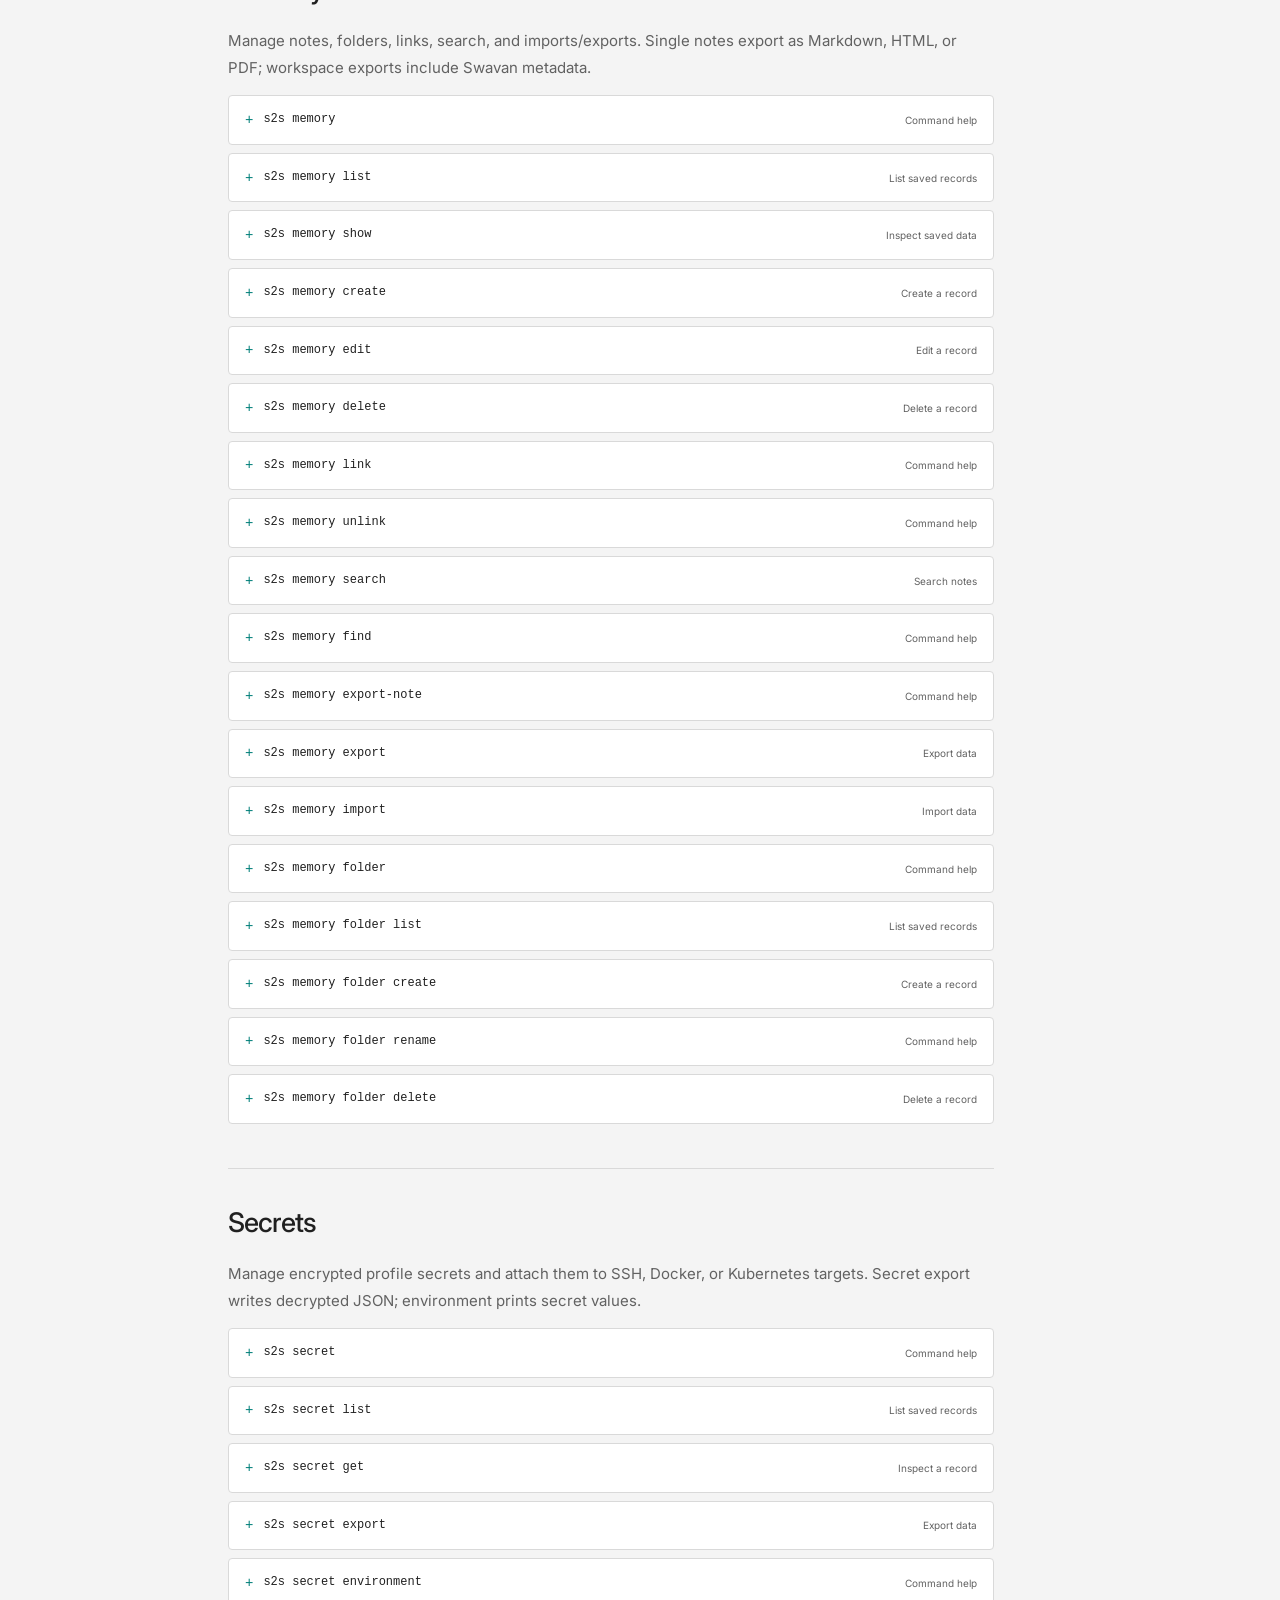
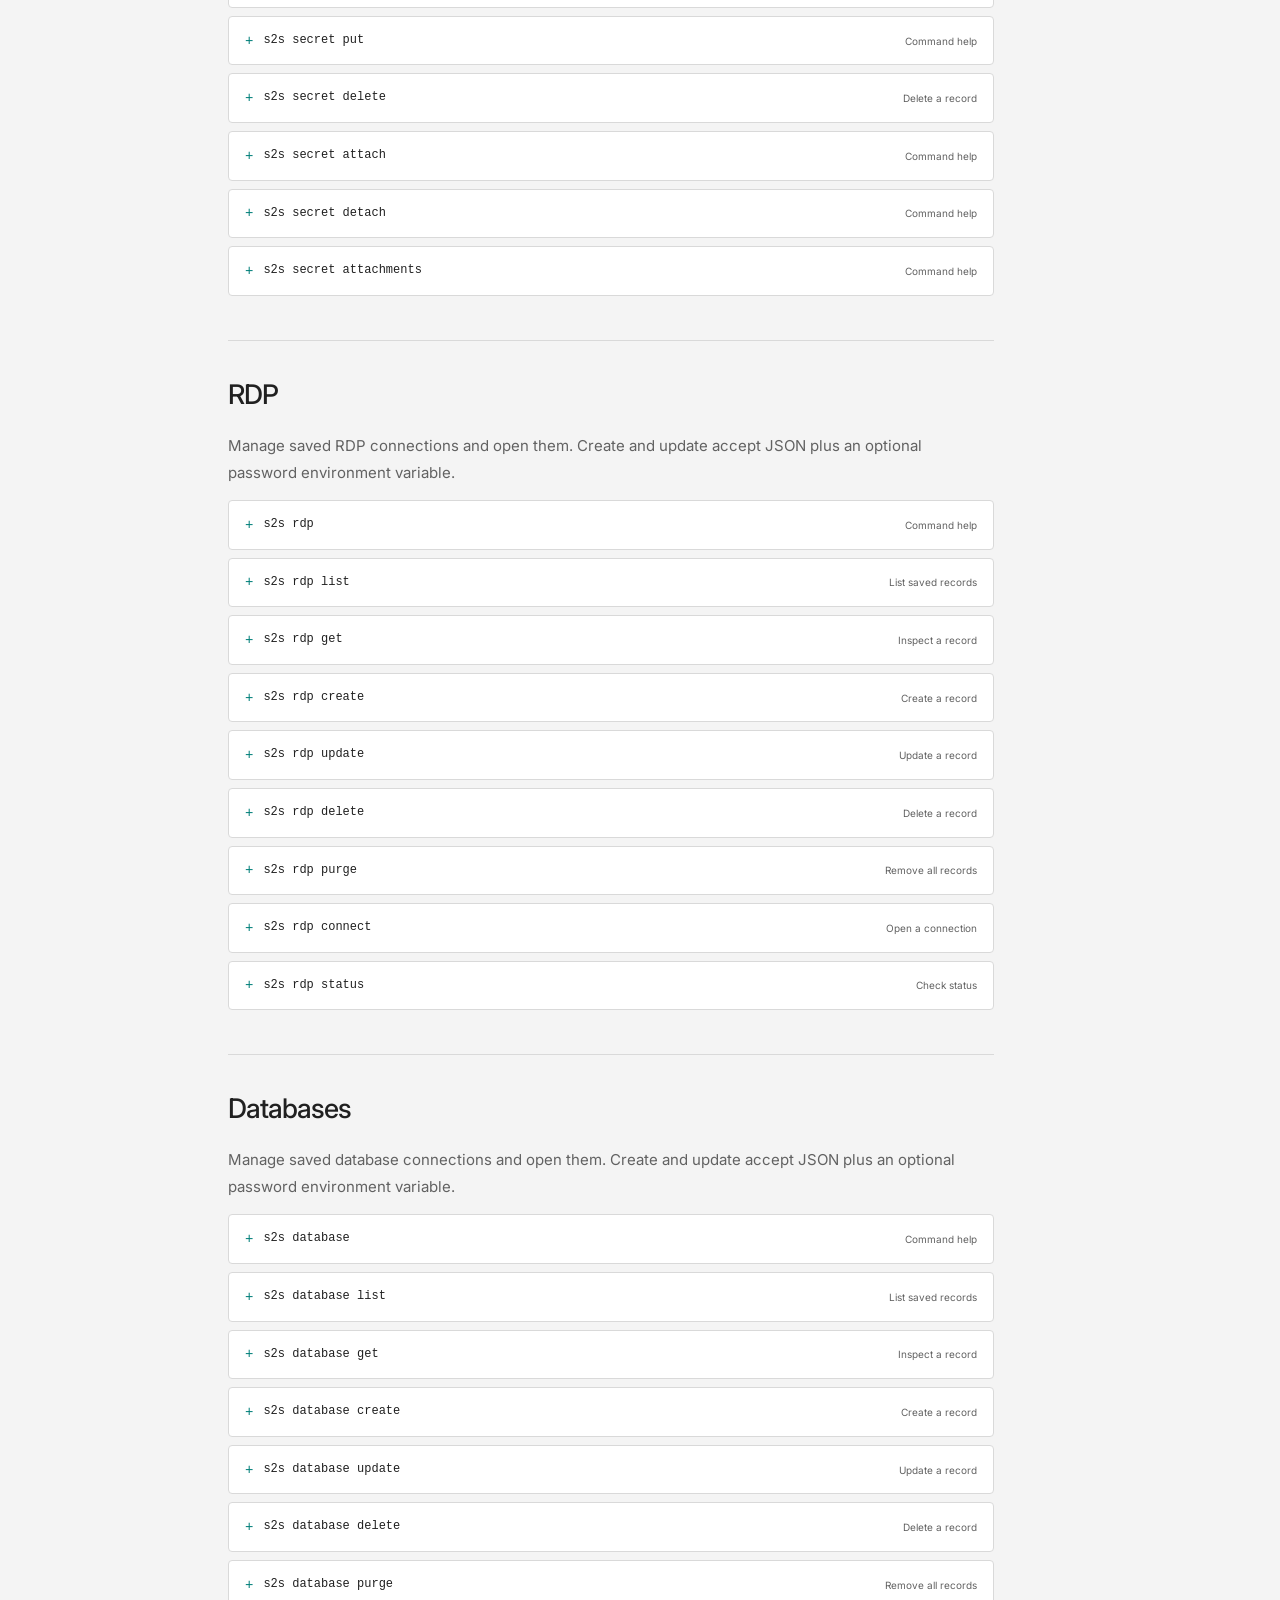
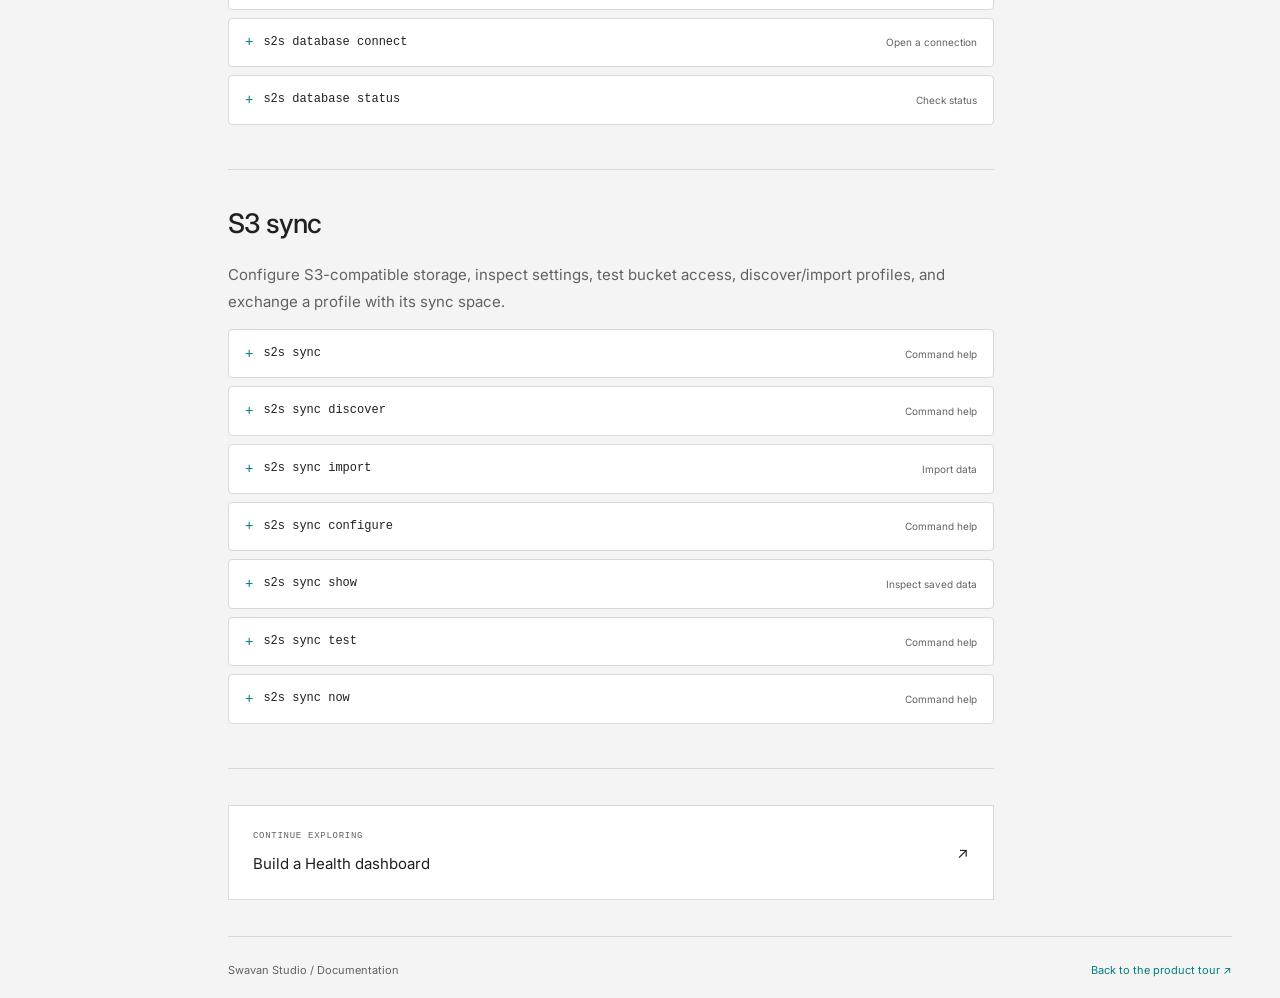
<file: docs.html>
<!DOCTYPE html>
<html lang="en"><head>
<meta charset="UTF-8">
<meta name="viewport" content="width=device-width, initial-scale=1"><title>s2s CLI Documentation — Swavan Studio</title>
<meta name="description" content="Install and use the Swavan Studio s2s CLI. Workflow examples and a searchable command reference for profiles, SSH, Docker, Memory, secrets, and more.">
<link rel="canonical" href="https://studio.swavan.io/docs.html">
<link rel="icon" href="public/icon.svg" type="image/svg+xml"><script>
let theme = matchMedia('(prefers-color-scheme: dark)').matches ? 'dark' : 'light';
try { const saved = localStorage.getItem('swavan-theme'); if (saved === 'dark' || saved === 'light') theme = saved; } catch (_) {}
document.documentElement.dataset.theme = theme;
</script>
<link rel="stylesheet" href="documentation.css">
<link rel="preconnect" href="https://fonts.googleapis.com">
<link rel="preconnect" href="https://fonts.gstatic.com" crossorigin>
<link href="https://fonts.googleapis.com/css2?family=Inter:wght@400;500;600;700&display=swap" rel="stylesheet"></head><body>
<aside class="site-sidebar" aria-label="Site navigation">
  <a class="sidebar-brand" href="index.html"><img src="public/icon.svg" alt=""><span>Swavan<br>Studio</span></a>
  <nav class="sidebar-options" aria-label="Main options">
    <a href="index.html">Overview</a><a href="index.html#product-tour">Features</a>
    <span class="sidebar-label">Documentation</span>
    <a href="health.html">Health guide</a>
    <a href="docs.html" aria-current="page">s2s CLI</a>
  </nav><a class="sidebar-download" href="index.html#download">Install &amp; download ↓</a>
</aside>
<div class="doc-shell">
<div class="doc-toolbar">
<nav class="breadcrumbs" aria-label="Breadcrumb"><ol><li><a href="index.html">Studio</a></li><li>Documentation</li><li aria-current="page">s2s CLI</li></ol></nav><button class="theme-toggle" type="button" id="theme-toggle">Switch theme</button></div>
<div class="doc-layout">
<main class="doc-main" id="doc-content">
<div class="doc-intro"><span class="eyebrow">Swavan Studio / Documentation</span><h1>The s2s command line.</h1><p>Manage connections, profiles, scripts, notes, and secrets from your terminal.</p>
<div class="doc-meta"><span>REFERENCE / v0.2.13</span><span>124 commands · Verified October 4, 2026</span></div></div>
<section id="install"><h2>Install the app and CLI</h2><p>The installer installs Studio and <code>s2s</code>. Manual downloads are available from <a href="https://github.com/swavan/studio/releases/latest">GitHub Releases</a>.</p><h3>macOS / Linux</h3><div class="code-block"><div class="code-toolbar"><span>Terminal</span><button type="button" class="copy-code" aria-label="Copy command example">Copy</button></div><pre><code>curl -fsSL https://studio.swavan.io/install.sh | sh</code></pre></div><h3>Windows PowerShell</h3><div class="code-block"><div class="code-toolbar"><span>PowerShell</span><button type="button" class="copy-code" aria-label="Copy command example">Copy</button></div><pre><code>irm https://studio.swavan.io/install.ps1 | iex</code></pre></div><p>Check the installed version and available commands:</p><div class="code-block"><div class="code-toolbar"><span>Terminal</span><button type="button" class="copy-code" aria-label="Copy command example">Copy</button></div><pre><code>s2s --version
s2s --help</code></pre></div></section>
<section id="start"><h2>Choose a profile</h2><p>List profiles and use a returned profile ID. Replace example IDs and host names with your own values.</p><div class="code-block"><div class="code-toolbar"><span>Terminal</span><button type="button" class="copy-code" aria-label="Copy command example">Copy</button></div><pre><code>s2s profile list
s2s profile default
s2s profile use PROFILE_ID
s2s profile default PROFILE_ID</code></pre></div><p><code>profile use</code> unlocks a profile and shows its identity. <code>profile default PROFILE_ID</code> changes the default used by CLI commands.</p><p>Where a command group supports <code>--profile</code>, put it before the subcommand:</p><div class="code-block"><div class="code-toolbar"><span>Terminal</span><button type="button" class="copy-code" aria-label="Copy command example">Copy</button></div><pre><code>s2s ssh --profile PROFILE_ID list
s2s memory --profile PROFILE_ID list</code></pre></div><p>SSH, VNC, RDP, database, snippet, secret, and sync groups also expose <code>--vault-password-env</code>. It takes the name of an environment variable containing the vault password. Connection options such as <code>--password-env</code> refer to the connection password instead.</p></section>
<section id="workflows"><h2>Common workflows</h2><h3>Add and open an SSH connection</h3><p>Create a named connection using a private key file, then use the saved connection ID from your list.</p><div class="code-block"><div class="code-toolbar"><span>Terminal</span><button type="button" class="copy-code" aria-label="Copy command example">Copy</button></div><pre><code>s2s ssh create --name staging --host staging.example.com --username deploy --private-key-path ~/.ssh/id_ed25519
s2s ssh list
s2s ssh test CONNECTION_ID
s2s ssh connect CONNECTION_ID</code></pre></div><p>Open a saved connection in the desktop app with <code>--gui</code>. Use <code>--shell</code> for the system OpenSSH client, config, and agent instead of the vault credential. Extra OpenSSH arguments require <code>--shell</code> and follow <code>--</code>.</p><div class="code-block"><div class="code-toolbar"><span>Terminal</span><button type="button" class="copy-code" aria-label="Copy command example">Copy</button></div><pre><code>s2s ssh connect CONNECTION_ID --gui
s2s ssh connect CONNECTION_ID --shell
s2s ssh connect CONNECTION_ID --shell -- -L 8080:localhost:80</code></pre></div><h3>Save scripts and run snippets</h3><p>Scripts store reusable bodies; snippets provide a command that can run against saved SSH connection IDs.</p><div class="code-block"><div class="code-toolbar"><span>Terminal</span><button type="button" class="copy-code" aria-label="Copy command example">Copy</button></div><pre><code>s2s script create --name health-check --content-file ./health-check.sh
s2s script list
s2s snippet create --title uptime --command uptime
s2s snippet list
s2s snippet execute SNIPPET_ID --servers SSH_ID_1,SSH_ID_2</code></pre></div><h3>Create and export a note</h3><div class="code-block"><div class="code-toolbar"><span>Terminal</span><button type="button" class="copy-code" aria-label="Copy command example">Copy</button></div><pre><code>s2s memory create --title &quot;Deployment notes&quot; --content &quot;Verify the service after deploy.&quot;
s2s memory list
s2s memory search deployment
s2s memory export-note NOTE_ID --output ./deployment.md --format markdown</code></pre></div><h3>Open a saved desktop or database connection</h3><div class="code-block"><div class="code-toolbar"><span>Terminal</span><button type="button" class="copy-code" aria-label="Copy command example">Copy</button></div><pre><code>s2s vnc list
s2s vnc connect VNC_ID --fullscreen
s2s rdp list
s2s rdp connect RDP_ID
s2s database list
s2s database connect DATABASE_ID</code></pre></div><h3>Connect to Docker or save a Kubernetes context</h3><div class="code-block"><div class="code-toolbar"><span>Terminal</span><button type="button" class="copy-code" aria-label="Copy command example">Copy</button></div><pre><code>s2s docker connect --mode local
s2s kubernetes create --context my-context --kubeconfig-path ~/.kube/config
s2s kubernetes list</code></pre></div><h3>Inspect sync configuration</h3><p><code>sync show</code> displays endpoint settings without revealing credentials. <code>sync test</code> checks whether the configured bucket can be listed. <code>sync now</code> exchanges the selected profile with its configured sync space.</p><div class="code-block"><div class="code-toolbar"><span>Terminal</span><button type="button" class="copy-code" aria-label="Copy command example">Copy</button></div><pre><code>s2s sync show
s2s sync test</code></pre></div><h3>Generate shell completions</h3><p>Write the completion script to a file and load it into the current shell. This example uses zsh.</p><div class="code-block"><div class="code-toolbar"><span>Terminal</span><button type="button" class="copy-code" aria-label="Copy command example">Copy</button></div><pre><code>s2s completion zsh &gt; ./s2s-completion.zsh
source ./s2s-completion.zsh</code></pre></div></section>
<section id="help"><h2>Read the reference</h2><p>Each entry below contains the installed CLI’s exact help output, including required arguments, defaults, options, and accepted values. Parent entries show options shared by their subcommands. Run help locally if your version differs.</p><div class="code-block"><div class="code-toolbar"><span>Terminal</span><button type="button" class="copy-code" aria-label="Copy command example">Copy</button></div><pre><code>s2s ssh --help
s2s ssh create --help
s2s memory folder --help</code></pre></div><p>The help output does not define the full JSON schema for RDP, database, SSH edit, or secret records. Those commands are documented below without invented payloads. Delete and purge commands remove saved data; check their exact options before using them.</p><p>Examples illustrate command syntax. Remote connections, writes, secret exports, and sync operations were not executed while preparing this page.</p></section>
<section id="reference"><h2>Command reference</h2><label class="search-label" for="command-search">Find a command or option</label><input type="search" id="command-search" placeholder="Try ssh connect, --profile, or export" autocomplete="off"><p id="search-status" role="status">124 command entries. Expand any entry to see its help.</p></section>
<section class="reference-group" id="s2s"><h2>Top-level CLI</h2><details class="command" id="command-root"><summary><code>s2s</code><span class="command-description">Command help</span></summary><pre><code>Swavan Studio desktop CLI

Usage: s2s &lt;COMMAND&gt;

Commands:
  completion    Print a shell completion script to stdout
  experimental  Manage access to features that are still under active development
  profile
  ssh
  vnc
  docker
  kubernetes    Manage saved Kubernetes hosts in the selected CLI profile
  script        Manage saved shell scripts for a profile
  skill         Print or sync the Swavan Studio agent skill
  snippet
  memory        Manage Memory notes, folders, and links
  secret        Manage encrypted profile secrets and connection attachments
  rdp
  database
  sync          Configure and check S3-compatible application sync storage
  help          Print this message or the help of the given subcommand(s)

Options:
  -h, --help     Print help
  -V, --version  Print version</code></pre></details></section>
<section class="reference-group" id="completion"><h2>Shell completion</h2><p>Generate completion scripts for bash, elvish, fish, PowerShell, and zsh.</p><details class="command" id="s2s-completion"><summary><code>s2s completion</code><span class="command-description">Command help</span></summary><pre><code>Print a shell completion script to stdout

Usage: s2s completion &lt;SHELL&gt;

Arguments:
  &lt;SHELL&gt;  [possible values: bash, elvish, fish, powershell, zsh]

Options:
  -h, --help  Print help</code></pre></details></section>
<section class="reference-group" id="experimental"><h2>Experimental features</h2><p>Inspect or change experimental feature access for a profile.</p><details class="command" id="s2s-experimental"><summary><code>s2s experimental</code><span class="command-description">Command help</span></summary><pre><code>Manage access to features that are still under active development

Usage: s2s experimental [OPTIONS] &lt;COMMAND&gt;

Commands:
  status   Show whether experimental features are enabled for the profile
  enable   Opt in to experimental features for the profile
  disable  Opt out of experimental features for the profile
  help     Print this message or the help of the given subcommand(s)

Options:
      --profile &lt;PROFILE&gt;
  -h, --help               Print help</code></pre></details><details class="command" id="s2s-experimental-status"><summary><code>s2s experimental status</code><span class="command-description">Check status</span></summary><pre><code>Show whether experimental features are enabled for the profile

Usage: s2s experimental status

Options:
  -h, --help  Print help</code></pre></details><details class="command" id="s2s-experimental-enable"><summary><code>s2s experimental enable</code><span class="command-description">Command help</span></summary><pre><code>Opt in to experimental features for the profile

Usage: s2s experimental enable

Options:
  -h, --help  Print help</code></pre></details><details class="command" id="s2s-experimental-disable"><summary><code>s2s experimental disable</code><span class="command-description">Command help</span></summary><pre><code>Opt out of experimental features for the profile

Usage: s2s experimental disable

Options:
  -h, --help  Print help</code></pre></details></section>
<section class="reference-group" id="profile"><h2>Profiles</h2><p>List, create, update, unlock, and select CLI profiles. The use command unlocks a profile and shows its identity; default selects the profile used by CLI commands.</p><details class="command" id="s2s-profile"><summary><code>s2s profile</code><span class="command-description">Command help</span></summary><pre><code>Usage: s2s profile &lt;COMMAND&gt;

Commands:
  list
  get
  create
  update
  delete
  default  Show or change the default profile for CLI commands
  use      Unlock a profile and show its identity
  help     Print this message or the help of the given subcommand(s)

Options:
  -h, --help  Print help</code></pre></details><details class="command" id="s2s-profile-list"><summary><code>s2s profile list</code><span class="command-description">List saved records</span></summary><pre><code>Usage: s2s profile list

Options:
  -h, --help  Print help</code></pre></details><details class="command" id="s2s-profile-get"><summary><code>s2s profile get</code><span class="command-description">Inspect a record</span></summary><pre><code>Usage: s2s profile get &lt;ID&gt;

Arguments:
  &lt;ID&gt;

Options:
  -h, --help  Print help</code></pre></details><details class="command" id="s2s-profile-create"><summary><code>s2s profile create</code><span class="command-description">Create a record</span></summary><pre><code>Usage: s2s profile create [OPTIONS] --display-name &lt;DISPLAY_NAME&gt; --username &lt;USERNAME&gt;

Options:
      --display-name &lt;DISPLAY_NAME&gt;
      --username &lt;USERNAME&gt;
      --email &lt;EMAIL&gt;                            [default: &quot;&quot;]
      --avatar-base64 &lt;AVATAR_BASE64&gt;            [default: &quot;&quot;]
      --vault-password-env &lt;VAULT_PASSWORD_ENV&gt;
  -h, --help                                     Print help</code></pre></details><details class="command" id="s2s-profile-update"><summary><code>s2s profile update</code><span class="command-description">Update a record</span></summary><pre><code>Usage: s2s profile update [OPTIONS] --display-name &lt;DISPLAY_NAME&gt; --username &lt;USERNAME&gt; &lt;ID&gt;

Arguments:
  &lt;ID&gt;

Options:
      --display-name &lt;DISPLAY_NAME&gt;
      --username &lt;USERNAME&gt;
      --email &lt;EMAIL&gt;                            [default: &quot;&quot;]
      --avatar-base64 &lt;AVATAR_BASE64&gt;            [default: &quot;&quot;]
      --vault-password-env &lt;VAULT_PASSWORD_ENV&gt;
  -h, --help                                     Print help</code></pre></details><details class="command" id="s2s-profile-delete"><summary><code>s2s profile delete</code><span class="command-description">Delete a record</span></summary><pre><code>Usage: s2s profile delete [OPTIONS] &lt;ID&gt;

Arguments:
  &lt;ID&gt;

Options:
      --vault-password-env &lt;VAULT_PASSWORD_ENV&gt;
  -h, --help                                     Print help</code></pre></details><details class="command" id="s2s-profile-default"><summary><code>s2s profile default</code><span class="command-description">Command help</span></summary><pre><code>Show or change the default profile for CLI commands

Usage: s2s profile default [ID]

Arguments:
  [ID]

Options:
  -h, --help  Print help</code></pre></details><details class="command" id="s2s-profile-use"><summary><code>s2s profile use</code><span class="command-description">Command help</span></summary><pre><code>Unlock a profile and show its identity

Usage: s2s profile use &lt;ID&gt;

Arguments:
  &lt;ID&gt;

Options:
  -h, --help  Print help</code></pre></details></section>
<section class="reference-group" id="ssh"><h2>SSH</h2><p>Manage saved SSH connections, test connections, start an agent, or connect through Studio or the system OpenSSH client.</p><details class="command" id="s2s-ssh"><summary><code>s2s ssh</code><span class="command-description">Command help</span></summary><pre><code>Usage: s2s ssh [OPTIONS] &lt;COMMAND&gt;

Commands:
  list
  get
  create
  update
  edit
  delete
  purge
  load
  test
  agent
  agent-auto-check  Configure automatic `ssh-add -l` checks after the agent starts
  connect
  help              Print this message or the help of the given subcommand(s)

Options:
      --profile &lt;PROFILE&gt;
      --vault-password-env &lt;VAULT_PASSWORD_ENV&gt;
  -h, --help                                     Print help</code></pre></details><details class="command" id="s2s-ssh-list"><summary><code>s2s ssh list</code><span class="command-description">List saved records</span></summary><pre><code>Usage: s2s ssh list [OPTIONS]

Options:
      --page &lt;PAGE&gt;      [default: 1]
      --size &lt;SIZE&gt;      [default: 50]
      --search &lt;SEARCH&gt;
  -h, --help             Print help</code></pre></details><details class="command" id="s2s-ssh-get"><summary><code>s2s ssh get</code><span class="command-description">Inspect a record</span></summary><pre><code>Usage: s2s ssh get &lt;ID&gt;

Arguments:
  &lt;ID&gt;

Options:
  -h, --help  Print help</code></pre></details><details class="command" id="s2s-ssh-create"><summary><code>s2s ssh create</code><span class="command-description">Create a record</span></summary><pre><code>Usage: s2s ssh create [OPTIONS] --name &lt;NAME&gt; --host &lt;HOST&gt; --username &lt;USERNAME&gt;

Options:
      --name &lt;NAME&gt;
      --description &lt;DESCRIPTION&gt;                [default: &quot;&quot;]
      --host &lt;HOST&gt;
      --port &lt;PORT&gt;                              [default: 22]
      --username &lt;USERNAME&gt;
      --password-env &lt;PASSWORD_ENV&gt;
      --private-key-path &lt;PRIVATE_KEY_PATH&gt;
      --private-key &lt;PRIVATE_KEY&gt;
      --passphrase-env &lt;PASSPHRASE_ENV&gt;
      --key-and-password
      --ssh-agent
      --landing-path &lt;LANDING_PATH&gt;
      --os-type &lt;OS_TYPE&gt;                        [default: auto]
      --agent-forwarding
      --use-mosh
      --connection-timeout &lt;CONNECTION_TIMEOUT&gt;  [default: 30]
  -h, --help                                     Print help</code></pre></details><details class="command" id="s2s-ssh-update"><summary><code>s2s ssh update</code><span class="command-description">Update a record</span></summary><pre><code>Usage: s2s ssh update [OPTIONS] --name &lt;NAME&gt; --host &lt;HOST&gt; --username &lt;USERNAME&gt; &lt;ID&gt;

Arguments:
  &lt;ID&gt;

Options:
      --name &lt;NAME&gt;
      --description &lt;DESCRIPTION&gt;                [default: &quot;&quot;]
      --host &lt;HOST&gt;
      --port &lt;PORT&gt;                              [default: 22]
      --username &lt;USERNAME&gt;
      --password-env &lt;PASSWORD_ENV&gt;
      --private-key-path &lt;PRIVATE_KEY_PATH&gt;
      --private-key &lt;PRIVATE_KEY&gt;
      --passphrase-env &lt;PASSPHRASE_ENV&gt;
      --key-and-password
      --ssh-agent
      --landing-path &lt;LANDING_PATH&gt;
      --os-type &lt;OS_TYPE&gt;                        [default: auto]
      --agent-forwarding
      --use-mosh
      --connection-timeout &lt;CONNECTION_TIMEOUT&gt;  [default: 30]
  -h, --help                                     Print help</code></pre></details><details class="command" id="s2s-ssh-edit"><summary><code>s2s ssh edit</code><span class="command-description">Edit a record</span></summary><pre><code>Usage: s2s ssh edit --json &lt;JSON&gt; &lt;ID&gt;

Arguments:
  &lt;ID&gt;

Options:
      --json &lt;JSON&gt;
  -h, --help         Print help</code></pre></details><details class="command" id="s2s-ssh-delete"><summary><code>s2s ssh delete</code><span class="command-description">Delete a record</span></summary><pre><code>Usage: s2s ssh delete [OPTIONS] &lt;ID&gt;

Arguments:
  &lt;ID&gt;

Options:
      --force
  -h, --help   Print help</code></pre></details><details class="command" id="s2s-ssh-purge"><summary><code>s2s ssh purge</code><span class="command-description">Remove all records</span></summary><pre><code>Usage: s2s ssh purge [OPTIONS]

Options:
      --force
  -h, --help   Print help</code></pre></details><details class="command" id="s2s-ssh-load"><summary><code>s2s ssh load</code><span class="command-description">Command help</span></summary><pre><code>Usage: s2s ssh load --from &lt;FROM&gt;

Options:
      --from &lt;FROM&gt;
  -h, --help         Print help</code></pre></details><details class="command" id="s2s-ssh-test"><summary><code>s2s ssh test</code><span class="command-description">Command help</span></summary><pre><code>Usage: s2s ssh test &lt;ID&gt;

Arguments:
  &lt;ID&gt;

Options:
  -h, --help  Print help</code></pre></details><details class="command" id="s2s-ssh-agent"><summary><code>s2s ssh agent</code><span class="command-description">Command help</span></summary><pre><code>Usage: s2s ssh agent &lt;ID&gt;

Arguments:
  &lt;ID&gt;

Options:
  -h, --help  Print help</code></pre></details><details class="command" id="s2s-ssh-agent-auto-check"><summary><code>s2s ssh agent-auto-check</code><span class="command-description">Command help</span></summary><pre><code>Configure automatic `ssh-add -l` checks after the agent starts

Usage: s2s ssh agent-auto-check &lt;MODE&gt;

Arguments:
  &lt;MODE&gt;  [possible values: on, off, status]

Options:
  -h, --help  Print help</code></pre></details><details class="command" id="s2s-ssh-connect"><summary><code>s2s ssh connect</code><span class="command-description">Open a connection</span></summary><pre><code>Usage: s2s ssh connect [OPTIONS] &lt;ID&gt; [-- &lt;ARGS&gt;...]

Arguments:
  &lt;ID&gt;
  [ARGS]...  Arguments passed to OpenSSH. Requires --shell

Options:
      --shell  Use the system OpenSSH client, config, and agent instead of the vault credential
      --gui    Open the connection in the desktop app
  -h, --help   Print help</code></pre></details></section>
<section class="reference-group" id="vnc"><h2>VNC</h2><p>Manage saved VNC connections and open them with fullscreen or test options.</p><details class="command" id="s2s-vnc"><summary><code>s2s vnc</code><span class="command-description">Command help</span></summary><pre><code>Usage: s2s vnc [OPTIONS] &lt;COMMAND&gt;

Commands:
  list
  get
  create
  update
  delete
  purge
  connect
  status
  help     Print this message or the help of the given subcommand(s)

Options:
      --vault-password-env &lt;VAULT_PASSWORD_ENV&gt;
  -h, --help                                     Print help</code></pre></details><details class="command" id="s2s-vnc-list"><summary><code>s2s vnc list</code><span class="command-description">List saved records</span></summary><pre><code>Usage: s2s vnc list [OPTIONS]

Options:
      --page &lt;PAGE&gt;      [default: 1]
      --size &lt;SIZE&gt;      [default: 50]
      --search &lt;SEARCH&gt;
  -h, --help             Print help</code></pre></details><details class="command" id="s2s-vnc-get"><summary><code>s2s vnc get</code><span class="command-description">Inspect a record</span></summary><pre><code>Usage: s2s vnc get &lt;ID&gt;

Arguments:
  &lt;ID&gt;

Options:
  -h, --help  Print help</code></pre></details><details class="command" id="s2s-vnc-create"><summary><code>s2s vnc create</code><span class="command-description">Create a record</span></summary><pre><code>Usage: s2s vnc create [OPTIONS] --name &lt;NAME&gt; --host &lt;HOST&gt;

Options:
      --name &lt;NAME&gt;

      --host &lt;HOST&gt;

      --port &lt;PORT&gt;
          [default: 5900]
      --mode &lt;MODE&gt;
          [default: direct] [possible values: direct, ssh-tunnel]
      --ssh-connection-id &lt;SSH_CONNECTION_ID&gt;

      --username &lt;USERNAME&gt;

      --password-env &lt;PASSWORD_ENV&gt;

      --color-depth &lt;COLOR_DEPTH&gt;
          [default: 32]
      --view-only

      --jpeg-quality &lt;JPEG_QUALITY&gt;
          [default: 90]
      --auth-mode &lt;AUTH_MODE&gt;
          [default: auto] [possible values: auto, password, vencrypt]
      --connect-timeout-ms &lt;CONNECT_TIMEOUT_MS&gt;
          [default: 30000]
  -h, --help
          Print help</code></pre></details><details class="command" id="s2s-vnc-update"><summary><code>s2s vnc update</code><span class="command-description">Update a record</span></summary><pre><code>Usage: s2s vnc update [OPTIONS] --name &lt;NAME&gt; --host &lt;HOST&gt; &lt;ID&gt;

Arguments:
  &lt;ID&gt;

Options:
      --name &lt;NAME&gt;

      --host &lt;HOST&gt;

      --port &lt;PORT&gt;
          [default: 5900]
      --mode &lt;MODE&gt;
          [default: direct] [possible values: direct, ssh-tunnel]
      --ssh-connection-id &lt;SSH_CONNECTION_ID&gt;

      --username &lt;USERNAME&gt;

      --password-env &lt;PASSWORD_ENV&gt;

      --color-depth &lt;COLOR_DEPTH&gt;
          [default: 32]
      --view-only

      --jpeg-quality &lt;JPEG_QUALITY&gt;
          [default: 90]
      --auth-mode &lt;AUTH_MODE&gt;
          [default: auto] [possible values: auto, password, vencrypt]
      --connect-timeout-ms &lt;CONNECT_TIMEOUT_MS&gt;
          [default: 30000]
  -h, --help
          Print help</code></pre></details><details class="command" id="s2s-vnc-delete"><summary><code>s2s vnc delete</code><span class="command-description">Delete a record</span></summary><pre><code>Usage: s2s vnc delete [OPTIONS] &lt;ID&gt;

Arguments:
  &lt;ID&gt;

Options:
      --force
  -h, --help   Print help</code></pre></details><details class="command" id="s2s-vnc-purge"><summary><code>s2s vnc purge</code><span class="command-description">Remove all records</span></summary><pre><code>Usage: s2s vnc purge [OPTIONS]

Options:
      --force
  -h, --help   Print help</code></pre></details><details class="command" id="s2s-vnc-connect"><summary><code>s2s vnc connect</code><span class="command-description">Open a connection</span></summary><pre><code>Usage: s2s vnc connect [OPTIONS] &lt;ID&gt;

Arguments:
  &lt;ID&gt;

Options:
      --fullscreen
      --test
  -h, --help        Print help</code></pre></details><details class="command" id="s2s-vnc-status"><summary><code>s2s vnc status</code><span class="command-description">Check status</span></summary><pre><code>Usage: s2s vnc status &lt;ID&gt;

Arguments:
  &lt;ID&gt;

Options:
  -h, --help  Print help</code></pre></details></section>
<section class="reference-group" id="docker"><h2>Docker</h2><p>Manage Docker hosts or connect using local, SSH, or TCP modes.</p><details class="command" id="s2s-docker"><summary><code>s2s docker</code><span class="command-description">Command help</span></summary><pre><code>Usage: s2s docker &lt;COMMAND&gt;

Commands:
  list
  get
  create
  update
  delete
  connect
  help     Print this message or the help of the given subcommand(s)

Options:
  -h, --help  Print help</code></pre></details><details class="command" id="s2s-docker-list"><summary><code>s2s docker list</code><span class="command-description">List saved records</span></summary><pre><code>Usage: s2s docker list

Options:
  -h, --help  Print help</code></pre></details><details class="command" id="s2s-docker-get"><summary><code>s2s docker get</code><span class="command-description">Inspect a record</span></summary><pre><code>Usage: s2s docker get &lt;ID&gt;

Arguments:
  &lt;ID&gt;

Options:
  -h, --help  Print help</code></pre></details><details class="command" id="s2s-docker-create"><summary><code>s2s docker create</code><span class="command-description">Create a record</span></summary><pre><code>Usage: s2s docker create [OPTIONS]

Options:
      --label &lt;LABEL&gt;
      --mode &lt;MODE&gt;                              [default: local] [possible values: local, ssh, tcp]
      --host &lt;HOST&gt;
      --port &lt;PORT&gt;
      --socket-path &lt;SOCKET_PATH&gt;
      --runtime-type &lt;RUNTIME_TYPE&gt;
      --ssh-method &lt;SSH_METHOD&gt;                  [possible values: native, tunnel]
      --remote-socket-path &lt;REMOTE_SOCKET_PATH&gt;
      --profile-id &lt;PROFILE_ID&gt;
      --connect-timeout-ms &lt;CONNECT_TIMEOUT_MS&gt;
  -h, --help                                     Print help</code></pre></details><details class="command" id="s2s-docker-update"><summary><code>s2s docker update</code><span class="command-description">Update a record</span></summary><pre><code>Usage: s2s docker update [OPTIONS] &lt;ID&gt;

Arguments:
  &lt;ID&gt;

Options:
      --label &lt;LABEL&gt;
      --mode &lt;MODE&gt;                              [default: local] [possible values: local, ssh, tcp]
      --host &lt;HOST&gt;
      --port &lt;PORT&gt;
      --socket-path &lt;SOCKET_PATH&gt;
      --runtime-type &lt;RUNTIME_TYPE&gt;
      --ssh-method &lt;SSH_METHOD&gt;                  [possible values: native, tunnel]
      --remote-socket-path &lt;REMOTE_SOCKET_PATH&gt;
      --profile-id &lt;PROFILE_ID&gt;
      --connect-timeout-ms &lt;CONNECT_TIMEOUT_MS&gt;
  -h, --help                                     Print help</code></pre></details><details class="command" id="s2s-docker-delete"><summary><code>s2s docker delete</code><span class="command-description">Delete a record</span></summary><pre><code>Usage: s2s docker delete &lt;ID&gt;

Arguments:
  &lt;ID&gt;

Options:
  -h, --help  Print help</code></pre></details><details class="command" id="s2s-docker-connect"><summary><code>s2s docker connect</code><span class="command-description">Open a connection</span></summary><pre><code>Usage: s2s docker connect [OPTIONS]

Options:
      --label &lt;LABEL&gt;
      --mode &lt;MODE&gt;                              [default: local] [possible values: local, ssh, tcp]
      --host &lt;HOST&gt;
      --port &lt;PORT&gt;
      --socket-path &lt;SOCKET_PATH&gt;
      --runtime-type &lt;RUNTIME_TYPE&gt;
      --ssh-method &lt;SSH_METHOD&gt;                  [possible values: native, tunnel]
      --remote-socket-path &lt;REMOTE_SOCKET_PATH&gt;
      --profile-id &lt;PROFILE_ID&gt;
      --connect-timeout-ms &lt;CONNECT_TIMEOUT_MS&gt;
  -h, --help                                     Print help</code></pre></details></section>
<section class="reference-group" id="kubernetes"><h2>Kubernetes</h2><p>Manage saved Kubernetes hosts, contexts, kubeconfig inputs, and optional bastion SSH connection IDs.</p><details class="command" id="s2s-kubernetes"><summary><code>s2s kubernetes</code><span class="command-description">Command help</span></summary><pre><code>Manage saved Kubernetes hosts in the selected CLI profile

Usage: s2s kubernetes &lt;COMMAND&gt;

Commands:
  list
  get
  create
  update
  delete
  help    Print this message or the help of the given subcommand(s)

Options:
  -h, --help  Print help</code></pre></details><details class="command" id="s2s-kubernetes-list"><summary><code>s2s kubernetes list</code><span class="command-description">List saved records</span></summary><pre><code>Usage: s2s kubernetes list

Options:
  -h, --help  Print help</code></pre></details><details class="command" id="s2s-kubernetes-get"><summary><code>s2s kubernetes get</code><span class="command-description">Inspect a record</span></summary><pre><code>Usage: s2s kubernetes get &lt;ID&gt;

Arguments:
  &lt;ID&gt;

Options:
  -h, --help  Print help</code></pre></details><details class="command" id="s2s-kubernetes-create"><summary><code>s2s kubernetes create</code><span class="command-description">Create a record</span></summary><pre><code>Usage: s2s kubernetes create [OPTIONS] --context &lt;CONTEXT&gt;

Options:
      --context &lt;CONTEXT&gt;
      --label &lt;LABEL&gt;
      --kubeconfig-path &lt;KUBECONFIG_PATH&gt;
      --setup-command &lt;SETUP_COMMAND&gt;
      --connect-timeout-ms &lt;CONNECT_TIMEOUT_MS&gt;
      --bastion-ssh-connection-id &lt;BASTION_SSH_CONNECTION_ID&gt;
      --kubeconfig-yaml-file &lt;KUBECONFIG_YAML_FILE&gt;
  -h, --help                                                   Print help</code></pre></details><details class="command" id="s2s-kubernetes-update"><summary><code>s2s kubernetes update</code><span class="command-description">Update a record</span></summary><pre><code>Usage: s2s kubernetes update [OPTIONS] --context &lt;CONTEXT&gt; &lt;ID&gt;

Arguments:
  &lt;ID&gt;

Options:
      --context &lt;CONTEXT&gt;
      --label &lt;LABEL&gt;
      --kubeconfig-path &lt;KUBECONFIG_PATH&gt;
      --setup-command &lt;SETUP_COMMAND&gt;
      --connect-timeout-ms &lt;CONNECT_TIMEOUT_MS&gt;
      --bastion-ssh-connection-id &lt;BASTION_SSH_CONNECTION_ID&gt;
      --kubeconfig-yaml-file &lt;KUBECONFIG_YAML_FILE&gt;
  -h, --help                                                   Print help</code></pre></details><details class="command" id="s2s-kubernetes-delete"><summary><code>s2s kubernetes delete</code><span class="command-description">Delete a record</span></summary><pre><code>Usage: s2s kubernetes delete [OPTIONS] &lt;ID&gt;

Arguments:
  &lt;ID&gt;

Options:
      --force
  -h, --help   Print help</code></pre></details></section>
<section class="reference-group" id="script"><h2>Scripts</h2><p>Store script bodies, edit them, and organize them into folders. This command group has no execute subcommand.</p><details class="command" id="s2s-script"><summary><code>s2s script</code><span class="command-description">Command help</span></summary><pre><code>Manage saved shell scripts for a profile

Usage: s2s script [OPTIONS] &lt;COMMAND&gt;

Commands:
  list
  get
  create
  edit
  delete
  folder  Manage script folders
  help    Print this message or the help of the given subcommand(s)

Options:
      --profile &lt;PROFILE&gt;
  -h, --help               Print help</code></pre></details><details class="command" id="s2s-script-list"><summary><code>s2s script list</code><span class="command-description">List saved records</span></summary><pre><code>Usage: s2s script list

Options:
  -h, --help  Print help</code></pre></details><details class="command" id="s2s-script-get"><summary><code>s2s script get</code><span class="command-description">Inspect a record</span></summary><pre><code>Usage: s2s script get &lt;ID&gt;

Arguments:
  &lt;ID&gt;

Options:
  -h, --help  Print help</code></pre></details><details class="command" id="s2s-script-create"><summary><code>s2s script create</code><span class="command-description">Create a record</span></summary><pre><code>Usage: s2s script create [OPTIONS] --name &lt;NAME&gt;

Options:
      --name &lt;NAME&gt;
      --content &lt;CONTENT&gt;            Script body. Use --content-file to load it from a file instead
      --content-file &lt;CONTENT_FILE&gt;  Path to a file containing the script body
      --favorite
      --folder-id &lt;FOLDER_ID&gt;
      --dangerous
  -h, --help                         Print help</code></pre></details><details class="command" id="s2s-script-edit"><summary><code>s2s script edit</code><span class="command-description">Edit a record</span></summary><pre><code>Usage: s2s script edit [OPTIONS] &lt;ID&gt;

Arguments:
  &lt;ID&gt;

Options:
      --name &lt;NAME&gt;
      --content &lt;CONTENT&gt;            Replacement script body. Use --content-file to load it from a file
      --content-file &lt;CONTENT_FILE&gt;
      --favorite &lt;FAVORITE&gt;          [possible values: true, false]
      --folder-id &lt;FOLDER_ID&gt;
      --dangerous &lt;DANGEROUS&gt;        [possible values: true, false]
  -h, --help                         Print help</code></pre></details><details class="command" id="s2s-script-delete"><summary><code>s2s script delete</code><span class="command-description">Delete a record</span></summary><pre><code>Usage: s2s script delete [OPTIONS] &lt;ID&gt;

Arguments:
  &lt;ID&gt;

Options:
      --force
  -h, --help   Print help</code></pre></details><details class="command" id="s2s-script-folder"><summary><code>s2s script folder</code><span class="command-description">Command help</span></summary><pre><code>Manage script folders

Usage: s2s script folder &lt;COMMAND&gt;

Commands:
  list
  get
  create
  edit
  delete
  move-scripts  Move every script from one folder to another
  help          Print this message or the help of the given subcommand(s)

Options:
  -h, --help  Print help</code></pre></details><details class="command" id="s2s-script-folder-list"><summary><code>s2s script folder list</code><span class="command-description">List saved records</span></summary><pre><code>Usage: s2s script folder list

Options:
  -h, --help  Print help</code></pre></details><details class="command" id="s2s-script-folder-get"><summary><code>s2s script folder get</code><span class="command-description">Inspect a record</span></summary><pre><code>Usage: s2s script folder get &lt;ID&gt;

Arguments:
  &lt;ID&gt;

Options:
  -h, --help  Print help</code></pre></details><details class="command" id="s2s-script-folder-create"><summary><code>s2s script folder create</code><span class="command-description">Create a record</span></summary><pre><code>Usage: s2s script folder create --name &lt;NAME&gt;

Options:
      --name &lt;NAME&gt;
  -h, --help         Print help</code></pre></details><details class="command" id="s2s-script-folder-edit"><summary><code>s2s script folder edit</code><span class="command-description">Edit a record</span></summary><pre><code>Usage: s2s script folder edit --name &lt;NAME&gt; &lt;ID&gt;

Arguments:
  &lt;ID&gt;

Options:
      --name &lt;NAME&gt;
  -h, --help         Print help</code></pre></details><details class="command" id="s2s-script-folder-delete"><summary><code>s2s script folder delete</code><span class="command-description">Delete a record</span></summary><pre><code>Usage: s2s script folder delete [OPTIONS] &lt;ID&gt;

Arguments:
  &lt;ID&gt;

Options:
      --force
  -h, --help   Print help</code></pre></details><details class="command" id="s2s-script-folder-move-scripts"><summary><code>s2s script folder move-scripts</code><span class="command-description">Command help</span></summary><pre><code>Move every script from one folder to another

Usage: s2s script folder move-scripts &lt;SOURCE_ID&gt; &lt;DESTINATION_ID&gt;

Arguments:
  &lt;SOURCE_ID&gt;
  &lt;DESTINATION_ID&gt;

Options:
  -h, --help  Print help</code></pre></details></section>
<section class="reference-group" id="skill"><h2>Agent skill</h2><p>Find the installed agent skill or sync it to registered agent locations. Use s2s skill --path, list, or sync; calling s2s skill alone returns an error in this version.</p><details class="command" id="s2s-skill"><summary><code>s2s skill</code><span class="command-description">Command help</span></summary><pre><code>Print or sync the Swavan Studio agent skill

Usage: s2s skill [OPTIONS] [COMMAND]

Commands:
  list  List registered agent skill locations
  sync  Sync the current skill to registered agent locations
  help  Print this message or the help of the given subcommand(s)

Options:
      --path  Print the installed path to the skill&#x27;s SKILL.md file
  -h, --help  Print help</code></pre></details><details class="command" id="s2s-skill-list"><summary><code>s2s skill list</code><span class="command-description">List saved records</span></summary><pre><code>List registered agent skill locations

Usage: s2s skill list

Options:
  -h, --help  Print help</code></pre></details><details class="command" id="s2s-skill-sync"><summary><code>s2s skill sync</code><span class="command-description">Command help</span></summary><pre><code>Sync the current skill to registered agent locations

Usage: s2s skill sync [OPTIONS]

Options:
      --add &lt;ADD&gt;        Copy the skill to this target SKILL.md path and register it
      --remove &lt;REMOVE&gt;  Stop syncing the registered location with this ID
      --remove-all       Stop syncing every registered location
  -h, --help             Print help</code></pre></details></section>
<section class="reference-group" id="snippet"><h2>Snippets</h2><p>Save command snippets and execute a snippet on selected saved SSH connections.</p><details class="command" id="s2s-snippet"><summary><code>s2s snippet</code><span class="command-description">Command help</span></summary><pre><code>Usage: s2s snippet [OPTIONS] &lt;COMMAND&gt;

Commands:
  list
  create
  edit
  delete
  execute
  help     Print this message or the help of the given subcommand(s)

Options:
      --profile &lt;PROFILE&gt;
      --vault-password-env &lt;VAULT_PASSWORD_ENV&gt;
  -h, --help                                     Print help</code></pre></details><details class="command" id="s2s-snippet-list"><summary><code>s2s snippet list</code><span class="command-description">List saved records</span></summary><pre><code>Usage: s2s snippet list

Options:
  -h, --help  Print help</code></pre></details><details class="command" id="s2s-snippet-create"><summary><code>s2s snippet create</code><span class="command-description">Create a record</span></summary><pre><code>Usage: s2s snippet create [OPTIONS] --title &lt;TITLE&gt; --command &lt;COMMAND&gt;

Options:
      --title &lt;TITLE&gt;
      --command &lt;COMMAND&gt;
      --tags &lt;TAGS&gt;
      --category &lt;CATEGORY&gt;
  -h, --help                 Print help</code></pre></details><details class="command" id="s2s-snippet-edit"><summary><code>s2s snippet edit</code><span class="command-description">Edit a record</span></summary><pre><code>Usage: s2s snippet edit [OPTIONS] &lt;ID&gt;

Arguments:
  &lt;ID&gt;

Options:
      --title &lt;TITLE&gt;
      --command &lt;COMMAND&gt;
      --tags &lt;TAGS&gt;
      --category &lt;CATEGORY&gt;
  -h, --help                 Print help</code></pre></details><details class="command" id="s2s-snippet-delete"><summary><code>s2s snippet delete</code><span class="command-description">Delete a record</span></summary><pre><code>Usage: s2s snippet delete [OPTIONS] &lt;ID&gt;

Arguments:
  &lt;ID&gt;

Options:
      --force
  -h, --help   Print help</code></pre></details><details class="command" id="s2s-snippet-execute"><summary><code>s2s snippet execute</code><span class="command-description">Command help</span></summary><pre><code>Usage: s2s snippet execute [OPTIONS] &lt;ID&gt;

Arguments:
  &lt;ID&gt;

Options:
      --servers &lt;SERVERS&gt;...  Comma-separated saved SSH connection IDs
  -h, --help                  Print help</code></pre></details></section>
<section class="reference-group" id="memory"><h2>Memory</h2><p>Manage notes, folders, links, search, and imports/exports. Single notes export as Markdown, HTML, or PDF; workspace exports include Swavan metadata.</p><details class="command" id="s2s-memory"><summary><code>s2s memory</code><span class="command-description">Command help</span></summary><pre><code>Manage Memory notes, folders, and links

Usage: s2s memory [OPTIONS] &lt;COMMAND&gt;

Commands:
  list
  show
  create
  edit
  delete
  link
  unlink
  search
  find
  export-note  Export one note as Markdown, HTML, or PDF
  export       Export a workspace or folder subtree with Swavan metadata
  import       Import a Swavan Memory metadata file or compressed archive
  folder
  help         Print this message or the help of the given subcommand(s)

Options:
      --profile &lt;PROFILE&gt;
  -h, --help               Print help</code></pre></details><details class="command" id="s2s-memory-list"><summary><code>s2s memory list</code><span class="command-description">List saved records</span></summary><pre><code>Usage: s2s memory list [OPTIONS]

Options:
      --folder &lt;FOLDER&gt;
  -h, --help             Print help</code></pre></details><details class="command" id="s2s-memory-show"><summary><code>s2s memory show</code><span class="command-description">Inspect saved data</span></summary><pre><code>Usage: s2s memory show &lt;ID&gt;

Arguments:
  &lt;ID&gt;

Options:
  -h, --help  Print help</code></pre></details><details class="command" id="s2s-memory-create"><summary><code>s2s memory create</code><span class="command-description">Create a record</span></summary><pre><code>Usage: s2s memory create [OPTIONS] --title &lt;TITLE&gt;

Options:
      --title &lt;TITLE&gt;
      --content &lt;CONTENT&gt;
      --from &lt;FROM&gt;
      --folder &lt;FOLDER&gt;
  -h, --help               Print help</code></pre></details><details class="command" id="s2s-memory-edit"><summary><code>s2s memory edit</code><span class="command-description">Edit a record</span></summary><pre><code>Usage: s2s memory edit [OPTIONS] &lt;ID&gt;

Arguments:
  &lt;ID&gt;

Options:
      --title &lt;TITLE&gt;
      --content &lt;CONTENT&gt;
      --from &lt;FROM&gt;
      --folder &lt;FOLDER&gt;
      --root
  -h, --help               Print help</code></pre></details><details class="command" id="s2s-memory-delete"><summary><code>s2s memory delete</code><span class="command-description">Delete a record</span></summary><pre><code>Usage: s2s memory delete [OPTIONS] &lt;ID&gt;

Arguments:
  &lt;ID&gt;

Options:
      --force
  -h, --help   Print help</code></pre></details><details class="command" id="s2s-memory-link"><summary><code>s2s memory link</code><span class="command-description">Command help</span></summary><pre><code>Usage: s2s memory link &lt;ID&gt; &lt;LINKED_ID&gt;

Arguments:
  &lt;ID&gt;
  &lt;LINKED_ID&gt;

Options:
  -h, --help  Print help</code></pre></details><details class="command" id="s2s-memory-unlink"><summary><code>s2s memory unlink</code><span class="command-description">Command help</span></summary><pre><code>Usage: s2s memory unlink &lt;ID&gt; &lt;LINKED_ID&gt;

Arguments:
  &lt;ID&gt;
  &lt;LINKED_ID&gt;

Options:
  -h, --help  Print help</code></pre></details><details class="command" id="s2s-memory-search"><summary><code>s2s memory search</code><span class="command-description">Search notes</span></summary><pre><code>Usage: s2s memory search &lt;QUERY&gt;

Arguments:
  &lt;QUERY&gt;

Options:
  -h, --help  Print help</code></pre></details><details class="command" id="s2s-memory-find"><summary><code>s2s memory find</code><span class="command-description">Command help</span></summary><pre><code>Usage: s2s memory find &lt;ID&gt; &lt;QUERY&gt;

Arguments:
  &lt;ID&gt;
  &lt;QUERY&gt;

Options:
  -h, --help  Print help</code></pre></details><details class="command" id="s2s-memory-export-note"><summary><code>s2s memory export-note</code><span class="command-description">Command help</span></summary><pre><code>Export one note as Markdown, HTML, or PDF

Usage: s2s memory export-note [OPTIONS] --output &lt;OUTPUT&gt; &lt;ID&gt;

Arguments:
  &lt;ID&gt;

Options:
      --output &lt;OUTPUT&gt;
      --format &lt;FORMAT&gt;  [default: markdown] [possible values: markdown, html, pdf]
  -h, --help             Print help</code></pre></details><details class="command" id="s2s-memory-export"><summary><code>s2s memory export</code><span class="command-description">Export data</span></summary><pre><code>Export a workspace or folder subtree with Swavan metadata

Usage: s2s memory export [OPTIONS] --output &lt;OUTPUT&gt;

Options:
      --output &lt;OUTPUT&gt;
      --folder &lt;FOLDER&gt;
      --compressed
  -h, --help             Print help</code></pre></details><details class="command" id="s2s-memory-import"><summary><code>s2s memory import</code><span class="command-description">Import data</span></summary><pre><code>Import a Swavan Memory metadata file or compressed archive

Usage: s2s memory import [OPTIONS] --input &lt;INPUT&gt;

Options:
      --input &lt;INPUT&gt;
      --folder &lt;FOLDER&gt;
      --replace
  -h, --help             Print help</code></pre></details><details class="command" id="s2s-memory-folder"><summary><code>s2s memory folder</code><span class="command-description">Command help</span></summary><pre><code>Usage: s2s memory folder &lt;COMMAND&gt;

Commands:
  list
  create
  rename
  delete
  help    Print this message or the help of the given subcommand(s)

Options:
  -h, --help  Print help</code></pre></details><details class="command" id="s2s-memory-folder-list"><summary><code>s2s memory folder list</code><span class="command-description">List saved records</span></summary><pre><code>Usage: s2s memory folder list

Options:
  -h, --help  Print help</code></pre></details><details class="command" id="s2s-memory-folder-create"><summary><code>s2s memory folder create</code><span class="command-description">Create a record</span></summary><pre><code>Usage: s2s memory folder create [OPTIONS] --name &lt;NAME&gt;

Options:
      --name &lt;NAME&gt;
      --parent &lt;PARENT&gt;
  -h, --help             Print help</code></pre></details><details class="command" id="s2s-memory-folder-rename"><summary><code>s2s memory folder rename</code><span class="command-description">Command help</span></summary><pre><code>Usage: s2s memory folder rename --name &lt;NAME&gt; &lt;ID&gt;

Arguments:
  &lt;ID&gt;

Options:
      --name &lt;NAME&gt;
  -h, --help         Print help</code></pre></details><details class="command" id="s2s-memory-folder-delete"><summary><code>s2s memory folder delete</code><span class="command-description">Delete a record</span></summary><pre><code>Usage: s2s memory folder delete [OPTIONS] &lt;ID&gt;

Arguments:
  &lt;ID&gt;

Options:
      --force
  -h, --help   Print help</code></pre></details></section>
<section class="reference-group" id="secret"><h2>Secrets</h2><p>Manage encrypted profile secrets and attach them to SSH, Docker, or Kubernetes targets. Secret export writes decrypted JSON; environment prints secret values.</p><details class="command" id="s2s-secret"><summary><code>s2s secret</code><span class="command-description">Command help</span></summary><pre><code>Manage encrypted profile secrets and connection attachments

Usage: s2s secret [OPTIONS] &lt;COMMAND&gt;

Commands:
  list
  get
  export       Export a decrypted managed secret to a portable JSON file
  environment  Print environment values as dotenv or shell assignments
  put          Create or update from JSON containing name, type, values, and optional metadata
  delete
  attach
  detach
  attachments
  help         Print this message or the help of the given subcommand(s)

Options:
      --profile &lt;PROFILE&gt;
      --vault-password-env &lt;VAULT_PASSWORD_ENV&gt;
  -h, --help                                     Print help</code></pre></details><details class="command" id="s2s-secret-list"><summary><code>s2s secret list</code><span class="command-description">List saved records</span></summary><pre><code>Usage: s2s secret list

Options:
  -h, --help  Print help</code></pre></details><details class="command" id="s2s-secret-get"><summary><code>s2s secret get</code><span class="command-description">Inspect a record</span></summary><pre><code>Usage: s2s secret get &lt;ID&gt;

Arguments:
  &lt;ID&gt;

Options:
  -h, --help  Print help</code></pre></details><details class="command" id="s2s-secret-export"><summary><code>s2s secret export</code><span class="command-description">Export data</span></summary><pre><code>Export a decrypted managed secret to a portable JSON file

Usage: s2s secret export --output &lt;OUTPUT&gt; &lt;ID&gt;

Arguments:
  &lt;ID&gt;

Options:
      --output &lt;OUTPUT&gt;
  -h, --help             Print help</code></pre></details><details class="command" id="s2s-secret-environment"><summary><code>s2s secret environment</code><span class="command-description">Command help</span></summary><pre><code>Print environment values as dotenv or shell assignments

Usage: s2s secret environment [OPTIONS] &lt;ID&gt;

Arguments:
  &lt;ID&gt;

Options:
      --format &lt;FORMAT&gt;  [default: dotenv] [possible values: dotenv, shell]
  -h, --help             Print help</code></pre></details><details class="command" id="s2s-secret-put"><summary><code>s2s secret put</code><span class="command-description">Command help</span></summary><pre><code>Create or update from JSON containing name, type, values, and optional metadata

Usage: s2s secret put --json &lt;JSON&gt;

Options:
      --json &lt;JSON&gt;
  -h, --help         Print help</code></pre></details><details class="command" id="s2s-secret-delete"><summary><code>s2s secret delete</code><span class="command-description">Delete a record</span></summary><pre><code>Usage: s2s secret delete [OPTIONS] &lt;ID&gt;

Arguments:
  &lt;ID&gt;

Options:
      --force
  -h, --help   Print help</code></pre></details><details class="command" id="s2s-secret-attach"><summary><code>s2s secret attach</code><span class="command-description">Command help</span></summary><pre><code>Usage: s2s secret attach [OPTIONS] --target-kind &lt;TARGET_KIND&gt; --target-id &lt;TARGET_ID&gt; &lt;ID&gt;

Arguments:
  &lt;ID&gt;

Options:
      --target-kind &lt;TARGET_KIND&gt;      [possible values: ssh, docker, kubernetes]
      --target-id &lt;TARGET_ID&gt;
      --mount &lt;FILE_NAME=REMOTE_PATH&gt;  File destination as FILE_NAME=REMOTE_PATH. Repeat for multi-file secrets
  -h, --help                           Print help</code></pre></details><details class="command" id="s2s-secret-detach"><summary><code>s2s secret detach</code><span class="command-description">Command help</span></summary><pre><code>Usage: s2s secret detach --target-kind &lt;TARGET_KIND&gt; --target-id &lt;TARGET_ID&gt; &lt;ID&gt;

Arguments:
  &lt;ID&gt;

Options:
      --target-kind &lt;TARGET_KIND&gt;  [possible values: ssh, docker, kubernetes]
      --target-id &lt;TARGET_ID&gt;
  -h, --help                       Print help</code></pre></details><details class="command" id="s2s-secret-attachments"><summary><code>s2s secret attachments</code><span class="command-description">Command help</span></summary><pre><code>Usage: s2s secret attachments --target-kind &lt;TARGET_KIND&gt; --target-id &lt;TARGET_ID&gt;

Options:
      --target-kind &lt;TARGET_KIND&gt;  [possible values: ssh, docker, kubernetes]
      --target-id &lt;TARGET_ID&gt;
  -h, --help                       Print help</code></pre></details></section>
<section class="reference-group" id="rdp"><h2>RDP</h2><p>Manage saved RDP connections and open them. Create and update accept JSON plus an optional password environment variable.</p><details class="command" id="s2s-rdp"><summary><code>s2s rdp</code><span class="command-description">Command help</span></summary><pre><code>Usage: s2s rdp [OPTIONS] &lt;COMMAND&gt;

Commands:
  list
  get
  create
  update
  delete
  purge
  connect
  status
  help     Print this message or the help of the given subcommand(s)

Options:
      --profile &lt;PROFILE&gt;
      --vault-password-env &lt;VAULT_PASSWORD_ENV&gt;
  -h, --help                                     Print help</code></pre></details><details class="command" id="s2s-rdp-list"><summary><code>s2s rdp list</code><span class="command-description">List saved records</span></summary><pre><code>Usage: s2s rdp list

Options:
  -h, --help  Print help</code></pre></details><details class="command" id="s2s-rdp-get"><summary><code>s2s rdp get</code><span class="command-description">Inspect a record</span></summary><pre><code>Usage: s2s rdp get &lt;ID&gt;

Arguments:
  &lt;ID&gt;

Options:
  -h, --help  Print help</code></pre></details><details class="command" id="s2s-rdp-create"><summary><code>s2s rdp create</code><span class="command-description">Create a record</span></summary><pre><code>Usage: s2s rdp create [OPTIONS] --json &lt;JSON&gt;

Options:
      --json &lt;JSON&gt;
      --password-env &lt;PASSWORD_ENV&gt;
  -h, --help                         Print help</code></pre></details><details class="command" id="s2s-rdp-update"><summary><code>s2s rdp update</code><span class="command-description">Update a record</span></summary><pre><code>Usage: s2s rdp update [OPTIONS] --json &lt;JSON&gt; &lt;ID&gt;

Arguments:
  &lt;ID&gt;

Options:
      --json &lt;JSON&gt;
      --password-env &lt;PASSWORD_ENV&gt;
  -h, --help                         Print help</code></pre></details><details class="command" id="s2s-rdp-delete"><summary><code>s2s rdp delete</code><span class="command-description">Delete a record</span></summary><pre><code>Usage: s2s rdp delete [OPTIONS] &lt;ID&gt;

Arguments:
  &lt;ID&gt;

Options:
      --force
  -h, --help   Print help</code></pre></details><details class="command" id="s2s-rdp-purge"><summary><code>s2s rdp purge</code><span class="command-description">Remove all records</span></summary><pre><code>Usage: s2s rdp purge [OPTIONS]

Options:
      --force
  -h, --help   Print help</code></pre></details><details class="command" id="s2s-rdp-connect"><summary><code>s2s rdp connect</code><span class="command-description">Open a connection</span></summary><pre><code>Usage: s2s rdp connect [OPTIONS] &lt;ID&gt;

Arguments:
  &lt;ID&gt;

Options:
      --fullscreen
      --test
  -h, --help        Print help</code></pre></details><details class="command" id="s2s-rdp-status"><summary><code>s2s rdp status</code><span class="command-description">Check status</span></summary><pre><code>Usage: s2s rdp status &lt;ID&gt;

Arguments:
  &lt;ID&gt;

Options:
  -h, --help  Print help</code></pre></details></section>
<section class="reference-group" id="database"><h2>Databases</h2><p>Manage saved database connections and open them. Create and update accept JSON plus an optional password environment variable.</p><details class="command" id="s2s-database"><summary><code>s2s database</code><span class="command-description">Command help</span></summary><pre><code>Usage: s2s database [OPTIONS] &lt;COMMAND&gt;

Commands:
  list
  get
  create
  update
  delete
  purge
  connect
  status
  help     Print this message or the help of the given subcommand(s)

Options:
      --profile &lt;PROFILE&gt;
      --vault-password-env &lt;VAULT_PASSWORD_ENV&gt;
  -h, --help                                     Print help</code></pre></details><details class="command" id="s2s-database-list"><summary><code>s2s database list</code><span class="command-description">List saved records</span></summary><pre><code>Usage: s2s database list

Options:
  -h, --help  Print help</code></pre></details><details class="command" id="s2s-database-get"><summary><code>s2s database get</code><span class="command-description">Inspect a record</span></summary><pre><code>Usage: s2s database get &lt;ID&gt;

Arguments:
  &lt;ID&gt;

Options:
  -h, --help  Print help</code></pre></details><details class="command" id="s2s-database-create"><summary><code>s2s database create</code><span class="command-description">Create a record</span></summary><pre><code>Usage: s2s database create [OPTIONS] --json &lt;JSON&gt;

Options:
      --json &lt;JSON&gt;
      --password-env &lt;PASSWORD_ENV&gt;
  -h, --help                         Print help</code></pre></details><details class="command" id="s2s-database-update"><summary><code>s2s database update</code><span class="command-description">Update a record</span></summary><pre><code>Usage: s2s database update [OPTIONS] --json &lt;JSON&gt; &lt;ID&gt;

Arguments:
  &lt;ID&gt;

Options:
      --json &lt;JSON&gt;
      --password-env &lt;PASSWORD_ENV&gt;
  -h, --help                         Print help</code></pre></details><details class="command" id="s2s-database-delete"><summary><code>s2s database delete</code><span class="command-description">Delete a record</span></summary><pre><code>Usage: s2s database delete [OPTIONS] &lt;ID&gt;

Arguments:
  &lt;ID&gt;

Options:
      --force
  -h, --help   Print help</code></pre></details><details class="command" id="s2s-database-purge"><summary><code>s2s database purge</code><span class="command-description">Remove all records</span></summary><pre><code>Usage: s2s database purge [OPTIONS]

Options:
      --force
  -h, --help   Print help</code></pre></details><details class="command" id="s2s-database-connect"><summary><code>s2s database connect</code><span class="command-description">Open a connection</span></summary><pre><code>Usage: s2s database connect [OPTIONS] &lt;ID&gt;

Arguments:
  &lt;ID&gt;

Options:
      --fullscreen
      --test
  -h, --help        Print help</code></pre></details><details class="command" id="s2s-database-status"><summary><code>s2s database status</code><span class="command-description">Check status</span></summary><pre><code>Usage: s2s database status &lt;ID&gt;

Arguments:
  &lt;ID&gt;

Options:
  -h, --help  Print help</code></pre></details></section>
<section class="reference-group" id="sync"><h2>S3 sync</h2><p>Configure S3-compatible storage, inspect settings, test bucket access, discover/import profiles, and exchange a profile with its sync space.</p><details class="command" id="s2s-sync"><summary><code>s2s sync</code><span class="command-description">Command help</span></summary><pre><code>Configure and check S3-compatible application sync storage

Usage: s2s sync [OPTIONS] &lt;COMMAND&gt;

Commands:
  discover   Discover encrypted profiles before this device has a local profile
  import     Import a discovered profile with the same app ID and a new local vault
  configure  Save an S3-compatible endpoint and credentials for this profile
  show       Show saved endpoint settings without revealing credentials
  test       Verify that the configured bucket can be listed
  now        Exchange the current profile with its configured S3 sync space
  help       Print this message or the help of the given subcommand(s)

Options:
      --profile &lt;PROFILE&gt;
      --vault-password-env &lt;VAULT_PASSWORD_ENV&gt;
  -h, --help                                     Print help</code></pre></details><details class="command" id="s2s-sync-discover"><summary><code>s2s sync discover</code><span class="command-description">Command help</span></summary><pre><code>Discover encrypted profiles before this device has a local profile

Usage: s2s sync discover

Options:
  -h, --help  Print help</code></pre></details><details class="command" id="s2s-sync-import"><summary><code>s2s sync import</code><span class="command-description">Import data</span></summary><pre><code>Import a discovered profile with the same app ID and a new local vault

Usage: s2s sync import &lt;ID&gt;

Arguments:
  &lt;ID&gt;

Options:
  -h, --help  Print help</code></pre></details><details class="command" id="s2s-sync-configure"><summary><code>s2s sync configure</code><span class="command-description">Command help</span></summary><pre><code>Save an S3-compatible endpoint and credentials for this profile

Usage: s2s sync configure [OPTIONS]

Options:
      --endpoint &lt;ENDPOINT&gt;

      --region &lt;REGION&gt;

      --bucket &lt;BUCKET&gt;

      --prefix &lt;PREFIX&gt;

      --allow-insecure-http

      --access-key-env &lt;ACCESS_KEY_ENV&gt;
          Environment variable containing the S3 access key
      --secret-key-env &lt;SECRET_KEY_ENV&gt;
          Environment variable containing the S3 secret key
      --session-token-env &lt;SESSION_TOKEN_ENV&gt;
          Environment variable containing a temporary S3 session token
      --passphrase-env &lt;PASSPHRASE_ENV&gt;
          Environment variable containing the shared encryption passphrase
  -h, --help
          Print help</code></pre></details><details class="command" id="s2s-sync-show"><summary><code>s2s sync show</code><span class="command-description">Inspect saved data</span></summary><pre><code>Show saved endpoint settings without revealing credentials

Usage: s2s sync show

Options:
  -h, --help  Print help</code></pre></details><details class="command" id="s2s-sync-test"><summary><code>s2s sync test</code><span class="command-description">Command help</span></summary><pre><code>Verify that the configured bucket can be listed

Usage: s2s sync test

Options:
  -h, --help  Print help</code></pre></details><details class="command" id="s2s-sync-now"><summary><code>s2s sync now</code><span class="command-description">Command help</span></summary><pre><code>Exchange the current profile with its configured S3 sync space

Usage: s2s sync now

Options:
  -h, --help  Print help</code></pre></details></section>
<a class="doc-next" href="health.html"><span><small>Continue exploring</small>Build a Health dashboard</span><span aria-hidden="true">↗</span></a></main><details class="toc"><summary>On this page</summary>
<nav aria-label="s2s CLI table of contents"><p>Getting started</p><a href="#install">Install</a><a href="#start">Profiles &amp; credentials</a><a href="#workflows">Common workflows</a><a href="#help">Using help</a><a href="#reference">Search commands</a><p>Command groups</p><a href="#completion">Shell completion</a><a href="#experimental">Experimental features</a><a href="#profile">Profiles</a><a href="#ssh">SSH</a><a href="#vnc">VNC</a><a href="#docker">Docker</a><a href="#kubernetes">Kubernetes</a><a href="#script">Scripts</a><a href="#skill">Agent skill</a><a href="#snippet">Snippets</a><a href="#memory">Memory</a><a href="#secret">Secrets</a><a href="#rdp">RDP</a><a href="#database">Databases</a><a href="#sync">S3 sync</a></nav></details></div>
<footer class="doc-footer"><span>Swavan Studio / Documentation</span><a href="index.html">Back to the product tour ↗</a></footer></div><script>
const toggle = document.getElementById('theme-toggle');
function updateThemeLabel() { toggle.textContent = document.documentElement.dataset.theme === 'dark' ? 'Light theme' : 'Dark theme'; }
toggle.addEventListener('click', () => { const next = document.documentElement.dataset.theme === 'dark' ? 'light' : 'dark'; document.documentElement.dataset.theme = next; try { localStorage.setItem('swavan-theme', next); } catch (_) {} updateThemeLabel(); });
matchMedia('(prefers-color-scheme: dark)').addEventListener('change', event => { try { if (['light', 'dark'].includes(localStorage.getItem('swavan-theme'))) return; } catch (_) {} document.documentElement.dataset.theme = event.matches ? 'dark' : 'light'; updateThemeLabel(); });
updateThemeLabel();
const entries = Array.from(document.querySelectorAll('.command'));
const groups = Array.from(document.querySelectorAll('.reference-group'));
document.getElementById('command-search').addEventListener('input', event => {
 const query = event.target.value.toLowerCase().trim();
 let count = 0;
 entries.forEach(entry => { const match = !query || entry.textContent.toLowerCase().includes(query); entry.hidden = !match; entry.open = !!query && match; if (match) count++; });
 groups.forEach(group => { group.hidden = !Array.from(group.querySelectorAll('.command')).some(entry => !entry.hidden); });
 document.getElementById('search-status').textContent = query ? `${count} matching command entries.` : '124 command entries. Expand any entry to see its help.';
});
</script><script>
const contents = document.querySelector('.toc');
const wideDocs = matchMedia('(min-width: 1241px)');
const syncContents = () => { contents.open = wideDocs.matches; };
syncContents();
wideDocs.addEventListener('change', syncContents);
document.querySelectorAll('.copy-code').forEach(button => {
 button.addEventListener('click', async () => {
  try { await navigator.clipboard.writeText(button.closest('.code-block').querySelector('code').textContent); button.textContent = 'Copied'; setTimeout(() => { button.textContent = 'Copy'; }, 2000); }
  catch (_) { button.textContent = 'Select to copy'; }
 });
});
const sectionLinks = Array.from(document.querySelectorAll('.toc a[href^="#"]'));
const observedSections = Array.from(document.querySelectorAll('main section[id]'));
const sectionObserver = new IntersectionObserver(entries => {
 const visible = entries.filter(entry => entry.isIntersecting).sort((a, b) => a.boundingClientRect.top - b.boundingClientRect.top);
 if (!visible.length) return;
 sectionLinks.forEach(link => { if (link.hash === '#' + visible[0].target.id) link.setAttribute('aria-current', 'location'); else link.removeAttribute('aria-current'); });
}, { rootMargin: '-5% 0px -65% 0px', threshold: 0 });
observedSections.forEach(section => sectionObserver.observe(section));
</script></body></html>
</file>
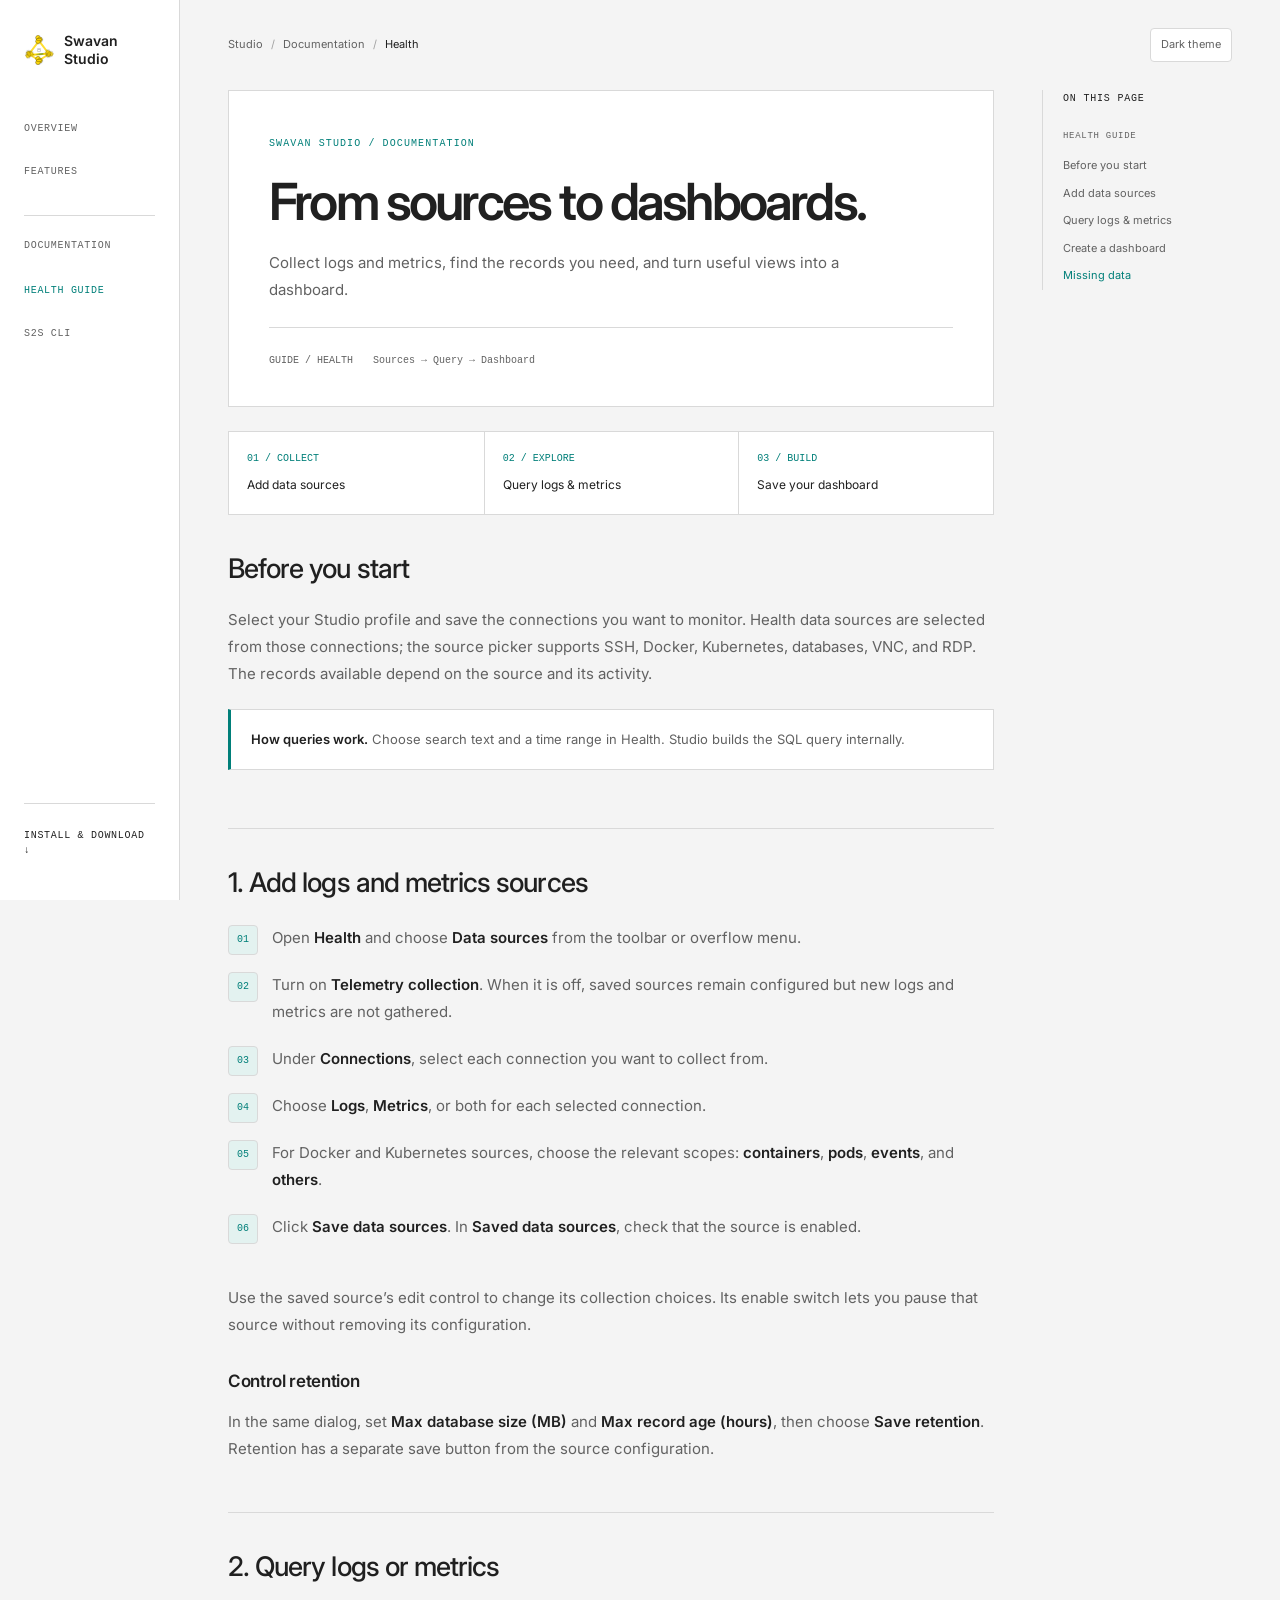
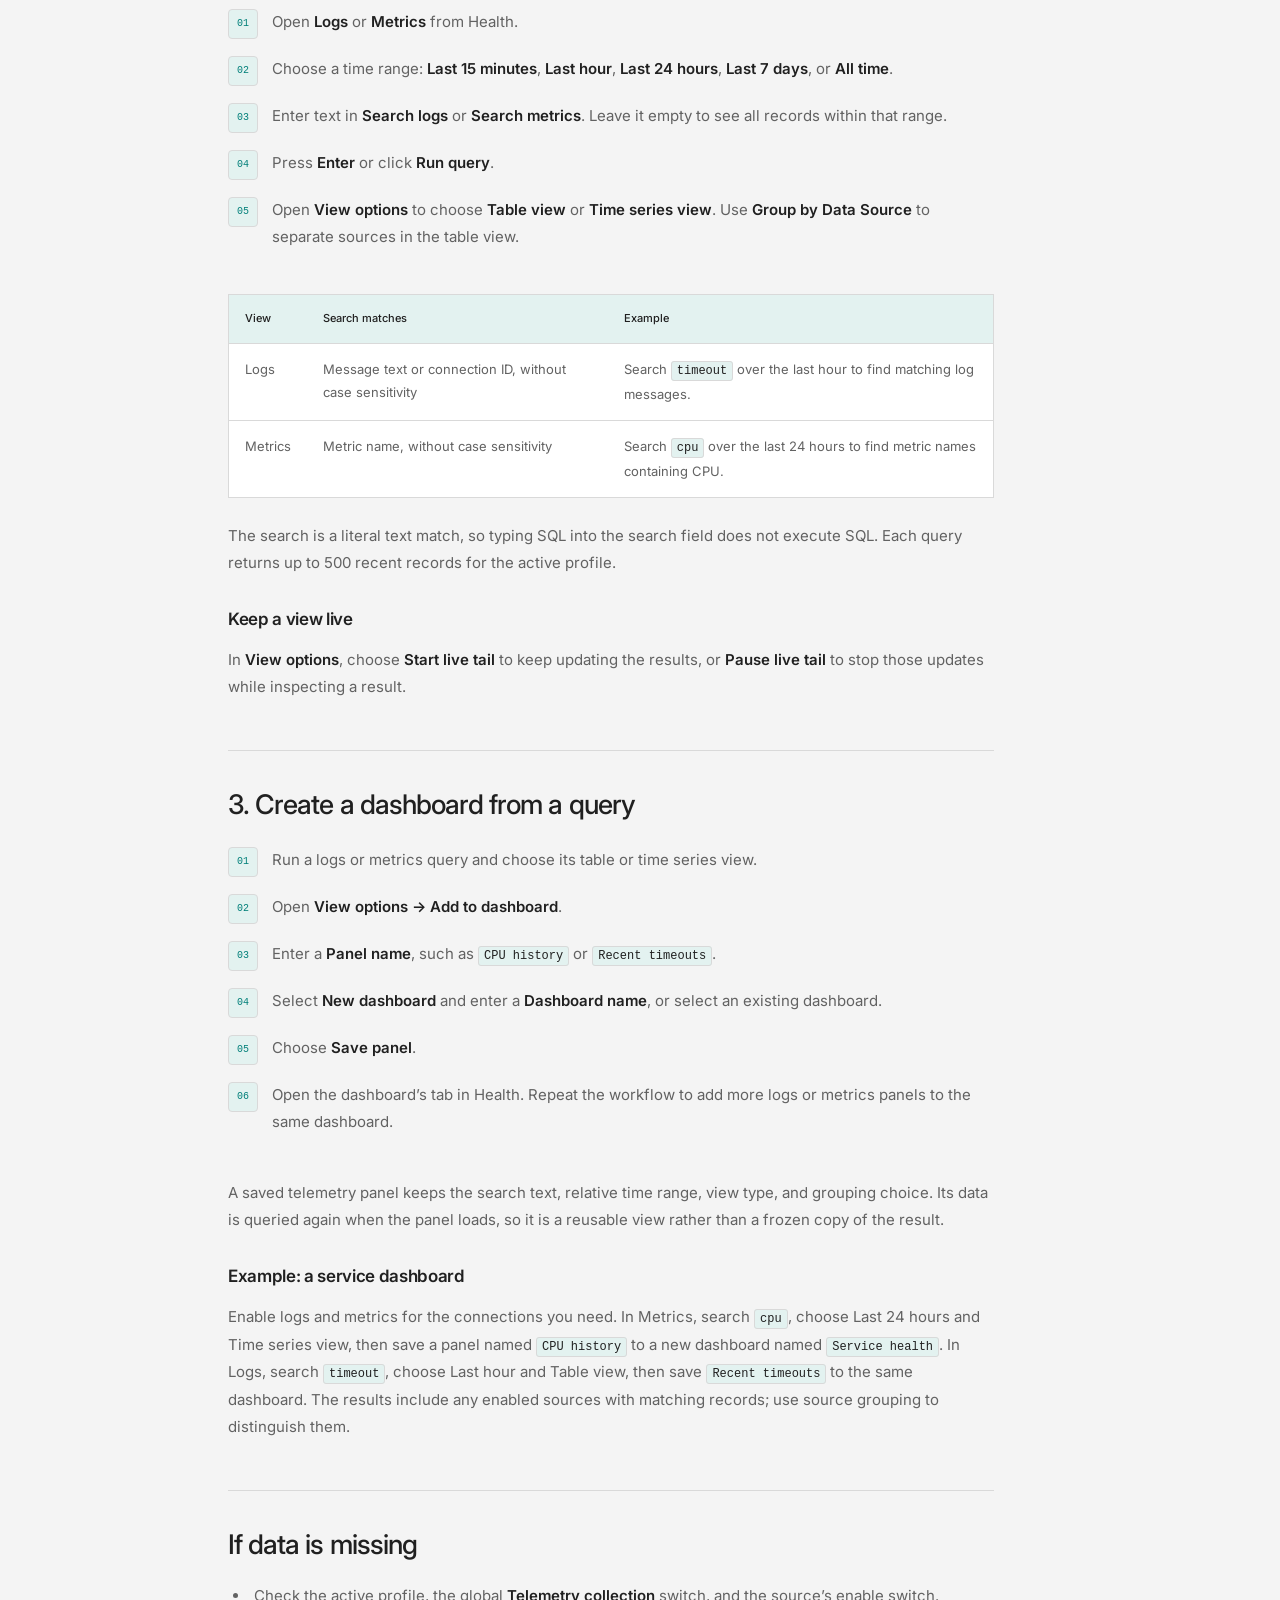
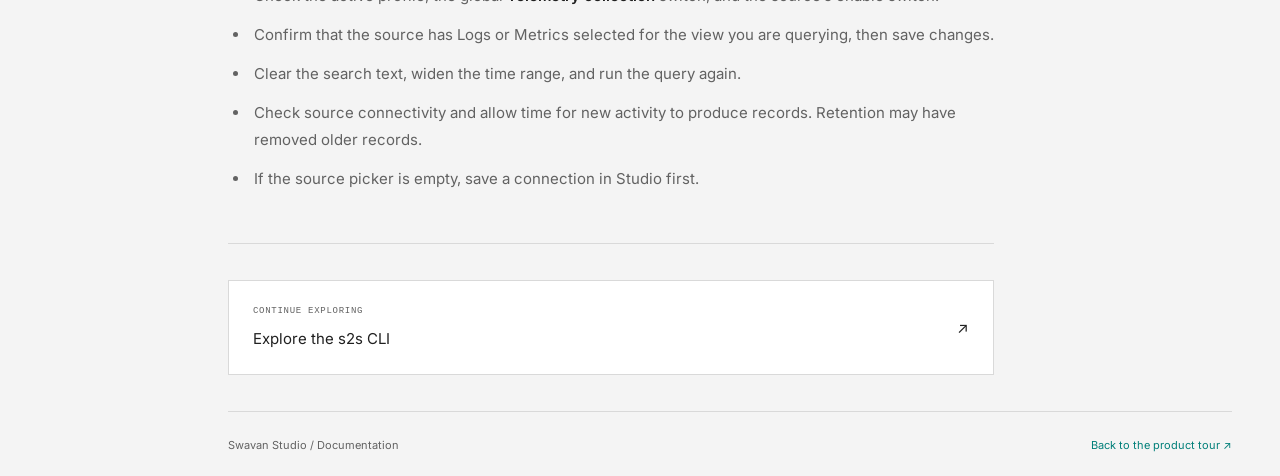
<file: health.html>
<!DOCTYPE html><html lang="en"><head>
<meta charset="UTF-8">
<meta name="viewport" content="width=device-width, initial-scale=1"><title>Health sources and dashboards — Swavan Studio</title>
<meta name="description" content="Add logs and metrics sources in Swavan Studio Health, query records, and save views to dashboards.">
<link rel="canonical" href="https://studio.swavan.io/health.html">
<link rel="icon" href="public/icon.svg" type="image/svg+xml"><script>
let theme = matchMedia('(prefers-color-scheme: dark)').matches ? 'dark' : 'light';
try { const saved = localStorage.getItem('swavan-theme'); if (saved === 'dark' || saved === 'light') theme = saved; } catch (_) {}
document.documentElement.dataset.theme = theme;
</script>
<link rel="stylesheet" href="documentation.css">
<link rel="preconnect" href="https://fonts.googleapis.com">
<link rel="preconnect" href="https://fonts.gstatic.com" crossorigin>
<link href="https://fonts.googleapis.com/css2?family=Inter:wght@400;500;600;700&display=swap" rel="stylesheet"></head><body>
<aside class="site-sidebar" aria-label="Site navigation">
  <a class="sidebar-brand" href="index.html"><img src="public/icon.svg" alt=""><span>Swavan<br>Studio</span></a>
  <nav class="sidebar-options" aria-label="Main options">
    <a href="index.html">Overview</a><a href="index.html#product-tour">Features</a>
    <span class="sidebar-label">Documentation</span>
    <a href="health.html" aria-current="page">Health guide</a>
    <a href="docs.html">s2s CLI</a>
  </nav><a class="sidebar-download" href="index.html#download">Install &amp; download ↓</a>
</aside>
<div class="doc-shell">
<div class="doc-toolbar">
<nav class="breadcrumbs" aria-label="Breadcrumb"><ol><li><a href="index.html">Studio</a></li><li>Documentation</li><li aria-current="page">Health</li></ol></nav><button class="theme-toggle" type="button" id="theme-toggle">Switch theme</button></div>
<div class="doc-layout">
<main class="doc-main" id="doc-content">
<div class="doc-intro"><span class="eyebrow">Swavan Studio / Documentation</span><h1>From sources to dashboards.</h1><p>Collect logs and metrics, find the records you need, and turn useful views into a dashboard.</p>
<div class="doc-meta"><span>GUIDE / HEALTH</span><span>Sources → Query → Dashboard</span></div></div>
<nav class="workflow-overview" aria-label="Health workflow"><a class="workflow-step" href="#sources"><small>01 / COLLECT</small><span>Add data sources</span></a><a class="workflow-step" href="#query"><small>02 / EXPLORE</small><span>Query logs &amp; metrics</span></a><a class="workflow-step" href="#dashboard"><small>03 / BUILD</small><span>Save your dashboard</span></a></nav>
<section id="before"><h2>Before you start</h2><p>Select your Studio profile and save the connections you want to monitor. Health data sources are selected from those connections; the source picker supports SSH, Docker, Kubernetes, databases, VNC, and RDP. The records available depend on the source and its activity.</p>
<aside class="callout"><p><strong>How queries work.</strong> Choose search text and a time range in Health. Studio builds the SQL query internally.</p></aside></section>
<section id="sources"><h2>1. Add logs and metrics sources</h2><ol><li>Open <strong>Health</strong> and choose <strong>Data sources</strong> from the toolbar or overflow menu.</li><li>Turn on <strong>Telemetry collection</strong>. When it is off, saved sources remain configured but new logs and metrics are not gathered.</li><li>Under <strong>Connections</strong>, select each connection you want to collect from.</li><li>Choose <strong>Logs</strong>, <strong>Metrics</strong>, or both for each selected connection.</li><li>For Docker and Kubernetes sources, choose the relevant scopes: <strong>containers</strong>, <strong>pods</strong>, <strong>events</strong>, and <strong>others</strong>.</li><li>Click <strong>Save data sources</strong>. In <strong>Saved data sources</strong>, check that the source is enabled.</li></ol><p>Use the saved source’s edit control to change its collection choices. Its enable switch lets you pause that source without removing its configuration.</p><h3>Control retention</h3><p>In the same dialog, set <strong>Max database size (MB)</strong> and <strong>Max record age (hours)</strong>, then choose <strong>Save retention</strong>. Retention has a separate save button from the source configuration.</p></section>
<section id="query"><h2>2. Query logs or metrics</h2><ol><li>Open <strong>Logs</strong> or <strong>Metrics</strong> from Health.</li><li>Choose a time range: <strong>Last 15 minutes</strong>, <strong>Last hour</strong>, <strong>Last 24 hours</strong>, <strong>Last 7 days</strong>, or <strong>All time</strong>.</li><li>Enter text in <strong>Search logs</strong> or <strong>Search metrics</strong>. Leave it empty to see all records within that range.</li><li>Press <strong>Enter</strong> or click <strong>Run query</strong>.</li><li>Open <strong>View options</strong> to choose <strong>Table view</strong> or <strong>Time series view</strong>. Use <strong>Group by Data Source</strong> to separate sources in the table view.</li></ol><div class="table-scroll"><table><thead><tr><th>View</th><th>Search matches</th><th>Example</th></tr></thead><tbody><tr><td>Logs</td><td>Message text or connection ID, without case sensitivity</td><td>Search <code>timeout</code> over the last hour to find matching log messages.</td></tr><tr><td>Metrics</td><td>Metric name, without case sensitivity</td><td>Search <code>cpu</code> over the last 24 hours to find metric names containing CPU.</td></tr></tbody></table></div><p>The search is a literal text match, so typing SQL into the search field does not execute SQL. Each query returns up to 500 recent records for the active profile.</p><h3>Keep a view live</h3><p>In <strong>View options</strong>, choose <strong>Start live tail</strong> to keep updating the results, or <strong>Pause live tail</strong> to stop those updates while inspecting a result.</p></section>
<section id="dashboard"><h2>3. Create a dashboard from a query</h2><ol><li>Run a logs or metrics query and choose its table or time series view.</li><li>Open <strong>View options → Add to dashboard</strong>.</li><li>Enter a <strong>Panel name</strong>, such as <code>CPU history</code> or <code>Recent timeouts</code>.</li><li>Select <strong>New dashboard</strong> and enter a <strong>Dashboard name</strong>, or select an existing dashboard.</li><li>Choose <strong>Save panel</strong>.</li><li>Open the dashboard’s tab in Health. Repeat the workflow to add more logs or metrics panels to the same dashboard.</li></ol><p>A saved telemetry panel keeps the search text, relative time range, view type, and grouping choice. Its data is queried again when the panel loads, so it is a reusable view rather than a frozen copy of the result.</p><h3>Example: a service dashboard</h3><p>Enable logs and metrics for the connections you need. In Metrics, search <code>cpu</code>, choose Last 24 hours and Time series view, then save a panel named <code>CPU history</code> to a new dashboard named <code>Service health</code>. In Logs, search <code>timeout</code>, choose Last hour and Table view, then save <code>Recent timeouts</code> to the same dashboard. The results include any enabled sources with matching records; use source grouping to distinguish them.</p></section>
<section id="troubleshooting"><h2>If data is missing</h2><ul><li>Check the active profile, the global <strong>Telemetry collection</strong> switch, and the source’s enable switch.</li><li>Confirm that the source has Logs or Metrics selected for the view you are querying, then save changes.</li><li>Clear the search text, widen the time range, and run the query again.</li><li>Check source connectivity and allow time for new activity to produce records. Retention may have removed older records.</li><li>If the source picker is empty, save a connection in Studio first.</li></ul></section><a class="doc-next" href="docs.html"><span><small>Continue exploring</small>Explore the s2s CLI</span><span aria-hidden="true">↗</span></a></main><details class="toc"><summary>On this page</summary>
<nav aria-label="Health table of contents"><p>Health guide</p><a href="#before">Before you start</a><a href="#sources">Add data sources</a><a href="#query">Query logs &amp; metrics</a><a href="#dashboard">Create a dashboard</a><a href="#troubleshooting">Missing data</a></nav></details></div>
<footer class="doc-footer"><span>Swavan Studio / Documentation</span><a href="index.html">Back to the product tour ↗</a></footer></div><script>
const toggle = document.getElementById('theme-toggle');
function updateThemeLabel() { toggle.textContent = document.documentElement.dataset.theme === 'dark' ? 'Light theme' : 'Dark theme'; }
toggle.addEventListener('click', () => { const next = document.documentElement.dataset.theme === 'dark' ? 'light' : 'dark'; document.documentElement.dataset.theme = next; try { localStorage.setItem('swavan-theme', next); } catch (_) {} updateThemeLabel(); });
matchMedia('(prefers-color-scheme: dark)').addEventListener('change', event => { try { if (['light', 'dark'].includes(localStorage.getItem('swavan-theme'))) return; } catch (_) {} document.documentElement.dataset.theme = event.matches ? 'dark' : 'light'; updateThemeLabel(); });
updateThemeLabel();
</script><script>
const contents = document.querySelector('.toc');
const wideDocs = matchMedia('(min-width: 1241px)');
const syncContents = () => { contents.open = wideDocs.matches; };
syncContents();
wideDocs.addEventListener('change', syncContents);
document.querySelectorAll('.copy-code').forEach(button => {
 button.addEventListener('click', async () => {
  try { await navigator.clipboard.writeText(button.closest('.code-block').querySelector('code').textContent); button.textContent = 'Copied'; setTimeout(() => { button.textContent = 'Copy'; }, 2000); }
  catch (_) { button.textContent = 'Select to copy'; }
 });
});
const sectionLinks = Array.from(document.querySelectorAll('.toc a[href^="#"]'));
const observedSections = Array.from(document.querySelectorAll('main section[id]'));
const sectionObserver = new IntersectionObserver(entries => {
 const visible = entries.filter(entry => entry.isIntersecting).sort((a, b) => a.boundingClientRect.top - b.boundingClientRect.top);
 if (!visible.length) return;
 sectionLinks.forEach(link => { if (link.hash === '#' + visible[0].target.id) link.setAttribute('aria-current', 'location'); else link.removeAttribute('aria-current'); });
}, { rootMargin: '-5% 0px -65% 0px', threshold: 0 });
observedSections.forEach(section => sectionObserver.observe(section));
</script></body></html>
</file>
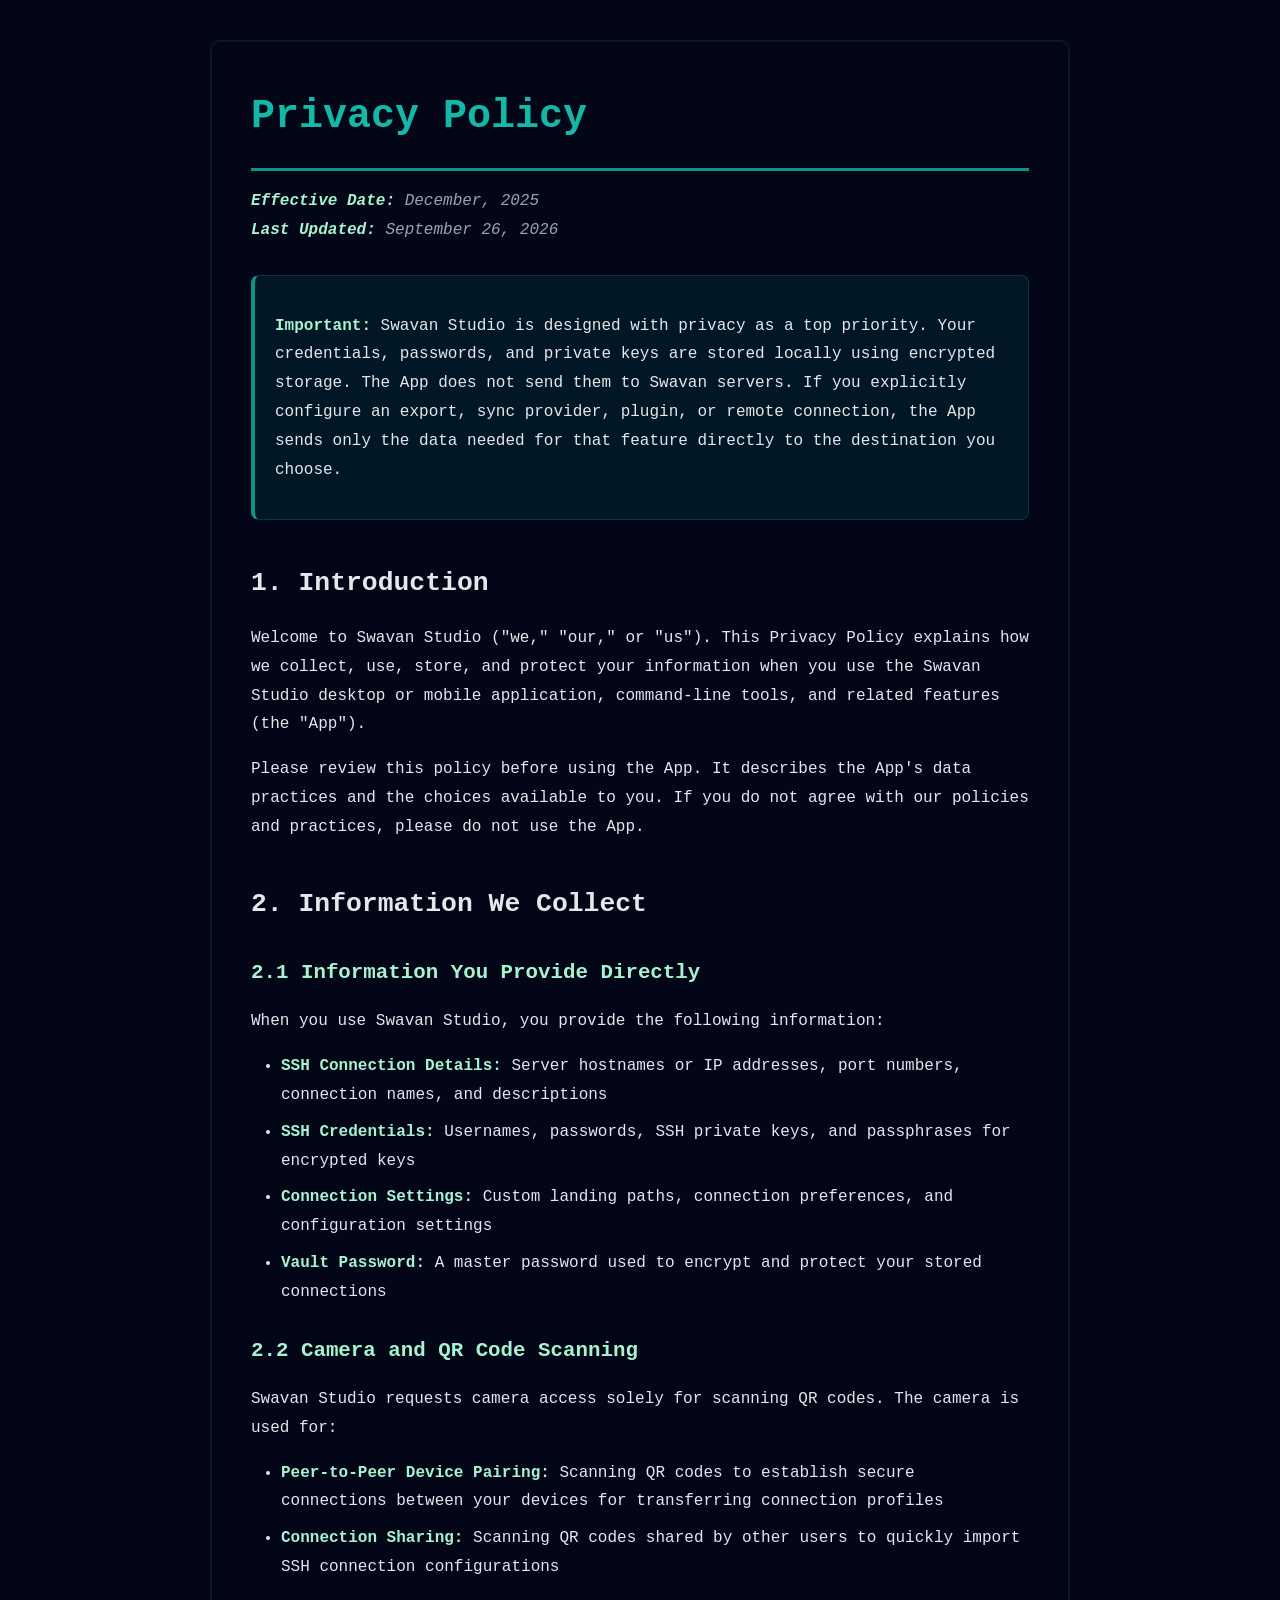
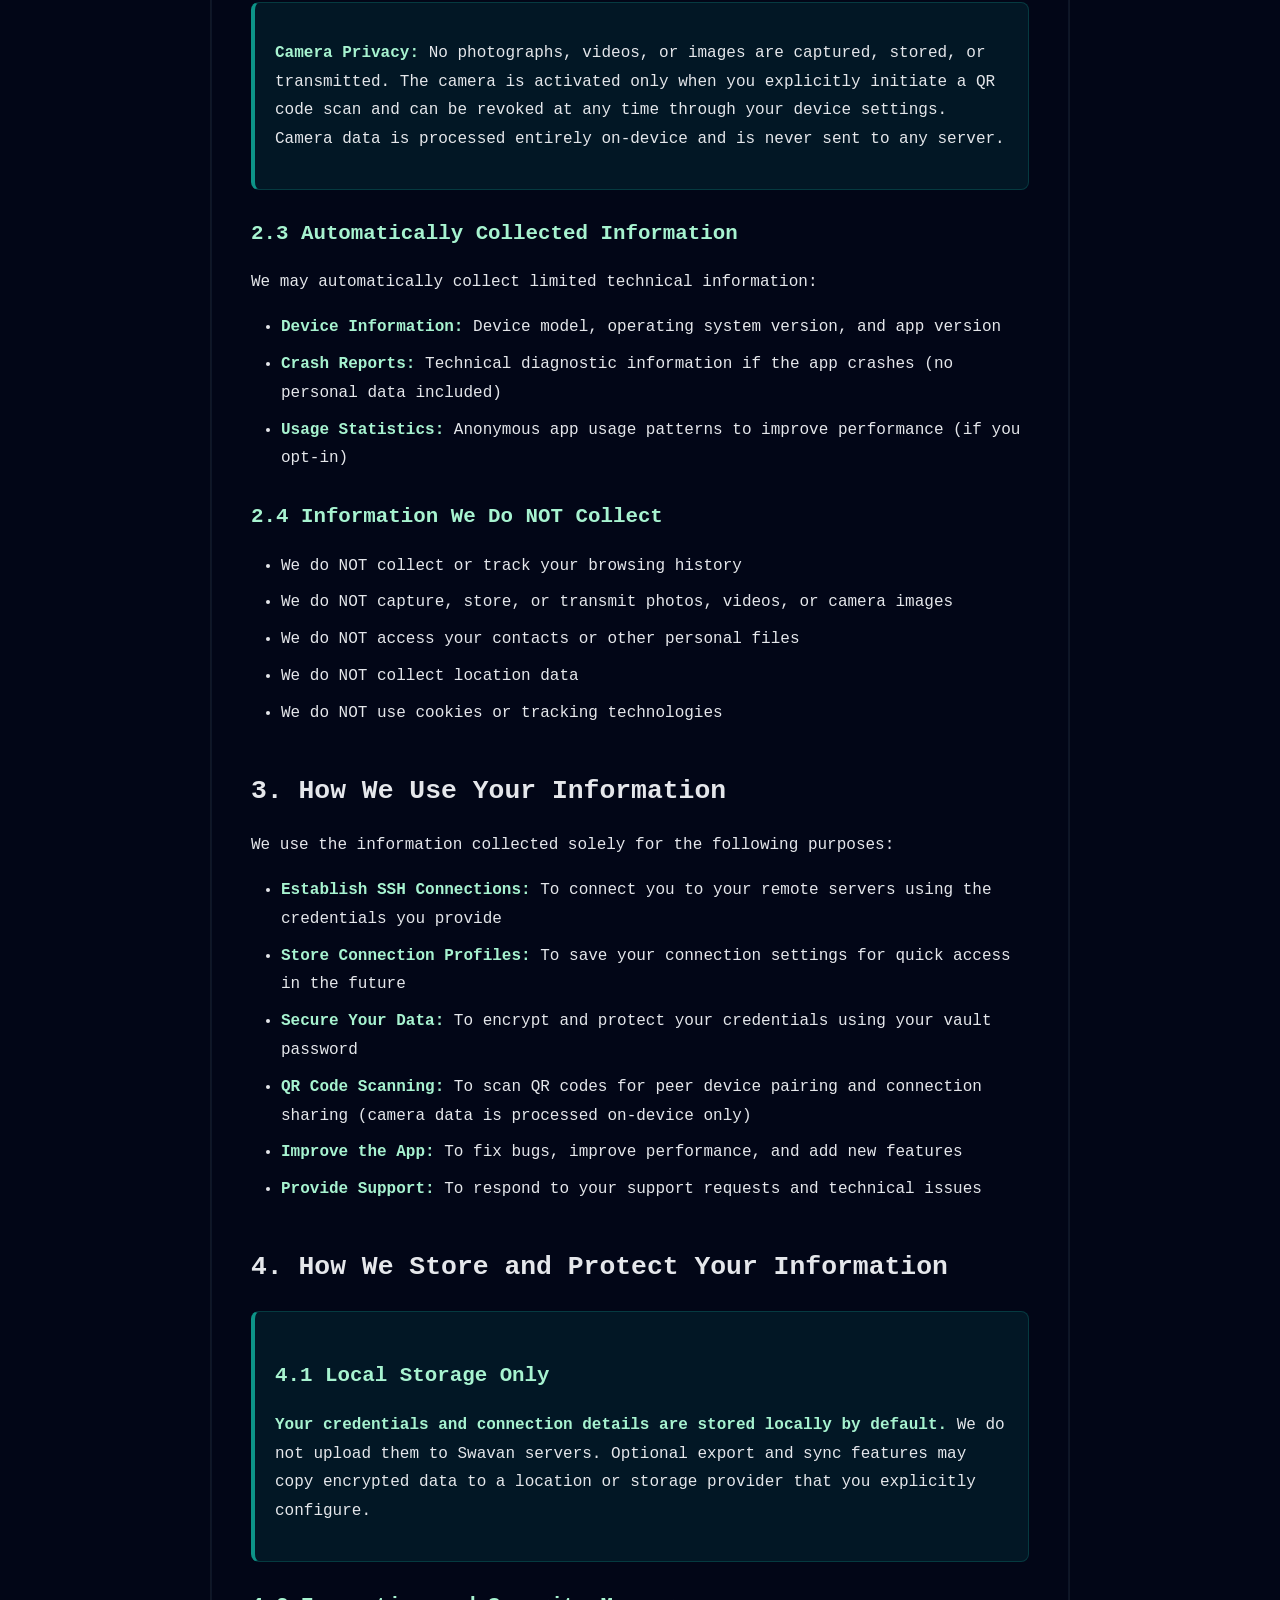
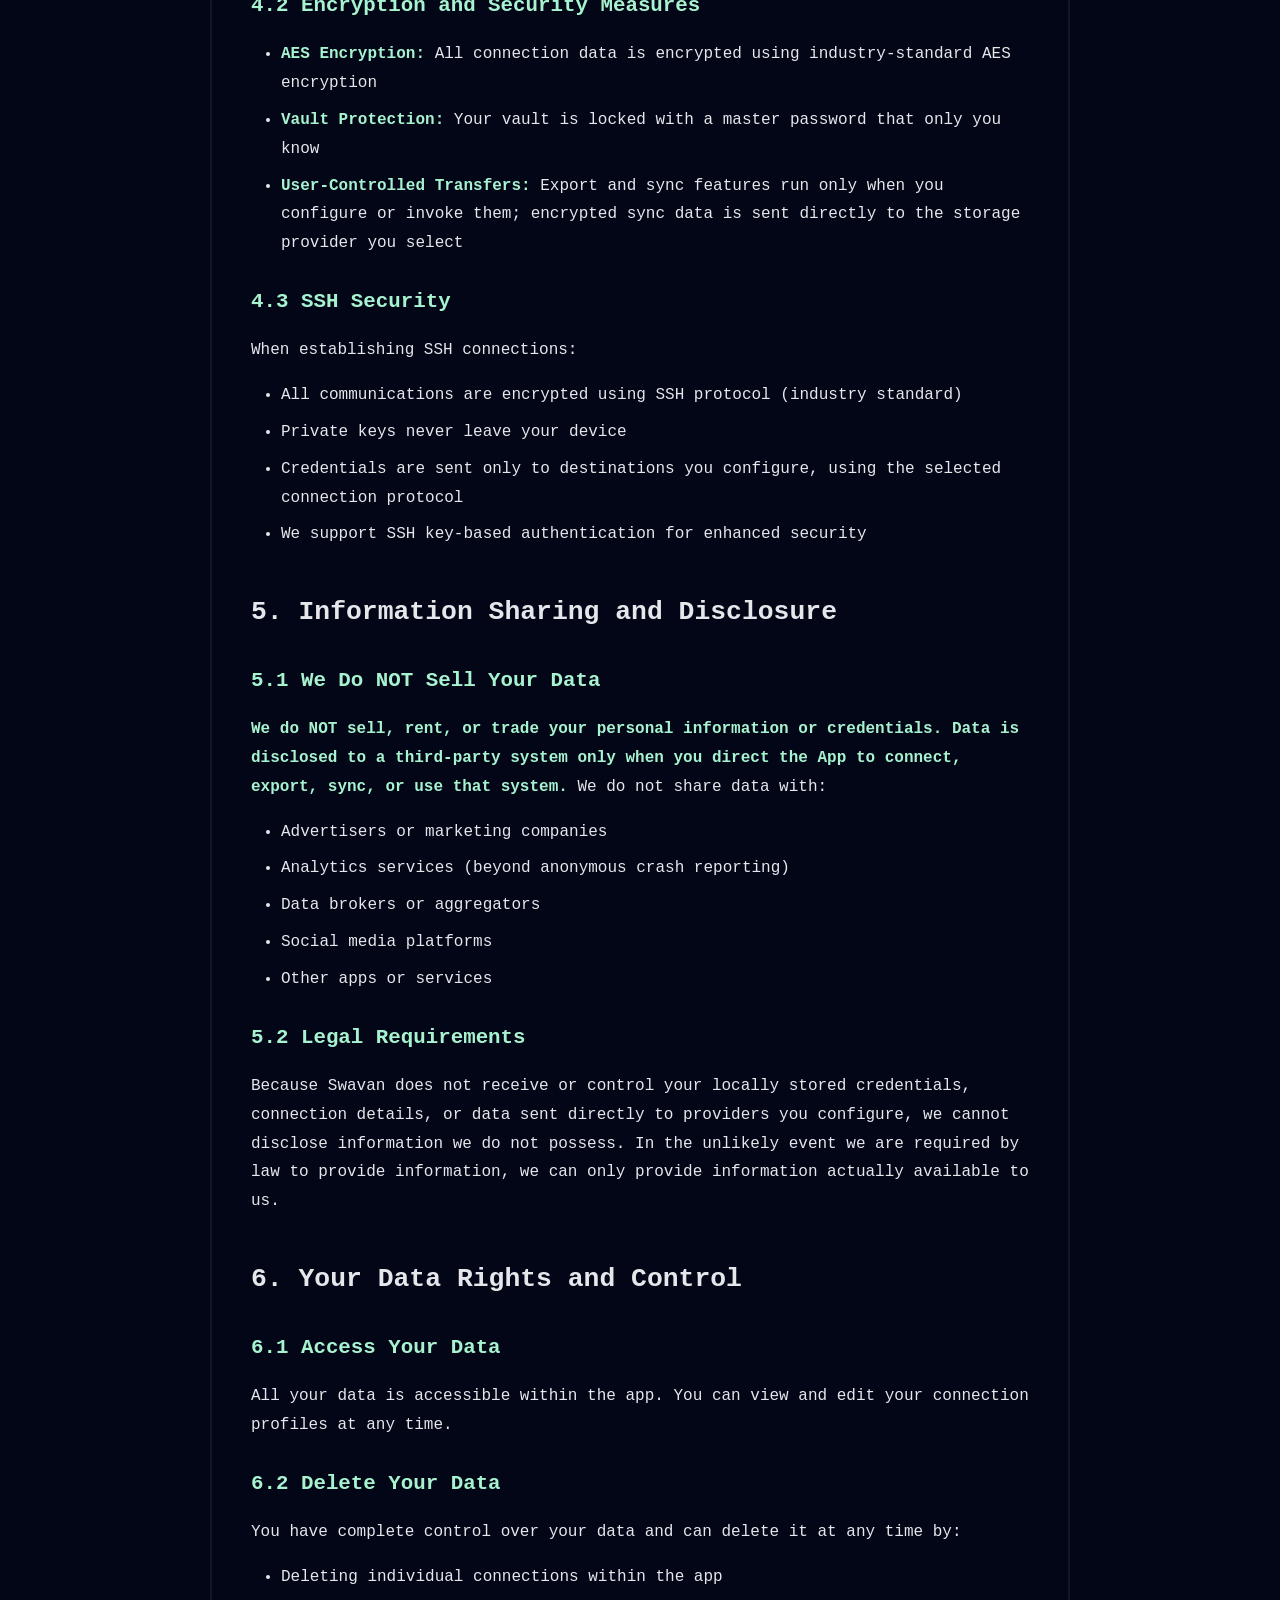
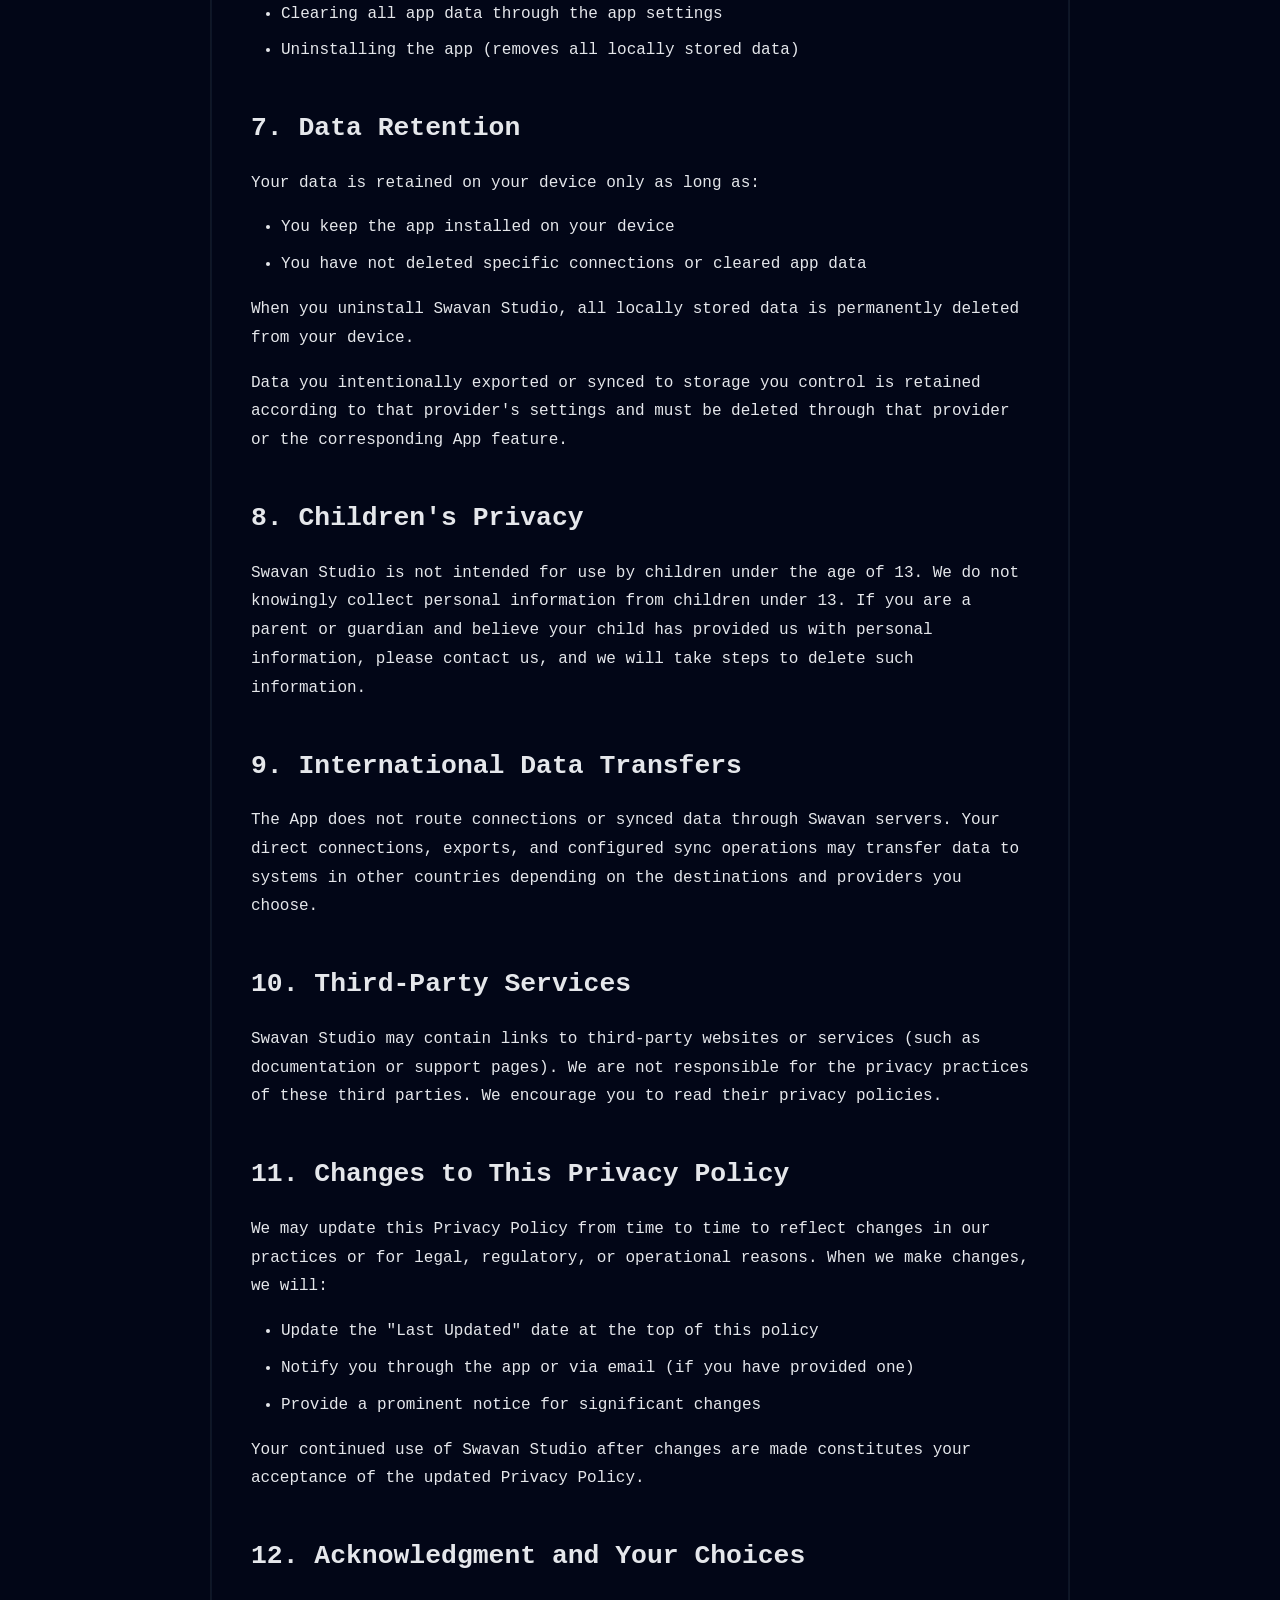
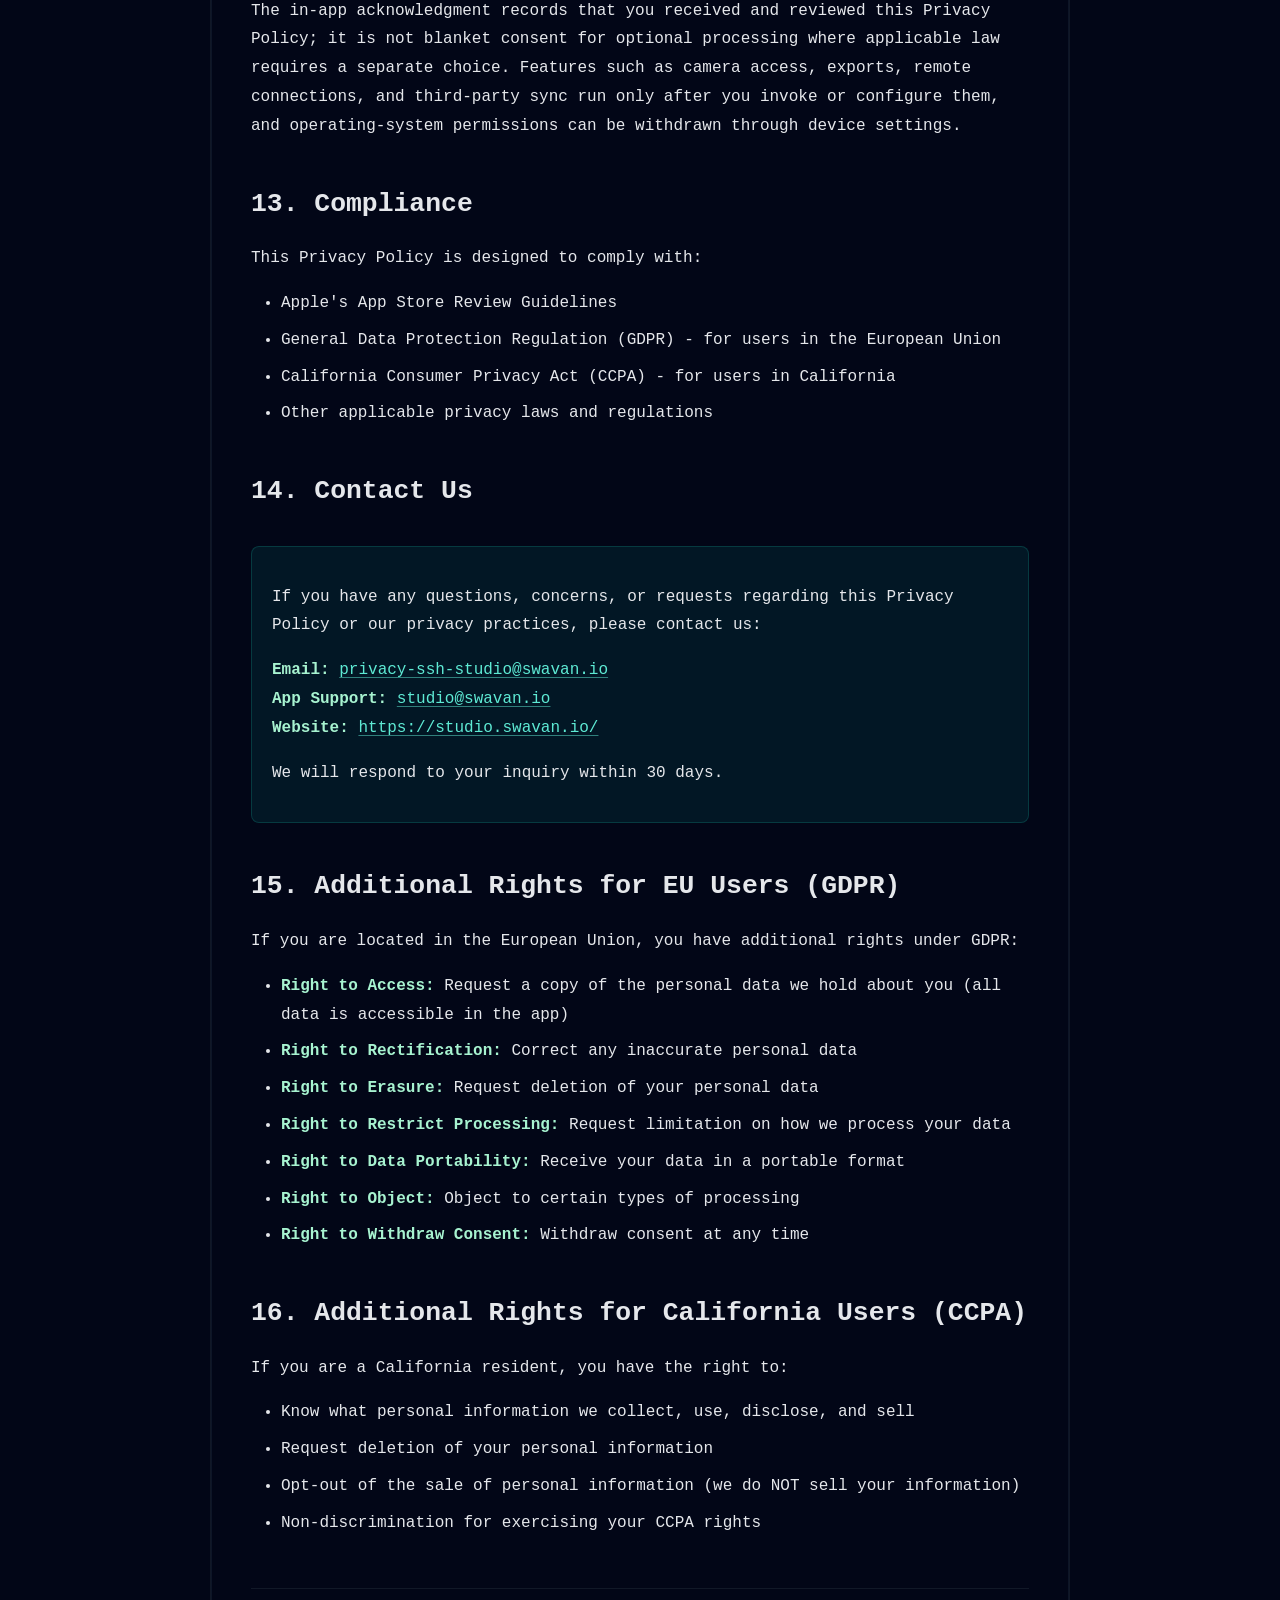
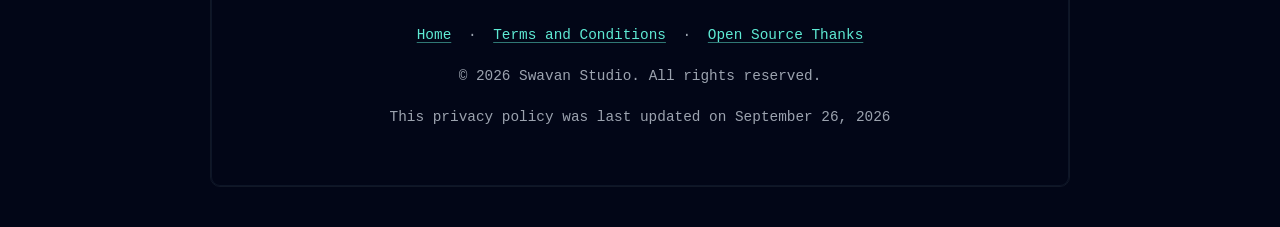
<file: privacy-policy.html>
<!DOCTYPE html>
<html lang="en">
<head>
    <meta charset="UTF-8">
    <meta name="viewport" content="width=device-width, initial-scale=1.0">
    <meta name="color-scheme" content="dark">
    <title>Privacy Policy - Swavan Studio</title>
    <link rel="stylesheet" href="legal.css">
</head>
<body>
    <div class="container">
        <h1>Privacy Policy</h1>
        <p class="last-updated"><strong>Effective Date:</strong> December, 2025<br>
        <strong>Last Updated:</strong> September 26, 2026</p>

        <div class="highlight">
            <p><strong>Important:</strong> Swavan Studio is designed with privacy as a top priority. Your credentials, passwords, and private keys are stored locally using encrypted storage. The App does not send them to Swavan servers. If you explicitly configure an export, sync provider, plugin, or remote connection, the App sends only the data needed for that feature directly to the destination you choose.</p>
        </div>

        <h2>1. Introduction</h2>
        <p>Welcome to Swavan Studio ("we," "our," or "us"). This Privacy Policy explains how we collect, use, store, and protect your information when you use the Swavan Studio desktop or mobile application, command-line tools, and related features (the "App").</p>
        <p>Please review this policy before using the App. It describes the App's data practices and the choices available to you. If you do not agree with our policies and practices, please do not use the App.</p>

        <h2>2. Information We Collect</h2>

        <h3>2.1 Information You Provide Directly</h3>
        <p>When you use Swavan Studio, you provide the following information:</p>
        <ul>
            <li><strong>SSH Connection Details:</strong> Server hostnames or IP addresses, port numbers, connection names, and descriptions</li>
            <li><strong>SSH Credentials:</strong> Usernames, passwords, SSH private keys, and passphrases for encrypted keys</li>
            <li><strong>Connection Settings:</strong> Custom landing paths, connection preferences, and configuration settings</li>
            <li><strong>Vault Password:</strong> A master password used to encrypt and protect your stored connections</li>
        </ul>

        <h3>2.2 Camera and QR Code Scanning</h3>
        <p>Swavan Studio requests camera access solely for scanning QR codes. The camera is used for:</p>
        <ul>
            <li><strong>Peer-to-Peer Device Pairing:</strong> Scanning QR codes to establish secure connections between your devices for transferring connection profiles</li>
            <li><strong>Connection Sharing:</strong> Scanning QR codes shared by other users to quickly import SSH connection configurations</li>
        </ul>
        <div class="highlight">
            <p><strong>Camera Privacy:</strong> No photographs, videos, or images are captured, stored, or transmitted. The camera is activated only when you explicitly initiate a QR code scan and can be revoked at any time through your device settings. Camera data is processed entirely on-device and is never sent to any server.</p>
        </div>

        <h3>2.3 Automatically Collected Information</h3>
        <p>We may automatically collect limited technical information:</p>
        <ul>
            <li><strong>Device Information:</strong> Device model, operating system version, and app version</li>
            <li><strong>Crash Reports:</strong> Technical diagnostic information if the app crashes (no personal data included)</li>
            <li><strong>Usage Statistics:</strong> Anonymous app usage patterns to improve performance (if you opt-in)</li>
        </ul>

        <h3>2.4 Information We Do NOT Collect</h3>
        <ul>
            <li>We do NOT collect or track your browsing history</li>
            <li>We do NOT capture, store, or transmit photos, videos, or camera images</li>
            <li>We do NOT access your contacts or other personal files</li>
            <li>We do NOT collect location data</li>
            <li>We do NOT use cookies or tracking technologies</li>
        </ul>

        <h2>3. How We Use Your Information</h2>
        <p>We use the information collected solely for the following purposes:</p>
        <ul>
            <li><strong>Establish SSH Connections:</strong> To connect you to your remote servers using the credentials you provide</li>
            <li><strong>Store Connection Profiles:</strong> To save your connection settings for quick access in the future</li>
            <li><strong>Secure Your Data:</strong> To encrypt and protect your credentials using your vault password</li>
            <li><strong>QR Code Scanning:</strong> To scan QR codes for peer device pairing and connection sharing (camera data is processed on-device only)</li>
            <li><strong>Improve the App:</strong> To fix bugs, improve performance, and add new features</li>
            <li><strong>Provide Support:</strong> To respond to your support requests and technical issues</li>
        </ul>

        <h2>4. How We Store and Protect Your Information</h2>

        <div class="highlight">
            <h3>4.1 Local Storage Only</h3>
            <p><strong>Your credentials and connection details are stored locally by default.</strong> We do not upload them to Swavan servers. Optional export and sync features may copy encrypted data to a location or storage provider that you explicitly configure.</p>
        </div>

        <h3>4.2 Encryption and Security Measures</h3>
        <ul>
            <li><strong>AES Encryption:</strong> All connection data is encrypted using industry-standard AES encryption</li>
            <li><strong>Vault Protection:</strong> Your vault is locked with a master password that only you know</li>
            <li><strong>User-Controlled Transfers:</strong> Export and sync features run only when you configure or invoke them; encrypted sync data is sent directly to the storage provider you select</li>
        </ul>

        <h3>4.3 SSH Security</h3>
        <p>When establishing SSH connections:</p>
        <ul>
            <li>All communications are encrypted using SSH protocol (industry standard)</li>
            <li>Private keys never leave your device</li>
            <li>Credentials are sent only to destinations you configure, using the selected connection protocol</li>
            <li>We support SSH key-based authentication for enhanced security</li>
        </ul>

        <h2>5. Information Sharing and Disclosure</h2>

        <h3>5.1 We Do NOT Sell Your Data</h3>
        <p><strong>We do NOT sell, rent, or trade your personal information or credentials. Data is disclosed to a third-party system only when you direct the App to connect, export, sync, or use that system.</strong> We do not share data with:</p>
        <ul>
            <li>Advertisers or marketing companies</li>
            <li>Analytics services (beyond anonymous crash reporting)</li>
            <li>Data brokers or aggregators</li>
            <li>Social media platforms</li>
            <li>Other apps or services</li>
        </ul>

        <h3>5.2 Legal Requirements</h3>
        <p>Because Swavan does not receive or control your locally stored credentials, connection details, or data sent directly to providers you configure, we cannot disclose information we do not possess. In the unlikely event we are required by law to provide information, we can only provide information actually available to us.</p>

        <h2>6. Your Data Rights and Control</h2>

        <h3>6.1 Access Your Data</h3>
        <p>All your data is accessible within the app. You can view and edit your connection profiles at any time.</p>

        <h3>6.2 Delete Your Data</h3>
        <p>You have complete control over your data and can delete it at any time by:</p>
        <ul>
            <li>Deleting individual connections within the app</li>
            <li>Clearing all app data through the app settings</li>
            <li>Uninstalling the app (removes all locally stored data)</li>
        </ul>

        <h2>7. Data Retention</h2>
        <p>Your data is retained on your device only as long as:</p>
        <ul>
            <li>You keep the app installed on your device</li>
            <li>You have not deleted specific connections or cleared app data</li>
        </ul>
        <p>When you uninstall Swavan Studio, all locally stored data is permanently deleted from your device.</p>
        <p>Data you intentionally exported or synced to storage you control is retained according to that provider's settings and must be deleted through that provider or the corresponding App feature.</p>

        <h2>8. Children's Privacy</h2>
        <p>Swavan Studio is not intended for use by children under the age of 13. We do not knowingly collect personal information from children under 13. If you are a parent or guardian and believe your child has provided us with personal information, please contact us, and we will take steps to delete such information.</p>

        <h2>9. International Data Transfers</h2>
        <p>The App does not route connections or synced data through Swavan servers. Your direct connections, exports, and configured sync operations may transfer data to systems in other countries depending on the destinations and providers you choose.</p>

        <h2>10. Third-Party Services</h2>
        <p>Swavan Studio may contain links to third-party websites or services (such as documentation or support pages). We are not responsible for the privacy practices of these third parties. We encourage you to read their privacy policies.</p>

        <h2>11. Changes to This Privacy Policy</h2>
        <p>We may update this Privacy Policy from time to time to reflect changes in our practices or for legal, regulatory, or operational reasons. When we make changes, we will:</p>
        <ul>
            <li>Update the "Last Updated" date at the top of this policy</li>
            <li>Notify you through the app or via email (if you have provided one)</li>
            <li>Provide a prominent notice for significant changes</li>
        </ul>
        <p>Your continued use of Swavan Studio after changes are made constitutes your acceptance of the updated Privacy Policy.</p>

        <h2>12. Acknowledgment and Your Choices</h2>
        <p>The in-app acknowledgment records that you received and reviewed this Privacy Policy; it is not blanket consent for optional processing where applicable law requires a separate choice. Features such as camera access, exports, remote connections, and third-party sync run only after you invoke or configure them, and operating-system permissions can be withdrawn through device settings.</p>

        <h2>13. Compliance</h2>
        <p>This Privacy Policy is designed to comply with:</p>
        <ul>
            <li>Apple's App Store Review Guidelines</li>
            <li>General Data Protection Regulation (GDPR) - for users in the European Union</li>
            <li>California Consumer Privacy Act (CCPA) - for users in California</li>
            <li>Other applicable privacy laws and regulations</li>
        </ul>

        <h2>14. Contact Us</h2>
        <div class="contact-info">
            <p>If you have any questions, concerns, or requests regarding this Privacy Policy or our privacy practices, please contact us:</p>
            <p>
                <strong>Email:</strong> <a href="mailto:studio@swavan.io">privacy-ssh-studio@swavan.io</a><br>
                <strong>App Support:</strong> <a href="mailto:studio@swavan.io">studio@swavan.io</a><br>
                <strong>Website:</strong> <a href="https://studio.swavan.io/">https://studio.swavan.io/</a>
            </p>
            <p>We will respond to your inquiry within 30 days.</p>
        </div>

        <h2>15. Additional Rights for EU Users (GDPR)</h2>
        <p>If you are located in the European Union, you have additional rights under GDPR:</p>
        <ul>
            <li><strong>Right to Access:</strong> Request a copy of the personal data we hold about you (all data is accessible in the app)</li>
            <li><strong>Right to Rectification:</strong> Correct any inaccurate personal data</li>
            <li><strong>Right to Erasure:</strong> Request deletion of your personal data</li>
            <li><strong>Right to Restrict Processing:</strong> Request limitation on how we process your data</li>
            <li><strong>Right to Data Portability:</strong> Receive your data in a portable format</li>
            <li><strong>Right to Object:</strong> Object to certain types of processing</li>
            <li><strong>Right to Withdraw Consent:</strong> Withdraw consent at any time</li>
        </ul>

        <h2>16. Additional Rights for California Users (CCPA)</h2>
        <p>If you are a California resident, you have the right to:</p>
        <ul>
            <li>Know what personal information we collect, use, disclose, and sell</li>
            <li>Request deletion of your personal information</li>
            <li>Opt-out of the sale of personal information (we do NOT sell your information)</li>
            <li>Non-discrimination for exercising your CCPA rights</li>
        </ul>

        <div class="footer">
            <p><a href="index.html">Home</a> · <a href="terms-and-conditions.html">Terms and Conditions</a> · <a href="thanks.html">Open Source Thanks</a></p>
            <p>&copy; 2026 Swavan Studio. All rights reserved.</p>
            <p>This privacy policy was last updated on September 26, 2026</p>
        </div>
    </div>
</body>
</html>
</file>
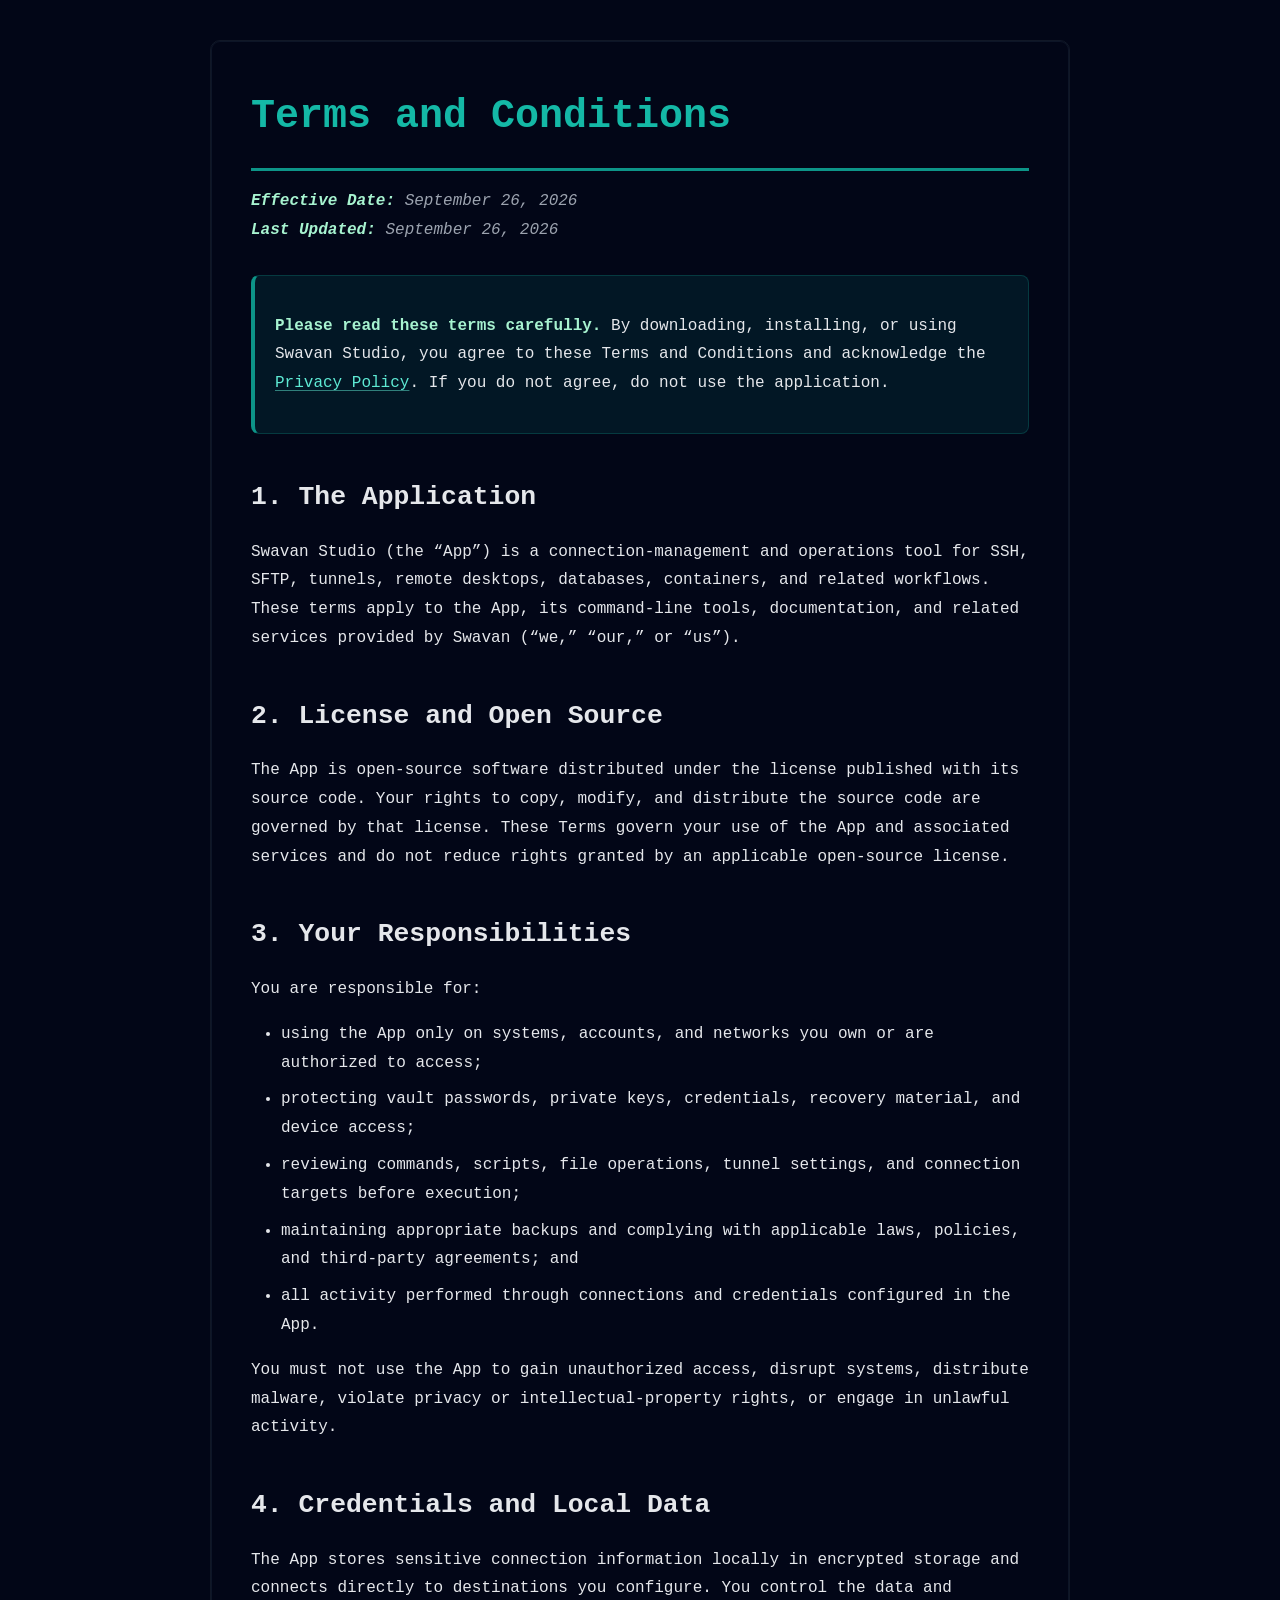
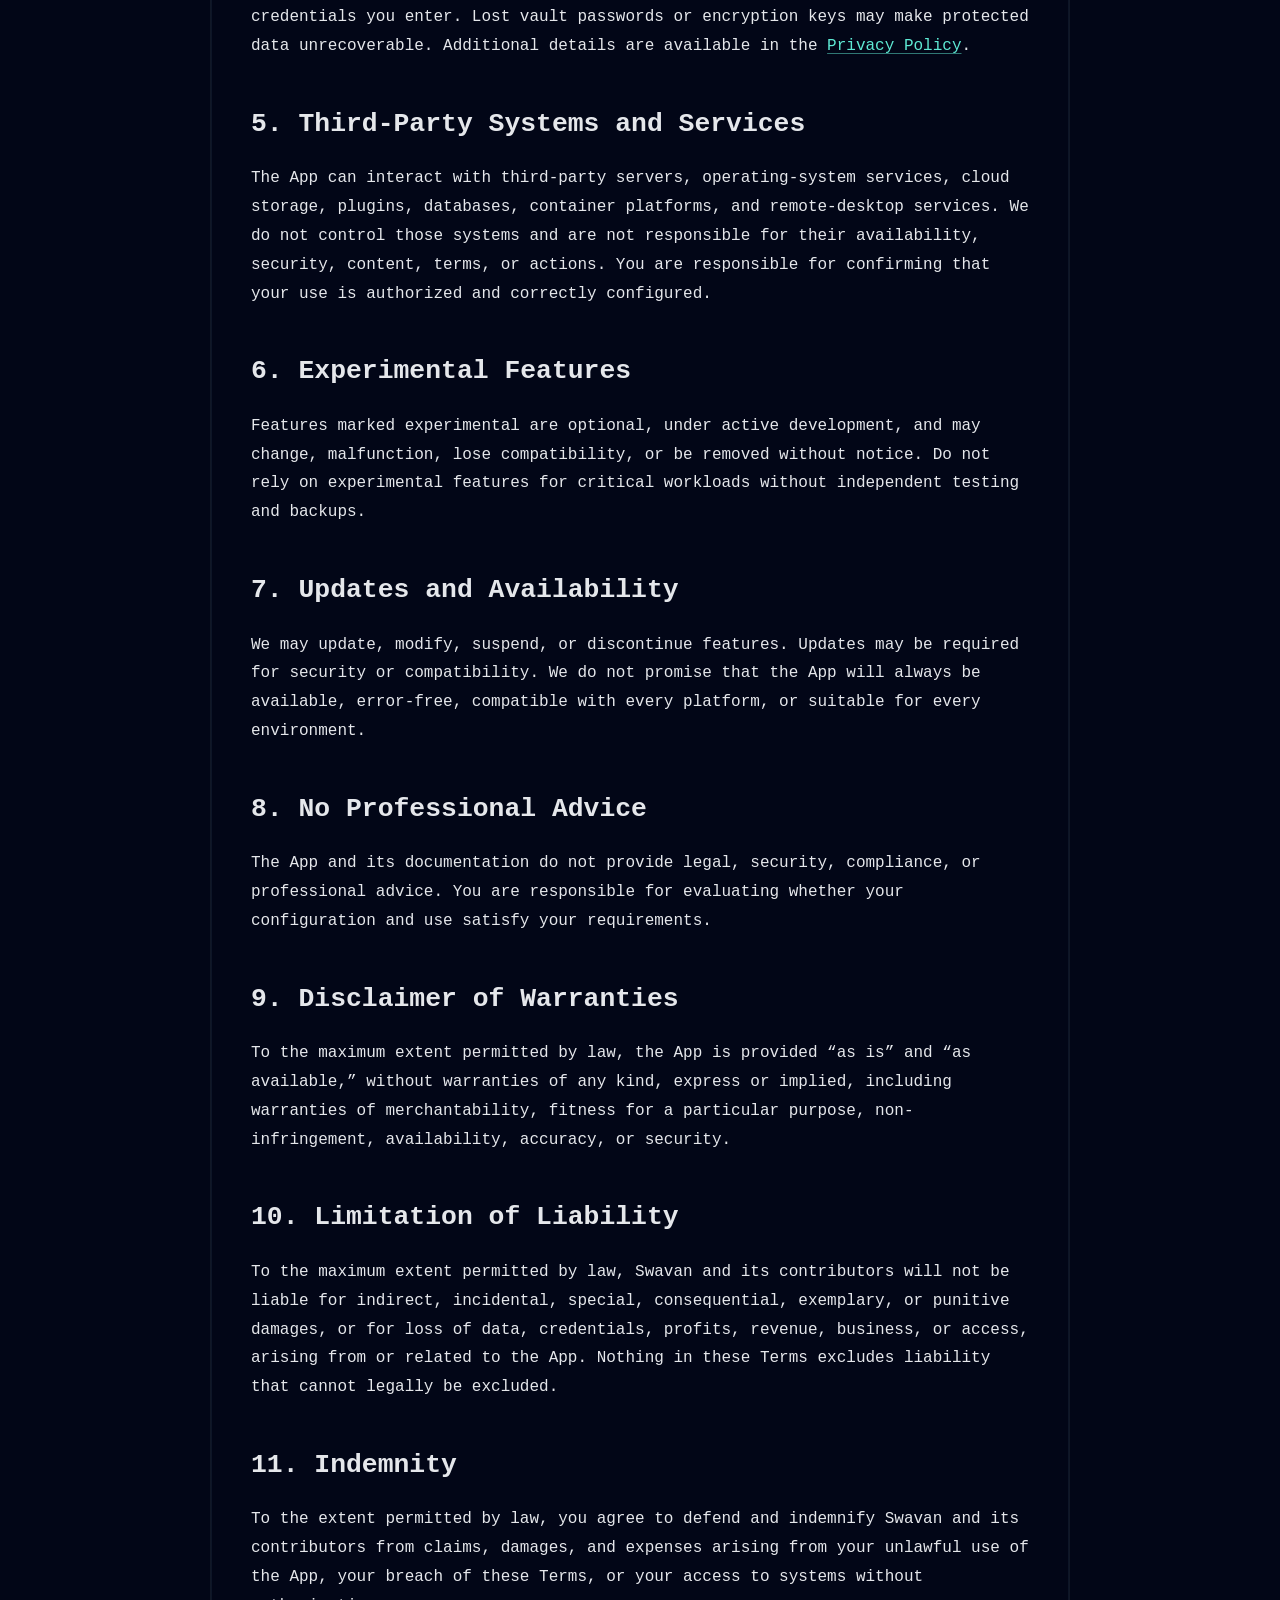
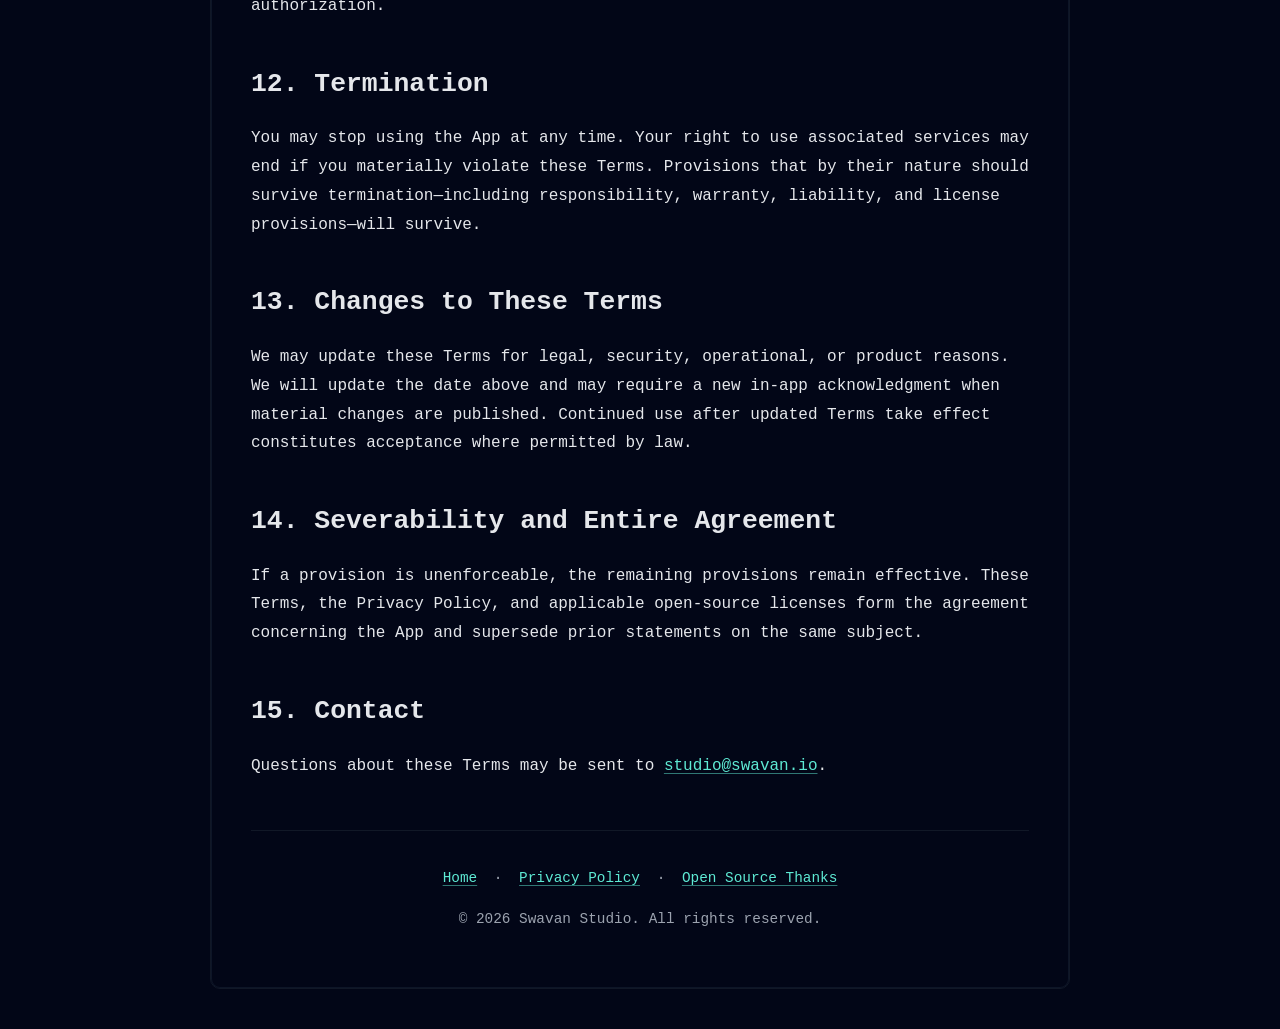
<file: terms-and-conditions.html>
<!DOCTYPE html>
<html lang="en">
<head>
    <meta charset="UTF-8">
    <meta name="viewport" content="width=device-width, initial-scale=1.0">
    <meta name="color-scheme" content="dark">
    <meta name="description" content="Terms and Conditions for Swavan Studio.">
    <title>Terms and Conditions - Swavan Studio</title>
    <link rel="stylesheet" href="legal.css">
</head>
<body>
    <main class="container">
        <h1>Terms and Conditions</h1>
        <p class="last-updated"><strong>Effective Date:</strong> September 26, 2026<br><strong>Last Updated:</strong> September 26, 2026</p>

        <div class="highlight">
            <p><strong>Please read these terms carefully.</strong> By downloading, installing, or using Swavan Studio, you agree to these Terms and Conditions and acknowledge the <a href="privacy-policy.html">Privacy Policy</a>. If you do not agree, do not use the application.</p>
        </div>

        <h2>1. The Application</h2>
        <p>Swavan Studio (the “App”) is a connection-management and operations tool for SSH, SFTP, tunnels, remote desktops, databases, containers, and related workflows. These terms apply to the App, its command-line tools, documentation, and related services provided by Swavan (“we,” “our,” or “us”).</p>

        <h2>2. License and Open Source</h2>
        <p>The App is open-source software distributed under the license published with its source code. Your rights to copy, modify, and distribute the source code are governed by that license. These Terms govern your use of the App and associated services and do not reduce rights granted by an applicable open-source license.</p>

        <h2>3. Your Responsibilities</h2>
        <p>You are responsible for:</p>
        <ul>
            <li>using the App only on systems, accounts, and networks you own or are authorized to access;</li>
            <li>protecting vault passwords, private keys, credentials, recovery material, and device access;</li>
            <li>reviewing commands, scripts, file operations, tunnel settings, and connection targets before execution;</li>
            <li>maintaining appropriate backups and complying with applicable laws, policies, and third-party agreements; and</li>
            <li>all activity performed through connections and credentials configured in the App.</li>
        </ul>
        <p>You must not use the App to gain unauthorized access, disrupt systems, distribute malware, violate privacy or intellectual-property rights, or engage in unlawful activity.</p>

        <h2>4. Credentials and Local Data</h2>
        <p>The App stores sensitive connection information locally in encrypted storage and connects directly to destinations you configure. You control the data and credentials you enter. Lost vault passwords or encryption keys may make protected data unrecoverable. Additional details are available in the <a href="privacy-policy.html">Privacy Policy</a>.</p>

        <h2>5. Third-Party Systems and Services</h2>
        <p>The App can interact with third-party servers, operating-system services, cloud storage, plugins, databases, container platforms, and remote-desktop services. We do not control those systems and are not responsible for their availability, security, content, terms, or actions. You are responsible for confirming that your use is authorized and correctly configured.</p>

        <h2>6. Experimental Features</h2>
        <p>Features marked experimental are optional, under active development, and may change, malfunction, lose compatibility, or be removed without notice. Do not rely on experimental features for critical workloads without independent testing and backups.</p>

        <h2>7. Updates and Availability</h2>
        <p>We may update, modify, suspend, or discontinue features. Updates may be required for security or compatibility. We do not promise that the App will always be available, error-free, compatible with every platform, or suitable for every environment.</p>

        <h2>8. No Professional Advice</h2>
        <p>The App and its documentation do not provide legal, security, compliance, or professional advice. You are responsible for evaluating whether your configuration and use satisfy your requirements.</p>

        <h2>9. Disclaimer of Warranties</h2>
        <p>To the maximum extent permitted by law, the App is provided “as is” and “as available,” without warranties of any kind, express or implied, including warranties of merchantability, fitness for a particular purpose, non-infringement, availability, accuracy, or security.</p>

        <h2>10. Limitation of Liability</h2>
        <p>To the maximum extent permitted by law, Swavan and its contributors will not be liable for indirect, incidental, special, consequential, exemplary, or punitive damages, or for loss of data, credentials, profits, revenue, business, or access, arising from or related to the App. Nothing in these Terms excludes liability that cannot legally be excluded.</p>

        <h2>11. Indemnity</h2>
        <p>To the extent permitted by law, you agree to defend and indemnify Swavan and its contributors from claims, damages, and expenses arising from your unlawful use of the App, your breach of these Terms, or your access to systems without authorization.</p>

        <h2>12. Termination</h2>
        <p>You may stop using the App at any time. Your right to use associated services may end if you materially violate these Terms. Provisions that by their nature should survive termination—including responsibility, warranty, liability, and license provisions—will survive.</p>

        <h2>13. Changes to These Terms</h2>
        <p>We may update these Terms for legal, security, operational, or product reasons. We will update the date above and may require a new in-app acknowledgment when material changes are published. Continued use after updated Terms take effect constitutes acceptance where permitted by law.</p>

        <h2>14. Severability and Entire Agreement</h2>
        <p>If a provision is unenforceable, the remaining provisions remain effective. These Terms, the Privacy Policy, and applicable open-source licenses form the agreement concerning the App and supersede prior statements on the same subject.</p>

        <h2>15. Contact</h2>
        <p>Questions about these Terms may be sent to <a href="mailto:studio@swavan.io">studio@swavan.io</a>.</p>

        <footer class="footer">
            <p><a href="index.html">Home</a> · <a href="privacy-policy.html">Privacy Policy</a> · <a href="thanks.html">Open Source Thanks</a></p>
            <p>&copy; 2026 Swavan Studio. All rights reserved.</p>
        </footer>
    </main>
</body>
</html>
</file>
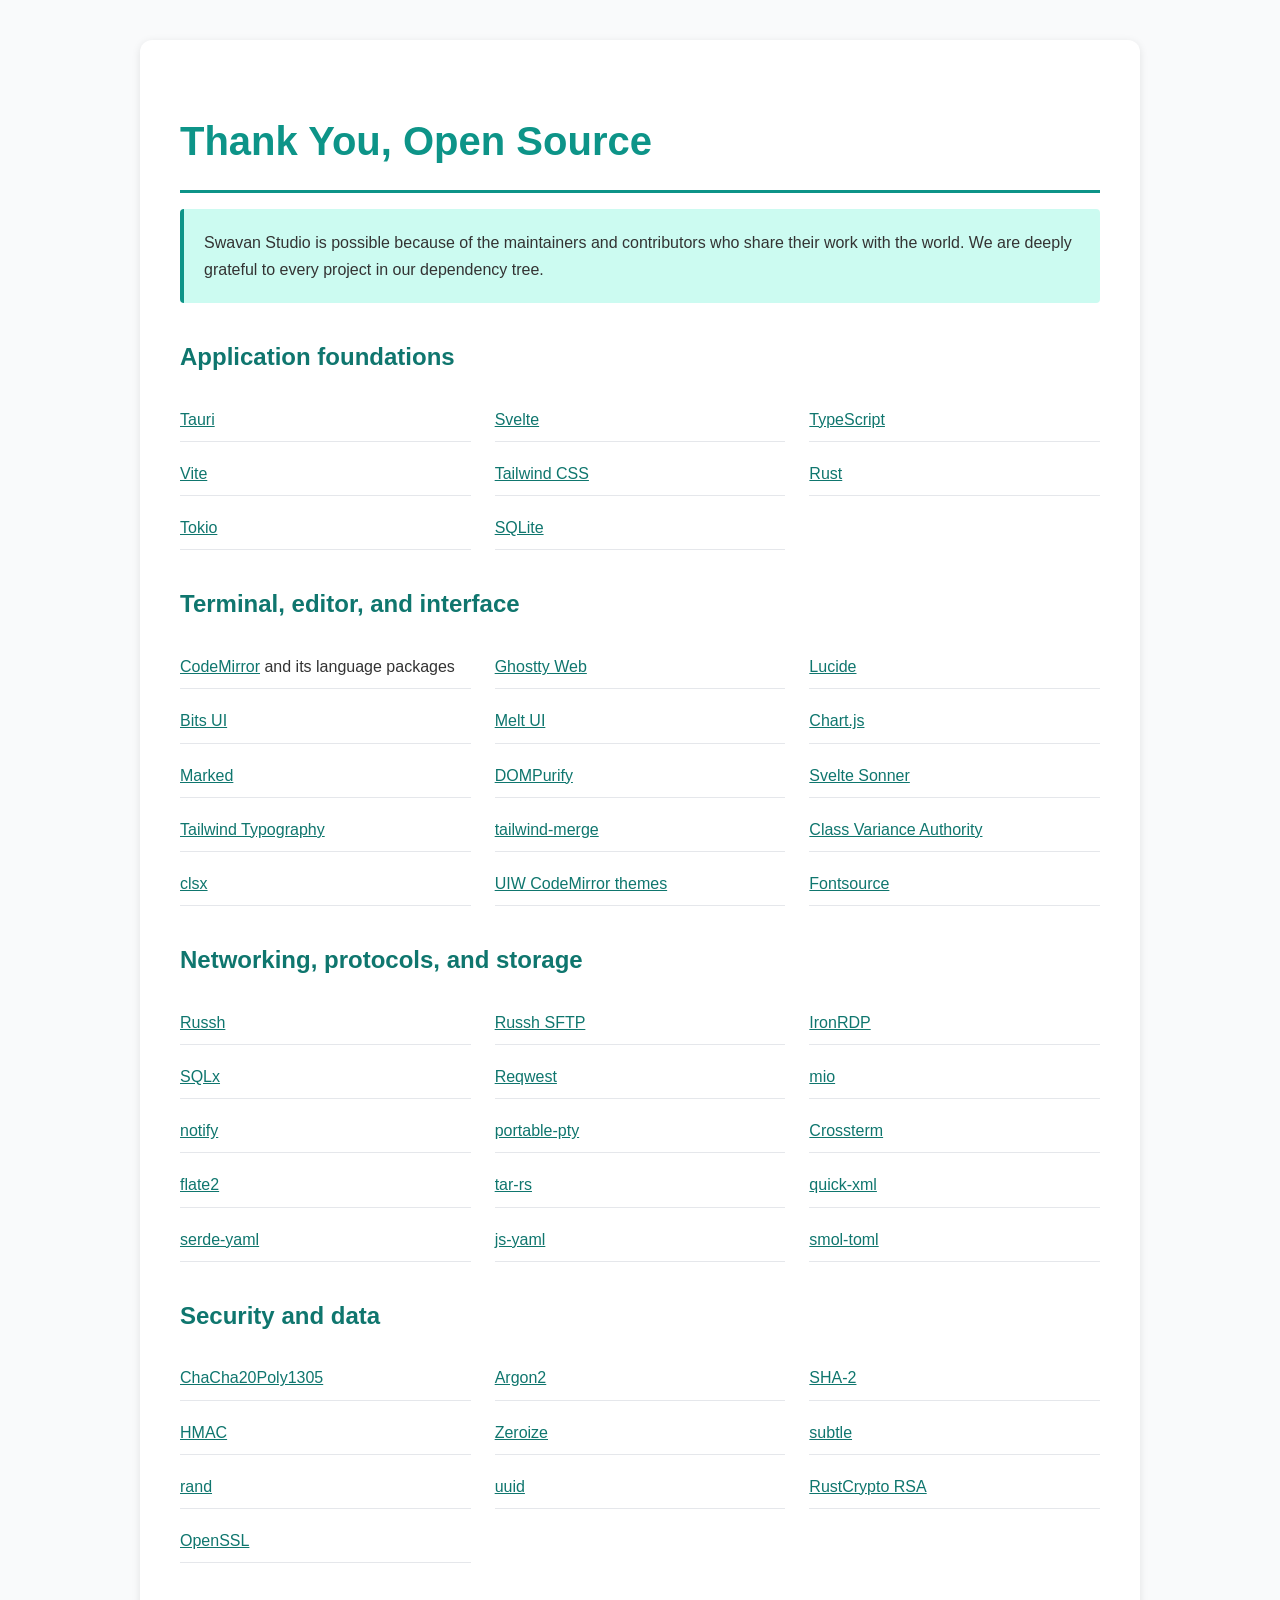
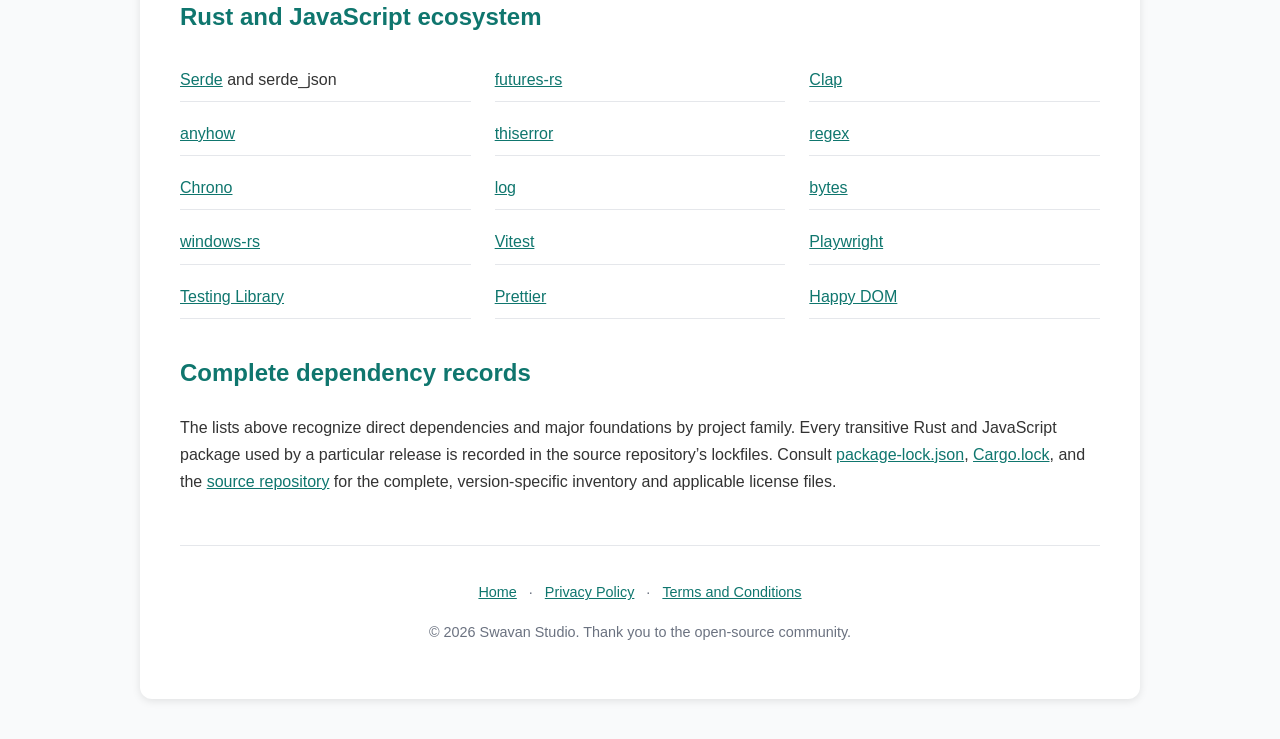
<file: thanks.html>
<!DOCTYPE html>
<html lang="en">
<head>
    <meta charset="UTF-8">
    <meta name="viewport" content="width=device-width, initial-scale=1.0">
    <meta name="description" content="Open-source acknowledgments for Swavan Studio.">
    <title>Open Source Thanks - Swavan Studio</title>
    <style>
        body { font-family: -apple-system, BlinkMacSystemFont, 'Segoe UI', Roboto, Helvetica, Arial, sans-serif; line-height: 1.7; max-width: 1000px; margin: 0 auto; padding: 40px 20px; color: #333; background: #f9fafb; }
        .container { background: white; padding: 40px; border-radius: 12px; box-shadow: 0 2px 8px rgba(0,0,0,.1); }
        h1 { color: #0d9488; font-size: 2.5em; margin-bottom: 10px; border-bottom: 3px solid #0d9488; padding-bottom: 15px; }
        h2 { color: #0f766e; margin-top: 34px; }
        p { margin-bottom: 15px; }
        a { color: #0f766e; }
        .intro { background: #ccfbf1; padding: 20px; border-left: 4px solid #0d9488; border-radius: 4px; }
        .projects { display: grid; grid-template-columns: repeat(auto-fit, minmax(220px, 1fr)); gap: 10px 24px; padding: 0; list-style: none; }
        .projects li { border-bottom: 1px solid #e5e7eb; padding: 8px 0; }
        .footer { text-align: center; margin-top: 50px; padding-top: 20px; border-top: 1px solid #e5e7eb; color: #6b7280; font-size: .9em; }
        .footer a { margin: 0 .5rem; }
        @media (max-width: 768px) { body { padding: 20px 10px; } .container { padding: 20px; } h1 { font-size: 2em; } }
    </style>
</head>
<body>
    <main class="container">
        <h1>Thank You, Open Source</h1>
        <p class="intro">Swavan Studio is possible because of the maintainers and contributors who share their work with the world. We are deeply grateful to every project in our dependency tree.</p>

        <h2>Application foundations</h2>
        <ul class="projects">
            <li><a href="https://tauri.app/">Tauri</a></li>
            <li><a href="https://svelte.dev/">Svelte</a></li>
            <li><a href="https://www.typescriptlang.org/">TypeScript</a></li>
            <li><a href="https://vite.dev/">Vite</a></li>
            <li><a href="https://tailwindcss.com/">Tailwind CSS</a></li>
            <li><a href="https://www.rust-lang.org/">Rust</a></li>
            <li><a href="https://tokio.rs/">Tokio</a></li>
            <li><a href="https://www.sqlite.org/">SQLite</a></li>
        </ul>

        <h2>Terminal, editor, and interface</h2>
        <ul class="projects">
            <li><a href="https://codemirror.net/">CodeMirror</a> and its language packages</li>
            <li><a href="https://github.com/coder/ghostty-web">Ghostty Web</a></li>
            <li><a href="https://lucide.dev/">Lucide</a></li>
            <li><a href="https://bits-ui.com/">Bits UI</a></li>
            <li><a href="https://melt-ui.com/">Melt UI</a></li>
            <li><a href="https://www.chartjs.org/">Chart.js</a></li>
            <li><a href="https://marked.js.org/">Marked</a></li>
            <li><a href="https://github.com/cure53/DOMPurify">DOMPurify</a></li>
            <li><a href="https://github.com/sveltejs/svelte-sonner">Svelte Sonner</a></li>
            <li><a href="https://github.com/tailwindlabs/tailwindcss-typography">Tailwind Typography</a></li>
            <li><a href="https://github.com/dcastil/tailwind-merge">tailwind-merge</a></li>
            <li><a href="https://github.com/joe-bell/cva">Class Variance Authority</a></li>
            <li><a href="https://github.com/lukeed/clsx">clsx</a></li>
            <li><a href="https://github.com/iamcco/codemirror-themes">UIW CodeMirror themes</a></li>
            <li><a href="https://fontsource.org/">Fontsource</a></li>
        </ul>

        <h2>Networking, protocols, and storage</h2>
        <ul class="projects">
            <li><a href="https://github.com/Eugeny/russh">Russh</a></li>
            <li><a href="https://github.com/AspectUnk/russh-sftp">Russh SFTP</a></li>
            <li><a href="https://github.com/Devolutions/IronRDP">IronRDP</a></li>
            <li><a href="https://github.com/launchbadge/sqlx">SQLx</a></li>
            <li><a href="https://github.com/seanmonstar/reqwest">Reqwest</a></li>
            <li><a href="https://github.com/tokio-rs/mio">mio</a></li>
            <li><a href="https://github.com/notify-rs/notify">notify</a></li>
            <li><a href="https://github.com/wezterm/portable-pty">portable-pty</a></li>
            <li><a href="https://github.com/crossterm-rs/crossterm">Crossterm</a></li>
            <li><a href="https://github.com/rust-lang/flate2-rs">flate2</a></li>
            <li><a href="https://github.com/alexcrichton/tar-rs">tar-rs</a></li>
            <li><a href="https://github.com/tafia/quick-xml">quick-xml</a></li>
            <li><a href="https://github.com/djc/serde-yaml">serde-yaml</a></li>
            <li><a href="https://github.com/nodeca/js-yaml">js-yaml</a></li>
            <li><a href="https://github.com/smmq/smol-toml">smol-toml</a></li>
        </ul>

        <h2>Security and data</h2>
        <ul class="projects">
            <li><a href="https://github.com/RustCrypto/AEADs/tree/master/chacha20poly1305">ChaCha20Poly1305</a></li>
            <li><a href="https://github.com/RustCrypto/password-hashes/tree/master/argon2">Argon2</a></li>
            <li><a href="https://github.com/RustCrypto/hashes">SHA-2</a></li>
            <li><a href="https://github.com/RustCrypto/MACs/tree/master/hmac">HMAC</a></li>
            <li><a href="https://github.com/RustCrypto/utils/tree/master/zeroize">Zeroize</a></li>
            <li><a href="https://github.com/dalek-cryptography/subtle">subtle</a></li>
            <li><a href="https://github.com/rust-random/rand">rand</a></li>
            <li><a href="https://github.com/uuid-rs/uuid">uuid</a></li>
            <li><a href="https://github.com/RustCrypto/RSA">RustCrypto RSA</a></li>
            <li><a href="https://www.openssl.org/">OpenSSL</a></li>
        </ul>

        <h2>Rust and JavaScript ecosystem</h2>
        <ul class="projects">
            <li><a href="https://serde.rs/">Serde</a> and serde_json</li>
            <li><a href="https://github.com/rust-lang/futures-rs">futures-rs</a></li>
            <li><a href="https://github.com/clap-rs/clap">Clap</a></li>
            <li><a href="https://github.com/dtolnay/anyhow">anyhow</a></li>
            <li><a href="https://github.com/dtolnay/thiserror">thiserror</a></li>
            <li><a href="https://github.com/rust-lang/regex">regex</a></li>
            <li><a href="https://github.com/chronotope/chrono">Chrono</a></li>
            <li><a href="https://github.com/rust-lang/log">log</a></li>
            <li><a href="https://github.com/tokio-rs/bytes">bytes</a></li>
            <li><a href="https://github.com/microsoft/windows-rs">windows-rs</a></li>
            <li><a href="https://vitest.dev/">Vitest</a></li>
            <li><a href="https://playwright.dev/">Playwright</a></li>
            <li><a href="https://testing-library.com/">Testing Library</a></li>
            <li><a href="https://prettier.io/">Prettier</a></li>
            <li><a href="https://github.com/capricorn86/happy-dom">Happy DOM</a></li>
        </ul>

        <h2>Complete dependency records</h2>
        <p>The lists above recognize direct dependencies and major foundations by project family. Every transitive Rust and JavaScript package used by a particular release is recorded in the source repository’s lockfiles. Consult <a href="https://github.com/swavan/ssh-studio/blob/main/package-lock.json">package-lock.json</a>, <a href="https://github.com/swavan/ssh-studio/blob/main/src-tauri/Cargo.lock">Cargo.lock</a>, and the <a href="https://github.com/swavan/ssh-studio">source repository</a> for the complete, version-specific inventory and applicable license files.</p>

        <footer class="footer">
            <p><a href="index.html">Home</a> · <a href="privacy-policy.html">Privacy Policy</a> · <a href="terms-and-conditions.html">Terms and Conditions</a></p>
            <p>&copy; 2026 Swavan Studio. Thank you to the open-source community.</p>
        </footer>
    </main>
</body>
</html>
</file>
<file: documentation.css>
:root { color-scheme: light; --bg: #f4f4f4; --text: #202020; --muted: #626262; --line: #d9d9d9; --accent: #007f79; --panel: #ffffff; --panel-soft: #e3f2f0; --button-bg: #007f79; --button-text: #ffffff; --button-hover: #006b66; --separator: #a0a0a0; --shadow: #0000000c; }
    :root[data-theme="dark"] { color-scheme: dark; --bg: #171717; --text: #eeeeee; --muted: #aaaaaa; --line: #343434; --accent: #00b5aa; --panel: #1e1e1e; --panel-soft: #24312f; --button-bg: #009d92; --button-text: #ffffff; --button-hover: #00877e; --separator: #686868; --shadow: #00000033; }
* { box-sizing: border-box; }
html { scroll-behavior: smooth; }
body { margin: 0; padding-left: 180px; background: var(--bg); color: var(--text); font-family: Inter, -apple-system, BlinkMacSystemFont, "Segoe UI", sans-serif; font-size: 15px; line-height: 1.8; }
a { color: var(--accent); text-decoration: none; text-underline-offset: 4px; }
button, input { font: inherit; }
a:focus-visible, button:focus-visible, input:focus-visible, summary:focus-visible { outline: 2px solid var(--accent); outline-offset: 4px; }
.site-sidebar { position: fixed; inset: 0 auto 0 0; width: 180px; padding: 32px 24px; border-right: 1px solid var(--line); background: var(--panel); display: flex; flex-direction: column; gap: 44px; z-index: 10; }
.sidebar-brand { display: flex; align-items: center; gap: 10px; color: var(--text); font-size: 14px; line-height: 1.25; font-weight: 600; }
.sidebar-brand img { width: 30px; height: 30px; }
.sidebar-options { display: flex; flex-direction: column; gap: 8px; }
.sidebar-options > a, .sidebar-label, .sidebar-download { padding: 10px 0; font: 10px/1.5 SFMono-Regular, Menlo, Consolas, monospace; letter-spacing: .07em; text-transform: uppercase; color: var(--muted); }
.sidebar-label { margin: 18px 0 2px; border-top: 1px solid var(--line); padding-top: 22px; }
.sidebar-options > a[aria-current], .sidebar-options > a:hover { color: var(--accent); }
.sidebar-download { margin-top: auto; border-top: 1px solid var(--line); padding-top: 24px; color: var(--text); }
.doc-shell { max-width: 1280px; padding: 28px 48px 0; margin: 0 auto; }
.doc-toolbar { display: flex; align-items: center; justify-content: space-between; gap: 20px; margin-bottom: 28px; }
.breadcrumbs ol { display: flex; align-items: center; flex-wrap: wrap; list-style: none; gap: 8px; margin: 0; padding: 0; font-size: 11px; color: var(--muted); }
.breadcrumbs li + li::before { content: "/"; color: var(--separator); margin-right: 8px; }
.breadcrumbs a { color: var(--muted); }
.breadcrumbs a:hover { color: var(--accent); }
.breadcrumbs [aria-current] { color: var(--text); }
.theme-toggle { display: inline-flex; gap: 6px; align-items: center; flex-shrink: 0; cursor: pointer; background: var(--panel); color: var(--muted); border: 1px solid var(--line); padding: 6px 10px; border-radius: 4px; font-size: 11px; }
.doc-layout { display: grid; grid-template-columns: minmax(0, 780px) 190px; gap: 48px; align-items: start; }
.doc-main { min-width: 0; }
.doc-intro { border: 1px solid var(--line); padding: 36px 40px; background: var(--panel); margin-bottom: 24px; }
.eyebrow, .doc-meta, .toc summary, .toc p, .section-number, .workflow-step small, .doc-next small { font-family: SFMono-Regular, Menlo, Consolas, monospace; }
.eyebrow { font-size: 10px; text-transform: uppercase; letter-spacing: .11em; color: var(--accent); }
h1 { font-size: clamp(36px, 4vw, 52px); font-weight: 600; line-height: 1.08; letter-spacing: -.055em; margin: 20px 0; }
.doc-intro > p { max-width: 590px; font-size: 15px; line-height: 1.8; color: var(--muted); margin: 0; }
.doc-meta { display: flex; flex-wrap: wrap; align-items: center; gap: 8px 20px; padding-top: 24px; margin-top: 24px; border-top: 1px solid var(--line); color: var(--muted); font-size: 10px; }
section { padding: 36px 0; border-bottom: 1px solid var(--line); scroll-margin-top: 28px; }
h2 { color: var(--text); font-size: 27px; font-weight: 500; letter-spacing: -.035em; line-height: 1.3; margin: 0 0 20px; }
h3 { font-size: 17px; font-weight: 600; letter-spacing: -.02em; margin: 32px 0 12px; line-height: 1.4; }
p { color: var(--muted); margin: 14px 0; }
strong { color: var(--text); font-weight: 600; }
.doc-main p a { text-decoration: underline; }
code { font: 12px/1.8 SFMono-Regular, Menlo, Consolas, monospace; }
p code, li code, td code { background: var(--panel-soft); color: var(--text); padding: 2px 5px; border: 1px solid var(--line); border-radius: 3px; overflow-wrap: anywhere; }
pre { position: relative; margin: 16px 0 22px; padding: 22px; border: 1px solid var(--line); border-radius: 4px; background: var(--panel); overflow: auto; max-width: 100%; }
pre code { color: var(--text); }
.code-block { margin: 20px 0; border: 1px solid var(--line); border-radius: 4px; overflow: hidden; background: var(--panel); }
.code-toolbar { display: flex; justify-content: space-between; align-items: center; gap: 16px; padding: 9px 14px; border-bottom: 1px solid var(--line); background: var(--panel-soft); font: 10px/1.5 SFMono-Regular, Menlo, monospace; color: var(--muted); }
.copy-code { cursor: pointer; color: var(--accent); background: none; border: 0; padding: 3px 6px; font-size: 11px; }
.code-block pre { border: 0; border-radius: 0; margin: 0; padding: 18px; }
.toc { position: sticky; top: 28px; max-height: calc(100vh - 56px); overflow: auto; padding-left: 20px; border-left: 1px solid var(--line); }
.toc summary { font-size: 10px; letter-spacing: .08em; text-transform: uppercase; color: var(--text); list-style: none; }
.toc summary::-webkit-details-marker { display: none; }
.toc nav { margin-top: 18px; }
.toc a { display: block; padding: 5px 0; font-size: 11px; line-height: 1.6; color: var(--muted); }
.toc a:hover, .toc a[aria-current] { color: var(--accent); }
.toc p { margin: 20px 0 8px; font-size: 9px; text-transform: uppercase; letter-spacing: .08em; }
.workflow-overview { display: grid; grid-template-columns: repeat(3, minmax(0, 1fr)); border: 1px solid var(--line); background: var(--panel); }
.workflow-step { display: flex; flex-direction: column; gap: 6px; padding: 18px; color: var(--text); font-size: 12px; }
.workflow-step + .workflow-step { border-left: 1px solid var(--line); }
.workflow-step small { color: var(--accent); font-size: 10px; }
.workflow-step:hover { background: var(--panel-soft); }
.doc-main ol { list-style: none; counter-reset: step; padding: 0; margin: 24px 0; }
.doc-main ol > li { position: relative; counter-increment: step; padding: 0 0 20px 44px; color: var(--muted); }
.doc-main ol > li::before { content: counter(step, decimal-leading-zero); position: absolute; left: 0; top: 1px; width: 28px; height: 28px; display: grid; place-items: center; background: var(--panel-soft); border: 1px solid var(--line); border-radius: 4px; color: var(--accent); font: 10px/1 monospace; }
.doc-main ul { padding-left: 22px; color: var(--muted); }
.doc-main ul li { margin: 12px 0; padding-left: 4px; }
.callout { margin: 22px 0; border: 1px solid var(--line); border-left: 3px solid var(--accent); padding: 18px 20px; background: var(--panel); }
.callout p { margin: 0; font-size: 13px; }
.table-scroll { overflow: auto; margin: 24px 0; border: 1px solid var(--line); }
table { border-collapse: collapse; width: 100%; min-width: 480px; font-size: 13px; background: var(--panel); }
th, td { text-align: left; vertical-align: top; padding: 14px 16px; border-bottom: 1px solid var(--line); }
th { background: var(--panel-soft); font-size: 11px; font-weight: 500; color: var(--text); }
td { color: var(--muted); }
tr:last-child td { border-bottom: 0; }
.command { border: 1px solid var(--line); border-radius: 4px; background: var(--panel); margin: 8px 0; }
.command summary { display: flex; align-items: center; gap: 10px; cursor: pointer; padding: 13px 16px; list-style: none; }
.command summary::-webkit-details-marker { display: none; }
.command summary::before { content: "+"; font: 14px/1 monospace; color: var(--accent); }
.command[open] summary::before { content: "−"; }
.command summary:hover { background: var(--panel-soft); }
.command summary code { font-size: 12px; }
.command .command-description { margin-left: auto; font-size: 10px; color: var(--muted); text-align: right; }
.command pre { margin: 0; border: 0; border-top: 1px solid var(--line); border-radius: 0; font-size: 12px; }
.search-label { display: block; color: var(--muted); font-size: 12px; margin: 20px 0 8px; }
input[type="search"] { width: 100%; color: var(--text); background: var(--panel); border: 1px solid var(--line); border-radius: 4px; padding: 14px 16px; font-size: 14px; }
#search-status { font-size: 11px; }
.doc-next { display: flex; justify-content: space-between; align-items: center; border: 1px solid var(--line); background: var(--panel); margin: 36px 0; padding: 22px 24px; color: var(--text); }
.doc-next small { display: block; color: var(--muted); font-size: 9px; letter-spacing: .08em; text-transform: uppercase; margin-bottom: 6px; }
.doc-next:hover { border-color: var(--accent); }
.doc-footer { display: flex; flex-wrap: wrap; justify-content: space-between; gap: 16px; border-top: 1px solid var(--line); padding: 24px 0; color: var(--muted); font-size: 11px; }
[hidden] { display: none !important; }
@media (max-width: 1240px) { .doc-layout { grid-template-columns: minmax(0, 780px); gap: 0; max-width: 780px; margin: auto; } .doc-main { grid-row: 2; } .toc { position: static; max-height: none; border: 1px solid var(--line); padding: 14px 20px; margin-bottom: 24px; background: var(--panel); } .toc summary { cursor: pointer; } .toc summary::after { content: " +"; color: var(--accent); } .toc[open] summary::after { content: " −"; } .toc nav { display: grid; grid-template-columns: 1fr 1fr; gap: 0 20px; } .toc nav p { grid-column: 1 / -1; } }
@media (max-width: 800px) { body { padding-left: 0; } .site-sidebar { position: static; width: 100%; padding: 18px 20px; border-right: 0; border-bottom: 1px solid var(--line); flex-direction: row; align-items: center; flex-wrap: wrap; gap: 14px 24px; } .sidebar-options { flex-direction: row; flex-wrap: wrap; gap: 0 16px; } .sidebar-options > a { padding: 4px 0; font-size: 9px; } .sidebar-label, .sidebar-download { display: none; } .doc-shell { padding: 22px 20px 0; } .doc-intro { padding: 28px 24px; } h1 { font-size: 40px; } h2 { font-size: 25px; } section { padding: 30px 0; } }
@media (max-width: 480px) { .doc-shell { padding: 18px 16px 0; } .doc-toolbar { gap: 12px; margin-bottom: 20px; } .breadcrumbs ol { font-size: 10px; } .theme-toggle { font-size: 10px; padding: 5px 8px; } .workflow-overview { grid-template-columns: 1fr; } .workflow-step { padding: 12px 18px; flex-direction: row; gap: 12px; align-items: center; } .workflow-step + .workflow-step { border-left: 0; border-top: 1px solid var(--line); } .command .command-description { display: none; } .doc-intro { padding: 24px 20px; } h1 { font-size: 36px; } .toc nav { grid-template-columns: 1fr; } }
@media (prefers-reduced-motion: reduce) { html { scroll-behavior: auto; } }
</file>
<file: legal.css>
:root {
    color-scheme: dark;
    --radius: 0.625rem;
    --background: #020617;
    --foreground: #e5e7eb;
    --muted-foreground: #9ca3af;
    --border: #111827;
    --primary: #0d9488;
    --primary-light: #14b8a6;
}

* {
    box-sizing: border-box;
}

html {
    background: var(--background);
}

body {
    max-width: 900px;
    min-height: 100vh;
    margin: 0 auto;
    padding: 40px 20px;
    background: var(--background);
    color: var(--foreground);
    font-family: 'JetBrains Mono', 'Fira Code', SFMono-Regular, Menlo, Monaco, Consolas, "Liberation Mono", "Courier New", monospace;
    line-height: 1.8;
}

.container {
    padding: 40px;
    background: var(--background);
    border: 1px solid var(--border);
    border-radius: var(--radius);
    box-shadow: inset 0 0 0 1px rgba(15, 23, 42, 0.9);
}

h1 {
    margin-top: 0;
    margin-bottom: 10px;
    padding-bottom: 15px;
    border-bottom: 3px solid var(--primary);
    color: var(--primary-light);
    font-size: 2.5em;
}

h2 {
    margin-top: 40px;
    margin-bottom: 15px;
    color: var(--foreground);
    font-size: 1.65em;
}

h3 {
    margin-top: 25px;
    margin-bottom: 10px;
    color: #a7f3d0;
    font-size: 1.3em;
}

p,
ul {
    margin-bottom: 15px;
}

ul {
    padding-left: 30px;
}

li {
    margin-bottom: 8px;
}

a {
    color: #5eead4;
    text-decoration-color: rgba(94, 234, 212, 0.5);
    text-underline-offset: 0.2em;
}

a:hover {
    color: #99f6e4;
    text-decoration-color: currentColor;
}

strong {
    color: #a7f3d0;
}

.last-updated {
    margin-bottom: 30px;
    color: var(--muted-foreground);
    font-style: italic;
}

.highlight,
.contact-info {
    padding: 20px;
    background: rgba(13, 148, 136, 0.12);
    border: 1px solid rgba(20, 184, 166, 0.22);
    border-radius: 0.5rem;
}

.highlight {
    margin: 20px 0;
    border-left: 4px solid var(--primary);
}

.contact-info {
    margin-top: 30px;
}

.footer {
    margin-top: 50px;
    padding-top: 20px;
    border-top: 1px solid var(--border);
    color: var(--muted-foreground);
    font-size: 0.9em;
    text-align: center;
}

.footer a {
    margin: 0 0.5rem;
}

@media (max-width: 768px) {
    body {
        padding: 20px 10px;
    }

    .container {
        padding: 20px;
    }

    h1 {
        font-size: 2em;
    }

    h2 {
        font-size: 1.4em;
    }
}
</file>
